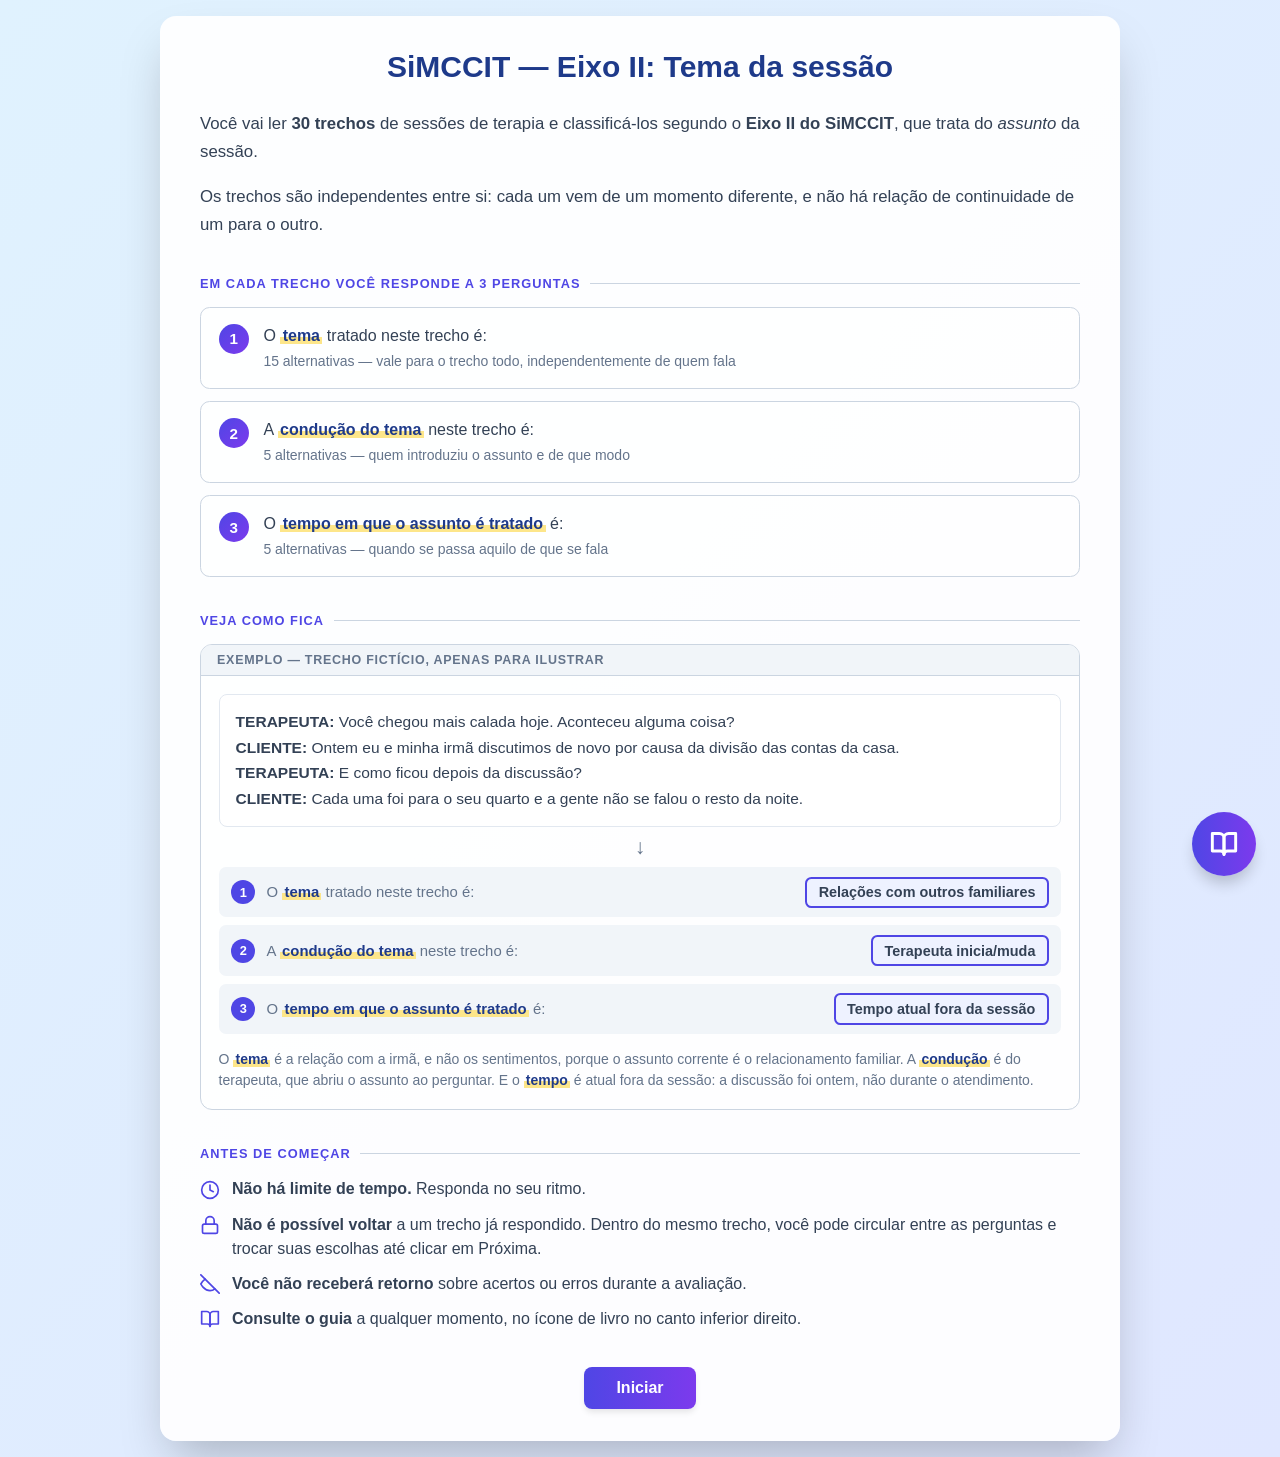
<file: Lara - Temas (Eixo 2)/avaliacao.html>
<!DOCTYPE html>
<html lang="pt-BR">
<head>
<meta charset="UTF-8">
<meta name="viewport" content="width=device-width, initial-scale=1.0">
<meta name="robots" content="noindex, nofollow">
<title>Avaliação — SiMCCIT</title>

<!--
================================================================================

   SiMCCIT — EIXO II  (projeto "Lara")  —  PILOTO

   Gerado a partir de Lara/Ensaios_Lara_Temas.xlsx e Lara/categorias.csv.
   30 ensaios. Guia com 25 verbetes em 3 abas.

   NOMES POR EXTENSO: nenhuma sigla ou abreviação aparece neste arquivo — nem
   nos botões, nem no guia, nem dentro das definições. As siglas existem apenas
   nos arquivos de apoio (categorias.csv, ordem_dos_ensaios.csv, planilha),
   para a análise.

   FONTES DE VERDADE
     Ensaios_Lara_Temas.xlsx  diálogos e os 3 gabaritos
     categorias.csv           definições dos 3 eixos, na ordem do manual
   Para mudar conteúdo, edite esses arquivos e regenere.

   TRÊS PERGUNTAS POR ENSAIO, em abas que dividem o mesmo espaço:
     1. Tema      Eixo II-1, tema da sessão          (15 alternativas)
     2. Condução  Eixo II-3, condução do tema        (5 alternativas)
     3. Tempo     Eixo II-2, tempo em que é tratado  (5 alternativas)
   "Próxima" só libera com as três respondidas.

   ORDEM DOS BOTÕES: FIXA em todos os ensaios e nas três perguntas, seguindo a
   sequência do manual. Como a posição é constante, Posicao_<id> no CSV não
   serve para estimar viés de posição.

   ATENÇÃO — GABARITO PROVISÓRIO DOS QUALIFICADORES
   Condução e Tempo foram atribuídos por julgamento automatizado, para PILOTO.
   Aguardam revisão da Lara.

   ORDEM DOS ENSAIOS: sorteada uma vez (semente 20261295) e FIXADA aqui.
   O campo "id" preserva a linha de origem na planilha.

   Para adaptar: role até "BLOCO EDITÁVEL" logo abaixo. É a única parte a mexer.
   Instruções completas de derivação estão no README.md da pasta principal.

================================================================================
-->

<script>
/* ============================================================================
   ██  BLOCO EDITÁVEL — INÍCIO  ███████████████████████████████████████████████

   Quatro seções, nesta ordem:
     1. CONFIG      — títulos e textos da sessão
     2. CATEGORIAS  — as alternativas principais E o conteúdo do guia
     3. DIMENSOES   — o que o participante responde em cada ensaio
     4. ENSAIOS     — os itens aplicados, na ordem

   MARCAÇÃO DISPONÍVEL NOS TEXTOS
     <br>                               quebra de linha
     <strong>texto</strong>             negrito
     <em>texto</em>                     itálico
     <span class="destaque">x</span>    realce amarelo
     <span class="destaque-a">x</span>  realce azul
     <span class="destaque-b">x</span>  realce verde
   ========================================================================= */


/* ---------------------------------------------------------------------------
   1. CONFIGURAÇÃO
   --------------------------------------------------------------------------- */

const CONFIG = {

  titulo: "SiMCCIT — Eixo II: Tema da sessão",

  // Embaralha a ordem dos botões dentro de cada dimensão, a cada ensaio.
  //   true  = a posição do botão não vira pista; permite medir viés de posição.
  //   false = ordem fixa em todos os ensaios, na sequência declarada em
  //           CATEGORIAS — use para espelhar a ordem do manual.
  embaralharOpcoes: false,

  // Exige que TODAS as dimensões sejam respondidas antes de liberar "Próxima".
  exigirResposta: true,

  mostrarProgresso: true,

  instrucoes: `
    <p>Você vai ler <strong>30 trechos</strong> de sessões de terapia e
    classificá-los segundo o <strong>Eixo II do SiMCCIT</strong>, que trata do
    <em>assunto</em> da sessão.</p>
    <p>Os trechos são independentes entre si: cada um vem de um momento
    diferente, e não há relação de continuidade de um para o outro.</p>
  `,

  // Miniatura mostrada na tela de instruções: um trecho FICTÍCIO com as
  // respostas certas já marcadas, só para o participante ver o formato.
  // As chaves de "respostas" são os id das DIMENSOES.
  exemplo: {
    enunciado: `<strong>T:</strong> E o que você fez depois disso?<br>
                <strong>C:</strong> Fiquei em casa o dia todo, não quis ver ninguém.`,
    respostas: { categoria: "Relato" },
    nota: `Neste exemplo, o cliente descreve o que aconteceu sem explicar por quê —
           por isso <strong>Relato</strong>, e não Relações.`
  },

  exemplo: {
    enunciado: `<strong>TERAPEUTA:</strong> Você chegou mais calada hoje. Aconteceu alguma coisa?<br>
                <strong>CLIENTE:</strong> Ontem eu e minha irmã discutimos de novo por causa da divisão das contas da casa.<br>
                <strong>TERAPEUTA:</strong> E como ficou depois da discussão?<br>
                <strong>CLIENTE:</strong> Cada uma foi para o seu quarto e a gente não se falou o resto da noite.`,
    respostas: {
      tema: "Relações com outros familiares",
      conducao: "Terapeuta inicia/muda",
      tempo: "Tempo atual fora da sessão"
    },
    nota: `O <span class="termo">tema</span> é a relação com a irmã, e não os sentimentos,
           porque o assunto corrente é o relacionamento familiar. A
           <span class="termo">condução</span> é do terapeuta, que abriu o assunto ao
           perguntar. E o <span class="termo">tempo</span> é atual fora da sessão: a
           discussão foi ontem, não durante o atendimento.`
  },

  encerramento: `
    <p>Suas respostas foram registradas. Obrigado por participar!</p>
  `
};


/* ---------------------------------------------------------------------------
   2. CATEGORIAS

   Esta lista tem DUAS funções ao mesmo tempo:
     - é o conjunto de alternativas da dimensão que usar opcoes: "CATEGORIAS";
     - é o conteúdo do guia de consulta.
   Por isso o "rotulo" precisa ser escrito uma vez só e usado tal e qual no
   gabarito dos ensaios.

   CAMPOS
     rotulo     (obrigatório) Texto do botão e título no guia.
     definicao  (obrigatório) Caracterização da categoria, exibida no guia.
     criterio   (opcional)    Critérios de inclusão/exclusão.
     exemplos   (opcional)    Lista de exemplos exibidos no guia.
     grupo      (opcional)    Cria abas no guia (ex.: "Terapeuta"/"Cliente").
                              Com um grupo só, ou nenhum, o guia não usa abas.
   --------------------------------------------------------------------------- */

const CATEGORIAS = [
 {
  "rotulo": "Relação terapêutica",
  "grupo": "Temas da sessão",
  "definicao": "O assunto corrente diz respeito a eventos que ocorreram dentro da sessão, na interação do cliente com o terapeuta, ou diz respeito a sentimentos ou impressões do cliente ou do terapeuta, um com relação ao outro."
 },
 {
  "rotulo": "Relações com cônjuge/parceiro",
  "grupo": "Temas da sessão",
  "definicao": "O assunto corrente diz respeito ao relacionamento do cliente fora da sessão que se refira a envolvimento afetivo amoroso com um parceiro/parceira, ou à busca de um parceiro/parceira, independentemente de haver correspondência por parte da outra pessoa. Pode envolver questões de relacionamento, tais como dificuldades de convivência, queixas, reclamações ou acusações, bem como qualquer tipo de interação – amigável ou não – com pessoas com as quais haja interesse amoroso por parte do cliente, ou com o(a) namorado(a), cônjuge ou companheiro(a).",
  "criterio": "Caso o interesse amoroso se refira ao terapeuta, deve ser categorizado o tema relação terapêutica."
 },
 {
  "rotulo": "Relações com filhos ou enteados",
  "grupo": "Temas da sessão",
  "definicao": "O assunto corrente diz respeito ao relacionamento do cliente, fora da sessão, com um filho ou enteado. Pode envolver questões de relacionamento, tais como dificuldades de convivência, queixas, reclamações ou acusações, orientação de pais, bem como o relato de qualquer tipo de interação – amigável ou não.",
  "criterio": "Caso assunto trate de dificuldades com o cônjuge/companheiro em razão de qualquer tipo de questão relacionada aos filhos ou enteados, dê preferência ao tema Relação com cônjuge/parceiro."
 },
 {
  "rotulo": "Relações com pais ou padrastos",
  "grupo": "Temas da sessão",
  "definicao": "O assunto corrente diz respeito ao relacionamento do cliente, fora da sessão, com pais ou padrastos. Pode envolver questões de relacionamento, tais como dificuldades de convivência, queixas, reclamações ou acusações, bem como qualquer tipo de interação – amigável ou não.",
  "criterio": "Caso assunto trate de dificuldades com o cônjuge/companheiro em razão de qualquer tipo de questão relacionada aos pais/padrastos, dê preferência ao tema Relação com cônjuge/parceiro."
 },
 {
  "rotulo": "Relações com outros familiares",
  "grupo": "Temas da sessão",
  "definicao": "O assunto corrente diz respeito ao relacionamento do cliente com familiares. Pode envolver dificuldades de convivência, queixas, reclamações ou acusações, bem como qualquer tipo de interação – amigável ou não – com familiares, que não o cônjuge/ companheiro.",
  "criterio": "Caso o assunto trate de dificuldades com o cônjuge/companheiro em razão de qualquer tipo de questão relacionada aos familiares, dê preferência ao tema Relação com cônjuge/parceiro."
 },
 {
  "rotulo": "Trabalho, estudo e/ou carreira",
  "grupo": "Temas da sessão",
  "definicao": "O assunto corrente diz respeito a questões do cliente relacionadas a trabalho, estudo ou carreira, tanto no que se refere a projetos, decisões, dúvidas, planejamento, problemas de trabalho ou estudo, dificuldades de relacionamento interpessoal que interferem no trabalho ou estudo ou relacionamentos com colegas de trabalho que têm implicações diretas (implicações sugeridas no relato presente do cliente) no trabalho ou estudo.",
  "criterio": "a. Quando o assunto se refere a envolvimento afetivo amoroso com qualquer pessoa do trabalho, independentemente de haver correspondência por parte desta, deve ser categorizado o tema Relações com cônjuge/parceiro. b. Quando o tema se refere a algum familiar ou cônjuge/companheiro(a) com o qual o cliente vivencia relações de trabalho ou estudo, é categorizado o tema Trabalho, estudo e/ou carreira apenas quando o assunto em questão disser respeito exclusivamente ao desenvolvimento do trabalho ou estudo; caso contrário, é categorizado o tema correspondente – Relações familiares ou Relações com cônjuge/parceiro (Rel cônjuge ). Na dúvida, dê prioridade a essas categorias."
 },
 {
  "rotulo": "Religião",
  "grupo": "Temas da sessão",
  "definicao": "O assunto corrente diz respeito a questões do cliente relacionadas ao seu engajamento em uma determinada crença ou grupo religioso, no que se refere tanto a atividades, cultos, crenças, dúvidas, problemas, quanto a dificuldades de relacionamento interpessoal relacionadas às atividades religiosas (relação sugerida no relato presente do cliente).",
  "criterio": "a. Quando o assunto se refere a envolvimento afetivo amoroso com qualquer pessoa do grupo religioso, independentemente de haver correspondência por parte da outra pessoa, deve ser categorizado o tema Relações com cônjuge/ parceiro. b. Quando o tema se refere a algum familiar ou cônjuge/companheiro(a) com o qual o cliente vivencia atividades religiosas, é categorizado o tema Religião apenas quando o assunto em questão diz respeito exclusivamente ao desenvolvimento da atividade religiosa; caso contrário, é categorizado o tema correspondente – Relações familiares ou Relações com cônjuge/ parceiro (Rel cônjuge ). Na dúvida, dê prioridade a essas categorias."
 },
 {
  "rotulo": "Relações interpessoais",
  "grupo": "Temas da sessão",
  "definicao": "O assunto corrente diz respeito ao relacionamento do cliente com pessoas com as quais ele convive fora da sessão, à exceção da família, relações amorosas e relações profissionais. Pode envolver dificuldades de convivência, queixas, reclamações ou acusações, bem como qualquer tipo de interação – amigável ou não – com outras pessoas, que não o terapeuta, família ou cônjuge/companheiro ou relações de trabalho.",
  "criterio": "a. São categorizadas aqui apenas relações interpessoais que não se encaixam em nenhuma das categorias interpessoais anteriores. b. Quando o assunto se refere a qualquer tipo de envolvimento afetivo que sugira interesse amoroso ou relações sexuais consentidas, mesmo que não haja efetivamente um relacionamento, deve ser categorizado o tema Relações com cônjuge/parceiro. c. Quando o assunto se refere a questões de relacionamento com pessoas de trabalho ou estudo, mas sem relação direta com o trabalho ou estudo, categoriza-se o tema Relações Interpessoais. d. Quando o assunto se refere a questões de relacionamento com pessoas de grupo religioso, mas sem relação direta com a atividade religiosa, categoriza-se o tema Relações Interpessoais."
 },
 {
  "rotulo": "Sentimentos em geral, julgamentos ou tendências a ação",
  "grupo": "Temas da sessão",
  "definicao": "O assunto corrente diz respeito a sentimentos experimentados pelo cliente e eventos a eles relacionados.",
  "criterio": "a. Deve ser classificado esse tema apenas quando o foco principal da interação é o sentimento propriamente dito, e não quando um sentimento é citado ou relatado como parte de uma descrição relacionada ao terapeuta, outras pessoas ou queixas psiquiátricas. b. A simples menção de um sentimento do cliente ou o relato de um sentimento relacionado a algum evento não são suficientes para sua categorização nesse tema, devendo ser utilizada a categoria correspondente ao evento em questão. Na dúvida, dê prioridade a outras categorias. c. O tema Sentimentos em geral, julgamentos ou tendências a ação geralmente apresenta algum termo que se refira direta ou indiretamente a um estado emocional ou motivacional e/ou um julgamento ou avaliação. O Esquema básico de palavras emocionais, adaptado de Shaver et al. (1987) e readaptado por Brandão (2003), apresentado na Tabela 8, sugere alguns termos que podem referir-se a estados emocionais.<br><br><strong>Tabela 8 — Esquema básico de palavras emocionais, adaptado de Shaver et al. (1987) por Brandão (2003)</strong><br><em>Amor:</em> adoração; afeição; amar; apreciação; atração; carinho; compaixão; desejo; estimular; gamado, louco de paixão; gostar; luxúria, desejo ardente; paixão; prazeroso; proteção; sentimentalidade; ser cuidado por; ternura; vontade.<br><em>Raiva:</em> abominação; agitação; amargura; aversão; ciúmes; desdenho; desgostar (não gostar); desprezo; exaltação; exasperação; feroz; frustração; fúria; hostilidade; incomodado; inveja; ira; irritação; ódio; raiva; rancor; repugnação; resmungar; ressentimento; ser rabugento; ser zangado; tormento; ultrajar; vingança.<br><em>Alegria:</em> alegria; alívio; ânsia; bem-estar; contentamento; deleite; distração (prazer); ditoso; diversão; elação; emoção; encanto; enfeitiçada; enlevo; entusiasmo; entusiasmo; esperança; euforia; excitação; êxito; êxtase; exultar; felicidade; gozo; jovialidade; júbilo; orgulho; otimismo; prazer; relaxado; satisfação; sentir-se melhor; sortudo (feliz); ventura; zelo.<br><em>Tristeza:</em> agonia; abatido; alienação; angústia; arrasado; chateado; chocado; compaixão; depressão; derrota; desagrado; desanimado; desapontado; desesperança; desespero; desgostoso; desgraçado; doloroso; estar na escuridão/tristeza profunda; fracassado; infelicidade; isolado; machucado; melancolia; miséria; negligenciado; pena; pesar; rejeição; ruim (estar ruim/estar mal); saudade; sofrimento; solidão; tristeza.<br><em>Medo:</em> alarmado; ansiedade; apreensão; assustado; choque; confuso; desgosto; histeria; horror; intranquilidade; medo; nervosismo; pânico; pavor; pesaroso; preocupado; tensão; terror.<br><em>Culpa/vergonha:</em> embaraçado; arrependimento; culpado; humilhado; inseguro; insultado; remorso; vergonha; constrangido; deslocado."
 },
 {
  "rotulo": "Questões existenciais",
  "grupo": "Temas da sessão",
  "definicao": "O assunto em pauta diz respeito a questões do cliente sobre a existência, sobre o sentido de determinadas experiências ou da própria vida. Assuntos de natureza filosófica ou existencial, em geral, devem ser categorizados nessa temática.",
  "criterio": "Essa categoria deve ser utilizada apenas quando o assunto se refere explicitamente a temas de natureza existencial. Na dúvida, dê prioridade a outras categorias temáticas."
 },
 {
  "rotulo": "Eventos traumáticos",
  "grupo": "Temas da sessão",
  "definicao": "O assunto corrente diz respeito a eventos experimentados pelo cliente como traumáticos, em especial a situações de violência, eventos que implicaram risco sério de morte ou lesão, perda de entes queridos, ameaça séria à sua integridade física ou emocional ou eventos a eles relacionados.",
  "criterio": "Deve ser classificado esse tema apenas quando o foco principal da conversação é o evento propriamente dito ou suas decorrências, e não quando o evento é citado ou relatado como parte de uma descrição de outros eventos. Na dúvida, dê prioridade a outras categorias."
 },
 {
  "rotulo": "Atividade de fantasia ou jogo",
  "grupo": "Temas da sessão",
  "definicao": "O assunto em curso trata de eventos que ocorrem durante uma atividade lúdica, de viagem de fantasia, role-playing, desenho ou qualquer atividade que envolva arte ou fantasia como recursos terapêuticos.",
  "criterio": "Atividades de fantasia ou jogo deve ser categorizado durante a atividade propriamente dita e/ou a qualquer momento em que o assunto tratado na interação terapêutica se refira diretamente a uma atividade ou jogo realizado ou a ser realizado."
 },
 {
  "rotulo": "Desenvolvimento de técnicas/procedimentos ou entrevistas padronizados",
  "grupo": "Temas da sessão",
  "definicao": "O assunto em curso trata de eventos que ocorrem durante a aplicação de uma técnica ou procedimento padronizado (com exceção de viagens de fantasia, role- playing, desenho ou qualquer atividade que envolva arte ou fantasia como recursos terapêuticos) ou ainda durante a aplicação de entrevistas ou de escalas de avaliação padronizadas.",
  "criterio": "A categorização nesse tema deve ser feita apenas durante a aplicação ou desenvolvimento da técnica ou entrevista, ou quando da apresentação do resultado de alguma avaliação por parte do terapeuta decorrente desses procedimentos ou escalas/ entrevistas. Qualquer outro momento em que o terapeuta ou o cliente se refiram a essas técnicas ou procedimentos deve ser categorizado no tema correspondente da conversação. Na dúvida, dê prioridade a outras categorias."
 },
 {
  "rotulo": "Queixas psiquiátricas e sintomas médicos",
  "grupo": "Temas da sessão",
  "definicao": "O assunto corrente diz respeito a (a) desconforto físico, descontentamento, desprazer ou dor relacionados a problemas de saúde – doenças ou sintomas físicos, estímulos interoceptivos ou proprioceptivos – incluindo a descrição de procedimentos médicos relacionados; (b) sintomas relacionados a quadros psiquiátricos, bem como tratamentos e procedimentos médicos e psicológicos, medicação, além de procedimentos tomados pelo paciente, familiares ou outros em situações de crise.",
  "criterio": "A categorização nesse tema deve ser feita apenas quando esse é o foco principal da conversação. Qualquer outro momento em que o terapeuta ou o cliente se refiram a essas queixas, sintomas ou diagnóstico, deve ser categorizado o tema correspondente da conversação. Na dúvida, dê prioridade a outras categorias."
 },
 {
  "rotulo": "Outros temas",
  "grupo": "Temas da sessão",
  "definicao": "Essa categoria é utilizada quando não é possível identificar o tema principal da conversação ou quando o tema em curso não se refere a nenhum dos previstos anteriormente."
 },
 {
  "rotulo": "Terapeuta inicia/muda",
  "grupo": "Condução do tema",
  "definicao": "O terapeuta introduz um assunto novo. Inclui episódios em que o terapeuta inicia assunto após finalização do assunto anterior, com ou sem um período de silêncio intermediário, ou episódios em que ele muda de assunto, quando o tema em discussão anterior ainda não havia sido encerrado, seja por meio de verbalizações explícitas solicitando a mudança de assunto, seja pela introdução de outro tema não derivado do anterior."
 },
 {
  "rotulo": "Cliente inicia/muda",
  "grupo": "Condução do tema",
  "definicao": "O cliente introduz um assunto novo. Inclui episódios em que o cliente inicia assunto após finalização do assunto anterior, com ou sem um período de silêncio intermediário, ou episódios em que ele muda de assunto, quando o tema em discussão anterior ainda não havia sido encerrado, seja por meio de verbalizações explícitas solicitando a mudança de assunto, seja pela introdução de outro tema não derivado do anterior."
 },
 {
  "rotulo": "Terapeuta deriva",
  "grupo": "Condução do tema",
  "definicao": "Terapeuta muda o assunto por derivação do tema que estava em curso anteriormente. O novo tema inserido pelo participante deve ter uma relação explícita com o tema tratado anteriormente.",
  "criterio": "Comumente, a derivação pode se iniciar com expressões como “isso me lembra aquele episódio...”, “falando nisso...”."
 },
 {
  "rotulo": "Cliente deriva",
  "grupo": "Condução do tema",
  "definicao": "O cliente muda o assunto por derivação do tema que estava em curso anteriormente. Inclui episódios em que é explícita a relação entre o tema tratado anteriormente e o tema novo inserido."
 },
 {
  "rotulo": "Continuidade do tema",
  "grupo": "Condução do tema",
  "definicao": "Categorizado em casos em que a inserção de uma nova categoria de tema ocorreu por mudança de enfoque no tempo, mas não há mudança de tema da sessão."
 },
 {
  "rotulo": "Aqui e agora na sessão",
  "grupo": "Tempo",
  "definicao": "O assunto em curso trata de eventos que estão ocorrendo no momento da sessão, na interação terapêutica ou em qualquer evento presente no momento da sessão."
 },
 {
  "rotulo": "Tempo atual fora da sessão",
  "grupo": "Tempo",
  "definicao": "O assunto em curso é tratado em tempo presente e se refere a eventos ocorridos na semana do cliente ou eventos recentes tratados pelo cliente e/ou pelo terapeuta no tempo presente. Assuntos tratados como “semana passada” ou “esses dias” são considerados como Tempo atual fora da sessão."
 },
 {
  "rotulo": "Tempo passado",
  "grupo": "Tempo",
  "definicao": "O assunto em curso se refere a eventos tratados pelo terapeuta e/ou pelo cliente no tempo passado, com exceção de relatos de eventos recentes (ocorridos nas semanas anteriores do relato).",
  "criterio": "Na dúvida entre Presente ou Passado, categorize Presente."
 },
 {
  "rotulo": "Tempo futuro",
  "grupo": "Tempo",
  "definicao": "O assunto em curso refere-se a eventos tratados pelo terapeuta e/ou pelo cliente no tempo futuro. Podem referir-se a projetos, planejamento, fantasias, questões existenciais, desde que sejam eventos que ainda não ocorreram."
 },
 {
  "rotulo": "Outros",
  "grupo": "Tempo",
  "definicao": "O assunto em curso se refere a um tempo não previsto nas categorias anteriores."
 }
];


/* ---------------------------------------------------------------------------
   3. DIMENSÕES

   Cada dimensão é UMA pergunta respondida em TODO ensaio. A maioria dos
   projetos tem uma só (a categoria). Eixos com qualificadores têm mais — por
   exemplo, categoria + quem iniciou o assunto.

   As dimensões viram ABAS que dividem o mesmo espaço abaixo do enunciado, na
   ordem declarada aqui. O enunciado fica visível o tempo todo. Ao responder,
   o app pula sozinho para a próxima pergunta pendente; respondidas todas, ele
   fica parado para o participante poder revisar. "Próxima" só libera com as
   TRÊS respondidas (com CONFIG.exigirResposta).

   Circular entre abas e trocar respostas é permitido até confirmar o ensaio —
   o que não é permitido é voltar a um ensaio já confirmado.

   Cada dimensão tem sua própria latência no CSV (Latencia_<id>): o tempo
   acumulado com aquela aba aberta. Latencia_total_s é o ensaio inteiro.

   CAMPOS
     id             (obrigatório) Identificador curto, sem espaços nem acentos.
                                  Vira nome de coluna no CSV: Escolha_<id>,
                                  Gabarito_<id>, Resultado_<id>, Posicao_<id>.
     pergunta       (obrigatório) Texto da pergunta. Aceita HTML.
     opcoes         (obrigatório) Uma das três formas:
                                    ["A", "B"]           lista literal
                                    "CATEGORIAS"          todos os rótulos da seção 2
                                    { grupo: "Tempo" }    só as categorias desse
                                                          grupo — use quando o
                                                          projeto tiver mais de um
                                                          conjunto de alternativas
     larguraMinima  (opcional)    Largura mínima de cada botão. Menor = mais
                                  colunas. Padrão "15rem".
     altura         (opcional)    Altura fixa dos botões desta dimensão.
                                  Padrão "4.75rem". Todos os botões ficam com
                                  exatamente este tamanho, e a letra encolhe
                                  sozinha até o texto mais longo caber.
     rotuloAba      (opcional)    Nome curto da aba (ex.: "Tema"). Padrão: o id.
     ajuda          (opcional)    Frase curta exibida no cartão das instruções.
     embaralhar     (opcional)    true/false só nesta dimensão. Use false quando
                                  a ordem for significativa (ex.: escalas).
   --------------------------------------------------------------------------- */

const DIMENSOES = [
 {
  "id": "tema",
  "rotuloAba": "Tema",
  "pergunta": "O <span class=\"termo\">tema</span> tratado neste trecho é:",
  "ajuda": "vale para o trecho todo, independentemente de quem fala",
  "opcoes": {
   "grupo": "Temas da sessão"
  },
  "larguraMinima": "17rem",
  "altura": "4.5rem"
 },
 {
  "id": "conducao",
  "rotuloAba": "Condução",
  "pergunta": "A <span class=\"termo\">condução do tema</span> neste trecho é:",
  "ajuda": "quem introduziu o assunto e de que modo",
  "opcoes": {
   "grupo": "Condução do tema"
  },
  "larguraMinima": "14rem",
  "altura": "3.5rem"
 },
 {
  "id": "tempo",
  "rotuloAba": "Tempo",
  "pergunta": "O <span class=\"termo\">tempo em que o assunto é tratado</span> é:",
  "ajuda": "quando se passa aquilo de que se fala",
  "opcoes": {
   "grupo": "Tempo"
  },
  "larguraMinima": "14rem",
  "altura": "3.5rem"
 }
];


/* ---------------------------------------------------------------------------
   4. ENSAIOS

   Aplicados na ordem em que aparecem. Separe cada um com vírgula.

   CAMPOS
     id         (obrigatório) Código único, vai para o relatório.
     enunciado  (obrigatório) O material apresentado. Aceita HTML.
     gabarito   (obrigatório) Com UMA dimensão, basta o texto da resposta certa.
                              Com VÁRIAS, um objeto com uma chave por dimensão:
                                gabarito: { categoria: "Relato", iniciou: "Cliente" }
                              Omita uma chave para não corrigir aquela dimensão.
     opcoes     (opcional)    Sobrepõe as alternativas neste ensaio. Objeto com
                              uma chave por dimensão. Use só em ensaios atípicos.
   --------------------------------------------------------------------------- */

const ENSAIOS = [
 {
  "id": "L12",
  "enunciado": "<strong>TERAPEUTA:</strong> Percebi uma coisa enquanto você contava essa situação com sua chefe agora.<br><strong>CLIENTE:</strong> O quê?<br><strong>TERAPEUTA:</strong> Você conseguiu descrever tudo com calma, sem se culpar excessivamente, mesmo sendo um episódio difícil. Isso é diferente de como você costumava trazer esses relatos aqui.<br><strong>CLIENTE:</strong> Nossa, nem tinha reparado nisso. Eu ainda acho que evito bastante coisa, mas é bom ouvir isso.<br><strong>TERAPEUTA:</strong> É perceptível, sim. Isso tem feito diferença no nosso trabalho aqui.",
  "gabarito": {
   "tema": "Relação terapêutica",
   "conducao": "Terapeuta deriva",
   "tempo": "Aqui e agora na sessão"
  }
 },
 {
  "id": "L29",
  "enunciado": "<strong>CLIENTE:</strong> Sabe, essa semana eu passei bastante tempo escolhendo azulejo pra reforma da cozinha lá de casa.<br><strong>TERAPEUTA:</strong> Como está sendo esse processo pra você?<br><strong>CLIENTE:</strong> Divertido, na verdade. Fico horas vendo catálogo, comparando cor de bancada, esse tipo de coisa. É bom ter algo assim pra pensar que não seja trabalho ou problema.<br><strong>TERAPEUTA:</strong> Parece que essa atividade tem trazido um respiro pra você.<br><strong>CLIENTE:</strong> Exatamente. Nem tem muito o que analisar, é só um gostinho bom de organizar as coisas.",
  "gabarito": {
   "tema": "Outros temas",
   "conducao": "Cliente inicia/muda",
   "tempo": "Tempo atual fora da sessão"
  }
 },
 {
  "id": "L23",
  "enunciado": "<strong>CLIENTE:</strong> Ultimamente eu fico pensando muito sobre o que realmente significa viver, sabe? Tipo, eu acordo, trabalho, durmo, e não sei mais se isso é viver de verdade.<br><strong>TERAPEUTA:</strong> O que te fez começar a pensar nisso com mais intensidade?<br><strong>CLIENTE:</strong> Acho que foi depois da morte do meu avô. Vi que a vida dele foi basicamente trabalho e rotina, e isso me assustou, porque a minha está parecida.<br><strong>TERAPEUTA:</strong> E o que seria, pra você, uma vida que fizesse mais sentido?<br><strong>CLIENTE:</strong> Não sei ao certo. Só sei que não é essa repetição de dias iguais que eu tenho vivido.",
  "gabarito": {
   "tema": "Questões existenciais",
   "conducao": "Cliente inicia/muda",
   "tempo": "Tempo atual fora da sessão"
  }
 },
 {
  "id": "L27",
  "enunciado": "<strong>TERAPEUTA:</strong> Vamos fazer aquele questionário que eu tinha comentado, o BDI, pra vermos como você está nesse período. Pode ser agora?<br><strong>CLIENTE:</strong> Pode. É tipo aquele outro que já respondi antes?<br><strong>TERAPEUTA:</strong> Isso, o formato é parecido. Vou ler cada grupo de frases e você escolhe a que mais representa como você tem se sentido na última semana.<br><strong>CLIENTE:</strong> Pode ler a primeira.<br><strong>TERAPEUTA:</strong> \"Não me sinto triste\", \"Sinto-me triste\", \"Sinto-me triste o tempo todo e não consigo sair disso\", \"Estou tão triste ou infeliz que não consigo suportar\".<br><strong>CLIENTE:</strong> Acho que a segunda descreve melhor como tenho estado.",
  "gabarito": {
   "tema": "Desenvolvimento de técnicas/procedimentos ou entrevistas padronizados",
   "conducao": "Terapeuta inicia/muda",
   "tempo": "Aqui e agora na sessão"
  }
 },
 {
  "id": "L26",
  "enunciado": "<strong>CLIENTE:</strong> Trouxe o desenho que você pediu na sessão passada, sobre como eu vejo minha família.<br><strong>TERAPEUTA:</strong> Vamos olhar juntos. Me conta o que você desenhou aqui.<br><strong>CLIENTE:</strong> Desenhei minha mãe bem grande no centro, e eu bem pequeno num canto, quase saindo da folha.<br><strong>TERAPEUTA:</strong> O que te fez desenhar dessa forma, com esse tamanho e essa posição?<br><strong>CLIENTE:</strong> Acho que é assim que eu me sinto em casa, meio apagado perto dela, que sempre domina tudo.<br><strong>TERAPEUTA:</strong> E o seu pai, onde ele está no desenho?<br><strong>CLIENTE:</strong> Nem coloquei ele. Acho que nem me ocorreu, de tão ausente que ele é no dia a dia.",
  "gabarito": {
   "tema": "Atividade de fantasia ou jogo",
   "conducao": "Cliente inicia/muda",
   "tempo": "Aqui e agora na sessão"
  }
 },
 {
  "id": "L22",
  "enunciado": "<strong>CLIENTE:</strong> Saí da entrevista de emprego com uma frustração enorme, sabia que não tinha ido bem antes mesmo do resultado.<br><strong>TERAPEUTA:</strong> O que você sentiu durante a entrevista?<br><strong>CLIENTE:</strong> Uma trava na hora de responder as perguntas técnicas, mesmo sabendo o conteúdo. Depois fiquei remoendo cada resposta ruim que dei, o dia inteiro.<br><strong>TERAPEUTA:</strong> Essa sensação de frustração ainda está presente agora, enquanto conversamos?<br><strong>CLIENTE:</strong> Um pouco menos, mas ainda incomoda. É como se eu tivesse perdido uma chance que talvez não volte tão cedo.",
  "gabarito": {
   "tema": "Sentimentos em geral, julgamentos ou tendências a ação",
   "conducao": "Cliente inicia/muda",
   "tempo": "Tempo atual fora da sessão"
  }
 },
 {
  "id": "L04",
  "enunciado": "<strong>CLIENTE:</strong> Não sei nem como começar... a Bia conversou comigo no fim de semana e disse que está namorando uma menina da escola.<br><strong>TERAPEUTA:</strong> Como foi pra você receber isso dela?<br><strong>CLIENTE:</strong> Foi surpresa, mas não foi ruim, sabe? O problema é que agora ela me pediu pra eu contar pro pai dela, porque tem medo da reação dele, e eu não sei se esse é meu lugar.<br><strong>TERAPEUTA:</strong> O que te deixa em dúvida sobre assumir esse papel?<br><strong>CLIENTE:</strong> Eu não sou mãe biológica dela, mas fui eu que ela procurou primeiro, não o pai. Isso me deixa numa posição estranha dentro de casa, como se eu tivesse que escolher um lado antes mesmo de ele saber.<br><strong>TERAPEUTA:</strong> Parece que essa confiança que ela depositou em você também trouxe um peso extra.<br><strong>CLIENTE:</strong> Exatamente. Fico feliz que ela confiou em mim, mas ao mesmo tempo com medo de que isso vire uma confusão entre eu e o pai dela.",
  "gabarito": {
   "tema": "Relações com filhos ou enteados",
   "conducao": "Cliente inicia/muda",
   "tempo": "Tempo atual fora da sessão"
  }
 },
 {
  "id": "L09",
  "enunciado": "<strong>TERAPEUTA:</strong> Você tinha comentado que ia começar a tomar o novo antidepressivo essa semana. Como foi?<br><strong>CLIENTE:</strong> Comecei terça-feira, mas desde então ando com uma boca seca horrível e uma sonolência que não passa nem tomando café.<br><strong>TERAPEUTA:</strong> Isso tem atrapalhado seu dia a dia?<br><strong>CLIENTE:</strong> Bastante. Ontem quase dormi numa reunião de trabalho, tive que beliscar minha própria perna pra me manter acordada. E a boca seca me incomoda a noite toda, acordo várias vezes pra beber água.<br><strong>TERAPEUTA:</strong> Você chegou a falar isso com o psiquiatra?<br><strong>CLIENTE:</strong> Ainda não, a consulta de retorno só é daqui a duas semanas. Fico na dúvida se aguento até lá ou se ligo pedindo pra adiantar.",
  "gabarito": {
   "tema": "Queixas psiquiátricas e sintomas médicos",
   "conducao": "Terapeuta inicia/muda",
   "tempo": "Tempo atual fora da sessão"
  }
 },
 {
  "id": "L01",
  "enunciado": "<strong>CLIENTE:</strong> Hoje a coordenadora me chamou de novo por causa das faltas. Disse que se eu faltar mais uma vez na aula de história vou ficar de recuperação.<br><strong>TERAPEUTA:</strong> E como foi ouvir isso dela?<br><strong>CLIENTE:</strong> Não sei... dá uma raiva, porque não é que eu não queira ir, é que eu não aguento mais ficar sentado numa sala com o professor de história me zoando toda aula na frente da turma.<br><strong>TERAPEUTA:</strong> Ele tem feito isso com frequência?<br><strong>CLIENTE:</strong> Toda aula ele arruma um jeito de falar que eu não presto atenção, que eu vou repetir de ano de novo... Aí eu prefiro matar aula do que ouvir isso de novo",
  "gabarito": {
   "tema": "Trabalho, estudo e/ou carreira",
   "conducao": "Cliente inicia/muda",
   "tempo": "Tempo atual fora da sessão"
  }
 },
 {
  "id": "L05",
  "enunciado": "<strong>CLIENTE:</strong> Tive o sonho de novo essa semana. Já é a terceira vez.<br><strong>TERAPEUTA:</strong> Como foi dessa vez?<br><strong>CLIENTE:</strong> Igual sempre... eu vejo os faróis vindo na contramão, tento desviar, mas nunca consigo. Aí eu acordo antes da batida, com o coração disparado.<br><strong>TERAPEUTA:</strong> E depois que você acorda, como fica o resto da noite?<br><strong>CLIENTE:</strong> Não durmo mais. Fico deitada olhando pro teto, com aquela sensação de que o carro ainda vai bater, mesmo sabendo que é só um sonho. Às vezes eu nem lembro direito do acidente de verdade, só desses sonhos.<br><strong>TERAPEUTA:</strong> Você mencionou não lembrar bem do acidente em si. Isso tem te incomodado, essa lacuna na memória?<br><strong>CLIENTE:</strong> Um pouco. Tem partes que eu simplesmente não consigo acessar, e não sei se é melhor assim ou se eu deveria tentar lembrar.",
  "gabarito": {
   "tema": "Eventos traumáticos",
   "conducao": "Cliente inicia/muda",
   "tempo": "Tempo atual fora da sessão"
  }
 },
 {
  "id": "L11",
  "enunciado": "<strong>CLIENTE:</strong> Antes de começar, eu queria falar uma coisa. Semana passada, quando liguei desesperada, você conseguiu me encaixar mesmo sem ser dia de sessão. Isso significou muito pra mim.<br><strong>TERAPEUTA:</strong> Fico feliz que tenha ajudado. Como você está se sentindo hoje, depois daquele momento?<br><strong>CLIENTE:</strong> Bem melhor. Mas queria mesmo dizer isso, porque às vezes eu esqueço de reconhecer as coisas boas, e aquilo foi importante.<br><strong>TERAPEUTA:</strong> Obrigada por compartilhar isso comigo.",
  "gabarito": {
   "tema": "Relação terapêutica",
   "conducao": "Cliente inicia/muda",
   "tempo": "Tempo atual fora da sessão"
  }
 },
 {
  "id": "L15",
  "enunciado": "<strong>TERAPEUTA:</strong> Você está mais quieto que o normal hoje, com os braços cruzados desde que sentou.<br><strong>CLIENTE:</strong> É que descobri que meu padrasto entrou no meu quarto e mexeu nas minhas coisas enquanto eu estava na escola.<br><strong>TERAPEUTA:</strong> Como você percebeu isso?<br><strong>CLIENTE:</strong> Minhas gavetas estavam fora de ordem, e ele comentou algo que só podia saber se tivesse lido meu caderno. Fiquei com muita raiva, mas não falei nada na hora.<br><strong>TERAPEUTA:</strong> Você pretende conversar com ele sobre isso?<br><strong>CLIENTE:</strong> Não sei se vale a pena. Ele sempre acha que tem o direito de fazer isso porque mora com a gente há anos.",
  "gabarito": {
   "tema": "Relações com pais ou padrastos",
   "conducao": "Terapeuta inicia/muda",
   "tempo": "Tempo atual fora da sessão"
  }
 },
 {
  "id": "L14",
  "enunciado": "<strong>TERAPEUTA:</strong> Você chegou hoje com uma cara diferente. Tem algo específico rodando na sua cabeça?<br><strong>CLIENTE:</strong> Tem sim... tenho pensado seriamente em pedir o divórcio. Já não é só uma ideia passageira, tenho pensado nisso quase todo dia.<br><strong>TERAPEUTA:</strong> O que mudou pra essa ideia se tornar mais concreta?<br><strong>CLIENTE:</strong> Acho que cansei de esperar as coisas melhorarem sozinhas. A gente vive como colegas de casa há muito tempo, sem brigar, mas também sem nada de verdade entre a gente.<br><strong>TERAPEUTA:</strong> Você já conversou com ele sobre esse sentimento?<br><strong>CLIENTE:</strong> Ainda não. Tenho medo de falar e não ter volta.",
  "gabarito": {
   "tema": "Relações com cônjuge/parceiro",
   "conducao": "Terapeuta inicia/muda",
   "tempo": "Tempo futuro"
  }
 },
 {
  "id": "L19",
  "enunciado": "<strong>CLIENTE:</strong> No fim de semana fui num centro de umbanda pela primeira vez, minha colega de trabalho me convidou.<br><strong>TERAPEUTA:</strong> Como foi essa experiência pra você?<br><strong>CLIENTE:</strong> Estranha, mas de um jeito bom. Fiquei impressionada com os cânticos e o ambiente, mas também meio perdida, porque não sabia bem o que fazer ou como me comportar.<br><strong>TERAPEUTA:</strong> O que ficou mais forte dessa vivência?<br><strong>CLIENTE:</strong> Uma sensação de acolhimento que eu não esperava. Não sei se vou voltar, mas fiquei pensando bastante nisso essa semana.",
  "gabarito": {
   "tema": "Religião",
   "conducao": "Cliente inicia/muda",
   "tempo": "Tempo atual fora da sessão"
  }
 },
 {
  "id": "L18",
  "enunciado": "<strong>CLIENTE:</strong> Minha prima Juliana me mandou uma mensagem enorme me acusando de ter comentado coisas sobre ela pra família toda.<br><strong>TERAPEUTA:</strong> E isso é verdade?<br><strong>CLIENTE:</strong> Não do jeito que ela colocou. Eu só comentei com minha mãe uma preocupação, mas ela distorceu tudo e agora todo mundo da família está tomando partido dela.<br><strong>TERAPEUTA:</strong> Como você está lidando com essa situação?<br><strong>CLIENTE:</strong> Estou exausta. Já é a terceira vez em dois anos que isso acontece entre a gente, sempre a mesma dinâmica de mal-entendido virando briga de família inteira.",
  "gabarito": {
   "tema": "Relações com outros familiares",
   "conducao": "Cliente inicia/muda",
   "tempo": "Tempo atual fora da sessão"
  }
 },
 {
  "id": "L25",
  "enunciado": "<strong>TERAPEUTA:</strong> Vamos fazer aquele exercício que combinamos. Imagine que eu sou seu chefe pedindo pra você ficar até mais tarde de novo. Como você responderia?<br><strong>CLIENTE:</strong> Tá bom... [pausa] Eu ia falar \"hoje não posso, já tenho compromisso marcado.\"<br><strong>TERAPEUTA:</strong> Agora insista comigo, como se eu fosse pressionar você a ficar mesmo assim.<br><strong>CLIENTE:</strong> Entendo que seja importante, mas realmente não posso hoje. Podemos resolver isso amanhã cedo?<br><strong>TERAPEUTA:</strong> Como foi pra você falar isso, mesmo em uma simulação?<br><strong>CLIENTE:</strong> Estranho, mas menos difícil do que eu imaginava. Na vida real acho que eu gaguejaria bem mais.",
  "gabarito": {
   "tema": "Atividade de fantasia ou jogo",
   "conducao": "Terapeuta inicia/muda",
   "tempo": "Aqui e agora na sessão"
  }
 },
 {
  "id": "L07",
  "enunciado": "<strong>CLIENTE:</strong> Sábado eu fui numa festa de aniversário, reencontrei um grupo de amigas do colégio que eu não via fazia uns dez anos.<br><strong>TERAPEUTA:</strong> Como foi esse reencontro?<br><strong>CLIENTE:</strong> Estranho no começo, mas depois foi ficando bom. Só que teve uma hora que a Renata comentou \"nossa, você sumiu, achei que tinha nos esquecido\", e isso me incomodou o resto da noite.<br><strong>TERAPEUTA:</strong> O que exatamente incomodou nesse comentário dela?<br><strong>CLIENTE:</strong> Não sei se foi cobrança ou brincadeira. Fiquei tentando decifrar o tom o tempo todo, ao invés de aproveitar a festa, e no fim voltei pra casa mais cansada do que se tivesse ficado no sofá.",
  "gabarito": {
   "tema": "Relações interpessoais",
   "conducao": "Cliente inicia/muda",
   "tempo": "Tempo atual fora da sessão"
  }
 },
 {
  "id": "L03",
  "enunciado": "<strong>TERAPEUTA:</strong> Você chegou hoje parecendo mais cansada que o normal. Aconteceu alguma coisa?<br><strong>CLIENTE:</strong> Tive mais uma briga feia com o Lucas ontem à noite. Ele chegou passado da hora que combinamos e quando fui falar alguma coisa ele simplesmente subiu e bateu a porta do quarto.<br><strong>TERAPEUTA:</strong> E o que aconteceu depois que ele bateu a porta?<br><strong>CLIENTE:</strong> Fiquei ali parada no corredor, sem saber se batia na porta de novo ou se deixava quieto. Acabei deixando, mas fiquei remoendo a noite toda, pensando que ele nem me respeita mais.<br><strong>TERAPEUTA:</strong> Essa sensação de não ser respeitada por ele, ela é recorrente nessas situações?<br><strong>CLIENTE:</strong> É, ultimamente parece que qualquer combinado que eu faço com ele não vale nada. Antes ele pelo menos me avisava quando ia atrasar.",
  "gabarito": {
   "tema": "Relações com filhos ou enteados",
   "conducao": "Terapeuta inicia/muda",
   "tempo": "Tempo atual fora da sessão"
  }
 },
 {
  "id": "L06",
  "enunciado": "<strong>TERAPEUTA:</strong> Na última sessão você disse que preferia não entrar em detalhes sobre o assalto ainda. Sente que hoje é um dia possível pra isso, ou prefere continuar esperando?<br><strong>CLIENTE:</strong> Acho que consigo falar um pouco. Foi na saída do mercado, dois caras encostaram uma arma nas minhas costas e pediram a bolsa e o celular.<br><strong>TERAPEUTA:</strong> O que você lembra de ter sentido naquele momento?<br><strong>CLIENTE:</strong> Um branco total. Eu nem gritei, nem corri, só congelei. Entreguei tudo tremendo e fiquei parada até eles sumirem.<br><strong>TERAPEUTA:</strong> E depois disso, no dia a dia, esse momento tem voltado de alguma forma?<br><strong>CLIENTE:</strong> Toda vez que alguém chega perto de mim por trás, mesmo sem querer, tipo numa fila, eu tenho um sobressalto e o coração dispara na hora. Já várias vezes as pessoas nem perceberam nada e eu já estava suando frio.",
  "gabarito": {
   "tema": "Eventos traumáticos",
   "conducao": "Terapeuta inicia/muda",
   "tempo": "Tempo passado"
  }
 },
 {
  "id": "L28",
  "enunciado": "<strong>CLIENTE:</strong> Você comentou que hoje ia aplicar aquela escala sobre relacionamentos, é isso mesmo?<br><strong>TERAPEUTA:</strong> Isso, a escala de vínculo. Vou fazer algumas perguntas sobre como você costuma se relacionar nas suas relações mais próximas, pode ser?<br><strong>CLIENTE:</strong> Pode.<br><strong>TERAPEUTA:</strong> Em geral, você sente facilidade em confiar nas pessoas com quem se envolve afetivamente?<br><strong>CLIENTE:</strong> Não muito. Sempre espero que algo dê errado, mesmo quando está tudo bem.<br><strong>TERAPEUTA:</strong> E você costuma buscar proximidade ou prefere manter distância quando percebe que está se apegando a alguém?<br><strong>CLIENTE:</strong> Acho que fico no meio termo, quero chegar perto mas ao mesmo tempo já penso em formas de me proteger caso a pessoa vá embora.",
  "gabarito": {
   "tema": "Desenvolvimento de técnicas/procedimentos ou entrevistas padronizados",
   "conducao": "Cliente inicia/muda",
   "tempo": "Aqui e agora na sessão"
  }
 },
 {
  "id": "L13",
  "enunciado": "<strong>CLIENTE:</strong> Ontem eu e o Rafael brigamos feio por causa de uma viagem que ele marcou sem me consultar.<br><strong>TERAPEUTA:</strong> Como foi essa briga?<br><strong>CLIENTE:</strong> Ele disse que eu sempre arrumo motivo pra reclamar, e eu disse que ele nunca me inclui nas decisões. Terminou com ele saindo de casa e dormindo na casa do irmão.<br><strong>TERAPEUTA:</strong> E hoje, vocês já conversaram sobre isso?<br><strong>CLIENTE:</strong> Trocamos só mensagens secas. Nenhum dos dois quis ceder ainda.",
  "gabarito": {
   "tema": "Relações com cônjuge/parceiro",
   "conducao": "Cliente inicia/muda",
   "tempo": "Tempo atual fora da sessão"
  }
 },
 {
  "id": "L24",
  "enunciado": "<strong>TERAPEUTA:</strong> Fiquei pensando numa frase que você disse ainda agora, sobre \"só ir levando\".<br><strong>CLIENTE:</strong> É... fico pensando se faz sentido continuar nessa rotina de trabalhar tanto por coisas que no fundo não me realizam.<br><strong>TERAPEUTA:</strong> O que te faz duvidar que valha a pena?<br><strong>CLIENTE:</strong> Sinto que estou trocando tempo de vida por coisas materiais que nem me fazem tão feliz assim. Às vezes penso que deveria mudar tudo, mas depois acho que é só uma crise passageira.<br><strong>TERAPEUTA:</strong> Essa dúvida entre mudar tudo ou seguir como está tem te acompanhado com que frequência?<br><strong>CLIENTE:</strong> Quase todo dia, principalmente à noite, antes de dormir.",
  "gabarito": {
   "tema": "Questões existenciais",
   "conducao": "Terapeuta deriva",
   "tempo": "Tempo atual fora da sessão"
  }
 },
 {
  "id": "L08",
  "enunciado": "<strong>TERAPEUTA:</strong> Você comentou rapidamente na semana passada sobre um almoço com uma colega. Quer falar mais sobre isso?<br><strong>CLIENTE:</strong> Ah, sim. Fui almoçar com a Camila, a gente trabalha junto mas quase não conversa fora do expediente. Foi bom, rimos bastante, mas ela acabou comentando umas coisas da vida pessoal dela que eu não esperava.<br><strong>TERAPEUTA:</strong> Que tipo de coisas?<br><strong>CLIENTE:</strong> Ela falou meio por cima que está se separando, e eu não sabia nem o que responder. Fiquei com aquela sensação de que agora criamos um vínculo maior do que eu realmente queria ter com ela.<br><strong>TERAPEUTA:</strong> Essa proximidade que surgiu te deixou desconfortável de alguma forma?<br><strong>CLIENTE:</strong> Um pouco. Não é que eu não goste dela, é que eu prefiro manter as coisas mais separadas, trabalho é trabalho, e agora não sei bem como vou agir com ela na segunda-feira.",
  "gabarito": {
   "tema": "Relações interpessoais",
   "conducao": "Terapeuta inicia/muda",
   "tempo": "Tempo atual fora da sessão"
  }
 },
 {
  "id": "L17",
  "enunciado": "<strong>TERAPEUTA:</strong> Fico pensando naquela expressão que você fez quando entrou hoje. Aconteceu alguma coisa diferente essa semana?<br><strong>CLIENTE:</strong> É, a tia Marisa me chamou pra tomar um café depois de uns cinco anos sem falar comigo.<br><strong>TERAPEUTA:</strong> O que você sentiu ao receber esse convite?<br><strong>CLIENTE:</strong> Uma mistura de curiosidade e desconfiança. A gente brigou feio há anos, por causa de uma herança da minha avó, e agora do nada ela quer se aproximar de novo.<br><strong>TERAPEUTA:</strong> Você pretende aceitar o convite?<br><strong>CLIENTE:</strong> Acho que sim, mas vou com o pé atrás, sem esperar muito dessa reaproximação.",
  "gabarito": {
   "tema": "Relações com outros familiares",
   "conducao": "Terapeuta inicia/muda",
   "tempo": "Tempo atual fora da sessão"
  }
 },
 {
  "id": "L30",
  "enunciado": "<strong>TERAPEUTA:</strong> Notei aquele livro sobre astronomia saindo da sua bolsa agora há pouco. Está lendo sobre isso?<br><strong>CLIENTE:</strong> Ah, é, assisti um documentário sobre o espaço essa semana, sobre buracos negros e essas coisas. Achei fascinante, aí fui atrás de mais material.<br><strong>TERAPEUTA:</strong> O que mais chamou sua atenção nele?<br><strong>CLIENTE:</strong> A parte que explicava como o tempo passa diferente perto de um buraco negro. Fiquei impressionada, nunca tinha parado pra pensar nisso.<br><strong>TERAPEUTA:</strong> Você costuma se interessar por esse tipo de conteúdo?<br><strong>CLIENTE:</strong> De vez em quando. É bom porque tira minha cabeça de tudo o resto por um tempo, é um assunto que não tem nada a ver com minha vida.",
  "gabarito": {
   "tema": "Outros temas",
   "conducao": "Terapeuta inicia/muda",
   "tempo": "Tempo atual fora da sessão"
  }
 },
 {
  "id": "L02",
  "enunciado": "<strong>TERAPEUTA:</strong> Na semana passada você comentou rapidamente sobre uma reunião difícil com os professores. Quer retomar isso?<br><strong>CLIENTE:</strong> Ah, é... foi tenso. Um grupo de professores quer entrar com uma reivindicação formal por causa do corte no material didático, e eu fiquei no meio, porque a decisão não foi minha, veio da mantenedora.<br><strong>TERAPEUTA:</strong> E como foi pra você estar nesse meio de campo?<br><strong>CLIENTE:</strong> Péssimo. Eu concordo com eles, sinceramente, mas não posso dizer isso abertamente porque sou eu quem representa a direção. Acabei escutando calada um bocado de coisa.<br><strong>TERAPEUTA:</strong> Você mencionou concordar com os professores, mas precisar se calar. Isso tem se repetido?<br><strong>CLIENTE:</strong> Vira e mexe. Às vezes eu me pergunto se ainda dá pra ser diretora e continuar do lado de quem eu realmente sou dentro da escola.",
  "gabarito": {
   "tema": "Trabalho, estudo e/ou carreira",
   "conducao": "Terapeuta inicia/muda",
   "tempo": "Tempo atual fora da sessão"
  }
 },
 {
  "id": "L20",
  "enunciado": "<strong>TERAPEUTA:</strong> Reparei que você desviou o assunto duas vezes agora que chegamos perto de falar da igreja. Quer tentar de novo?<br><strong>CLIENTE:</strong> Pode ser... tenho ido cada vez menos aos cultos e não sei se é só uma fase ou se estou mesmo me afastando de tudo aquilo.<br><strong>TERAPEUTA:</strong> O que mudou pra você começar a questionar isso?<br><strong>CLIENTE:</strong> Acho que percebi que ia mais por hábito e pressão da família do que por realmente acreditar em tudo que se prega lá. Isso me deixa com um certo peso na consciência.<br><strong>TERAPEUTA:</strong> Esse peso vem mais de dentro de você ou da reação que imagina que sua família teria?<br><strong>CLIENTE:</strong> Confesso que é mais medo da reação deles. Sozinha, acho que eu conseguiria lidar com essa distância.",
  "gabarito": {
   "tema": "Religião",
   "conducao": "Terapeuta inicia/muda",
   "tempo": "Tempo atual fora da sessão"
  }
 },
 {
  "id": "L16",
  "enunciado": "<strong>CLIENTE:</strong> Meus pais viajaram de novo semana passada e nem me disseram direito quando voltam.<br><strong>TERAPEUTA:</strong> Como tem sido ficar sozinho em casa esse tempo?<br><strong>CLIENTE:</strong> No começo é até bom, mas depois de uns dias bate uma sensação estranha, tipo eu não sei se eles vão voltar quando disseram ou se vão estender de novo, como sempre fazem.<br><strong>TERAPEUTA:</strong> Você já falou com eles sobre como isso te afeta?<br><strong>CLIENTE:</strong> Uma vez tentei, mas minha mãe disse que eu já tenho idade pra me virar sozinho. Aí eu desisti de comentar.",
  "gabarito": {
   "tema": "Relações com pais ou padrastos",
   "conducao": "Cliente inicia/muda",
   "tempo": "Tempo atual fora da sessão"
  }
 },
 {
  "id": "L21",
  "enunciado": "<strong>TERAPEUTA:</strong> Você mexeu no celular três vezes desde que sentou aqui. Está esperando alguma resposta?<br><strong>CLIENTE:</strong> É, do meu namorado. Ele demorou pra responder minha mensagem e uma parte de mim já imagina um monte de coisa ruim.<br><strong>TERAPEUTA:</strong> O que passa pela sua cabeça nesses momentos?<br><strong>CLIENTE:</strong> Que ele está com outra pessoa, que não sou suficiente, essas coisas. Sei que na maioria das vezes não faz sentido, mas o sentimento vem forte mesmo assim.<br><strong>TERAPEUTA:</strong> E o que você costuma fazer quando esse sentimento aparece?<br><strong>CLIENTE:</strong> Às vezes eu mando várias mensagens seguidas, e depois fico com vergonha de ter feito isso.",
  "gabarito": {
   "tema": "Sentimentos em geral, julgamentos ou tendências a ação",
   "conducao": "Terapeuta inicia/muda",
   "tempo": "Aqui e agora na sessão"
  }
 },
 {
  "id": "L10",
  "enunciado": "<strong>CLIENTE:</strong> Essa semana tive três crises de enxaqueca, uma atrás da outra. Teve dia que eu nem consegui sair da cama.<br><strong>TERAPEUTA:</strong> Como foram essas crises, o que você sentia?<br><strong>CLIENTE:</strong> Uma dor latejante do lado direito da cabeça, enjoo, e uma sensibilidade à luz que eu tinha que ficar de olho fechado no quarto escuro. Nem celular eu conseguia olhar.<br><strong>TERAPEUTA:</strong> Você percebeu se teve algo que desencadeou essas crises com mais frequência dessa vez?<br><strong>CLIENTE:</strong> Acho que foi a semana de provas na faculdade, dormi mal todos os dias. Mas não sei se é só isso, porque às vezes vem enxaqueca sem eu ter feito nada de diferente.",
  "gabarito": {
   "tema": "Queixas psiquiátricas e sintomas médicos",
   "conducao": "Cliente inicia/muda",
   "tempo": "Tempo atual fora da sessão"
  }
 }
];

/* ██  BLOCO EDITÁVEL — FIM  ██████████████████████████████████████████████████
   Daqui para baixo é o funcionamento do aplicativo. Não altere.
   ========================================================================= */
</script>

<style>
:root {
  --primaria: #4f46e5;
  --secundaria: #7c3aed;
  --texto-escuro: #334155;
  --texto-claro: #64748b;
  --fundo-claro: #f1f5f9;
  --borda: #cbd5e1;
  --selecao: #4f46e5;
  --selecao-fundo: #eef2ff;
  --concluido: #10b981;
  --marca-termo: #fde68a;
}

*, *::before, *::after { box-sizing: border-box; }

body {
  font-family: -apple-system, BlinkMacSystemFont, "Segoe UI", Roboto, Helvetica, Arial, sans-serif;
  margin: 0; min-height: 100vh;
  display: flex; align-items: center; justify-content: center;
  background: linear-gradient(to bottom right, #e0f2fe, #e0e7ff);
  color: #1e293b; padding: 1rem;
}

#app { width: 100%; max-width: 60rem; margin: 0 auto; }
.oculto, .hidden { display: none !important; }

.cartao {
  background-color: rgba(255, 255, 255, 0.92);
  border-radius: 1rem; padding: 2rem 2.5rem;
  box-shadow: 0 25px 50px -12px rgba(0, 0, 0, 0.25);
}

h1.titulo {
  font-size: 1.875rem; line-height: 1.25; color: #1e3a8a;
  margin: 0 0 1.5rem; text-align: center;
}

.botao-primario {
  background: linear-gradient(to right, var(--primaria), var(--secundaria));
  color: white; font-weight: bold; font-size: 1rem;
  padding: 0.75rem 2rem; border-radius: 0.5rem; border: none; cursor: pointer;
  font-family: inherit;
  transition: transform 0.2s ease; box-shadow: 0 4px 6px -1px rgba(0,0,0,0.1);
}
.botao-primario:hover:not(:disabled) { transform: scale(1.04); }
.botao-primario:disabled { background: var(--borda); cursor: not-allowed; box-shadow: none; }

.barra-topo {
  display: flex; justify-content: space-between; align-items: center;
  margin-bottom: 1.25rem; color: var(--texto-claro);
  font-size: 0.95rem; font-weight: 500;
}
.barra-progresso {
  height: 6px; background: var(--fundo-claro);
  border-radius: 999px; overflow: hidden; margin-bottom: 1.5rem;
}
.barra-progresso > div {
  height: 100%;
  background: linear-gradient(to right, var(--primaria), var(--secundaria));
  transition: width 0.3s ease;
}

#enunciado {
  background-color: rgba(255,255,255,0.7); border: 1px solid #e2e8f0;
  padding: 1.5rem; border-radius: 0.5rem;
  font-size: 1.125rem; line-height: 1.75; text-align: left;
  box-shadow: inset 0 2px 4px 0 rgba(0,0,0,0.04);
}

/* --- Abas das perguntas ---
   As perguntas dividem o MESMO espaço da tela: cada aba mostra a sua, e o
   participante circula livremente entre elas antes de confirmar o ensaio. --- */
.abas-dimensao {
  display: flex; gap: 0.5rem; flex-wrap: wrap;
  margin-top: 1.75rem; border-bottom: 2px solid var(--borda);
}
.aba-btn {
  display: flex; align-items: center; gap: 0.5rem;
  padding: 0.7rem 1.1rem; border: none; background: none; cursor: pointer;
  font-family: inherit; font-size: 1rem; font-weight: 600;
  color: var(--texto-claro);
  border-bottom: 3px solid transparent; margin-bottom: -2px;
  transition: color 0.15s, border-color 0.15s;
}
.aba-btn:hover { color: var(--texto-escuro); }
.aba-btn.ativa { color: var(--primaria); border-bottom-color: var(--primaria); }
.aba-marca {
  width: 1.35rem; height: 1.35rem; border-radius: 50%; flex-shrink: 0;
  display: inline-flex; align-items: center; justify-content: center;
  font-size: 0.78rem; font-weight: 700;
  background: var(--borda); color: white; transition: background 0.15s;
}
.aba-btn.ativa .aba-marca { background: var(--primaria); }
.aba-btn.respondida .aba-marca { background: var(--concluido); }

.dimensao { margin-top: 1.5rem; animation: entrada 0.16s ease-out; }
@keyframes entrada { from { opacity: 0; } to { opacity: 1; } }
@media (prefers-reduced-motion: reduce) { .dimensao { animation: none; } }

.pergunta {
  margin: 0 0 1rem; font-weight: 600; font-size: 1.05rem;
  text-align: center; color: var(--texto-escuro);
}
/* Termo técnico destacado dentro da pergunta. */
.termo {
  background: linear-gradient(transparent 58%, var(--marca-termo) 58%);
  padding: 0 0.15em; font-weight: 700; color: #1e3a8a;
}

/* auto-fit acomoda de 2 a 16+ alternativas sem configuração manual */
.opcoes {
  display: grid; gap: 0.9rem;
  grid-template-columns: repeat(auto-fit, minmax(var(--largura-opcao, 15rem), 1fr));
  justify-content: center;
}

/* Todos os botões de uma dimensão têm EXATAMENTE o mesmo tamanho.
   A letra encolhe sozinha (ajustarFonte) até o texto mais longo caber. */
.opcao {
  background-color: white;
  border: 2px solid #e2e8f0;
  border-radius: 0.6rem;
  padding: 0.5rem 0.9rem;
  height: var(--altura-opcao, 4.75rem);
  display: flex; align-items: center; gap: 0.7rem;
  overflow: hidden;
  font-size: var(--fonte-opcao, 1rem);
  line-height: 1.3;
  font-family: inherit; color: var(--texto-escuro);
  text-align: left; cursor: pointer;
  box-shadow: 0 1px 2px rgba(15, 23, 42, 0.06);
  transition: border-color 0.15s, background-color 0.15s, box-shadow 0.15s, transform 0.15s;
}
/* Marcador redondo: deixa claro que é uma escolha, não um bloco cinza. */
.opcao::before {
  content: ""; flex-shrink: 0;
  width: 1.1rem; height: 1.1rem; border-radius: 50%;
  border: 2px solid var(--borda); background: white;
  transition: border-color 0.15s, background-color 0.15s;
}
.opcao:hover {
  border-color: #a5b4fc;
  box-shadow: 0 4px 10px -2px rgba(79, 70, 229, 0.18);
  transform: translateY(-1px);
}
.opcao:hover::before { border-color: var(--primaria); }

/* Seleção deliberadamente NEUTRA: indica escolha, não acerto. */
.opcao.selecionada {
  border-color: var(--selecao); background-color: var(--selecao-fundo);
  font-weight: 600;
  box-shadow: 0 4px 10px -2px rgba(79, 70, 229, 0.22);
}
.opcao.selecionada::before {
  border-color: var(--selecao); background: var(--selecao);
  box-shadow: inset 0 0 0 3px white;
}
.opcao:focus-visible { outline: 3px solid var(--secundaria); outline-offset: 2px; }

.rodape-ensaio { margin-top: 1.25rem; text-align: center; }

.destaque   { background-color: #fef08a; padding: 0.1em 0.2em; border-radius: 0.2em; }
.destaque-a { background-color: #bfdbfe; padding: 0.1em 0.2em; border-radius: 0.2em; }
.destaque-b { background-color: #bbf7d0; padding: 0.1em 0.2em; border-radius: 0.2em; }

#tela-final { text-align: center; }
#campo-codigo {
  width: 100%; max-width: 20rem; padding: 0.75rem 1rem;
  font-size: 1rem; font-family: inherit;
  border: 2px solid var(--borda); border-radius: 0.5rem; text-align: center;
}
#campo-codigo:focus { outline: none; border-color: var(--primaria); }
.caixa-pesquisador {
  margin-top: 2rem; padding: 1.5rem; background-color: var(--fundo-claro);
  border: 1px dashed var(--borda); border-radius: 0.75rem;
}
.rotulo-pesquisador {
  font-size: 0.8rem; text-transform: uppercase; letter-spacing: 0.06em;
  color: var(--texto-claro); font-weight: 700; margin: 0 0 0.75rem;
}
.aviso { margin-top: 1rem; font-size: 0.9rem; color: var(--texto-claro); min-height: 1.25rem; }

.guide-fab {
  position: fixed; bottom: 1.5rem; right: 1.5rem;
  width: 4rem; height: 4rem; border-radius: 50%;
  background: linear-gradient(to right, var(--primaria), var(--secundaria));
  color: white; border: none; cursor: pointer;
  box-shadow: 0 10px 15px -3px rgba(0,0,0,0.2);
  display: flex; align-items: center; justify-content: center;
  z-index: 1000; transition: transform 0.2s ease;
}
.guide-fab:hover { transform: scale(1.1); }
.guide-modal-overlay {
  position: fixed; inset: 0; background-color: rgba(0,0,0,0.6);
  display: flex; align-items: center; justify-content: center;
  z-index: 1001; padding: 1rem;
}
.guide-container {
  background-color: white; border-radius: 1rem; padding: 2rem;
  width: 100%; max-width: 50rem; max-height: 90vh;
  overflow-y: auto; position: relative; text-align: left;
}
.guide-close-btn {
  position: sticky; top: -1rem; float: right;
  background: white; border-radius: 50%; width: 40px; height: 40px;
  display: flex; align-items: center; justify-content: center;
  margin-right: -1rem; border: none; font-size: 2rem; cursor: pointer;
  color: var(--texto-claro); line-height: 1; z-index: 2;
}
.guide-tabs { display: flex; gap: 0.5rem; flex-wrap: wrap;
  border-bottom: 1px solid var(--borda); margin-bottom: 1.5rem; }
.guide-tab-btn {
  padding: 0.75rem 1.25rem; border: none; background: none; cursor: pointer;
  font-size: 1.125rem; font-weight: 600; font-family: inherit;
  color: var(--texto-claro); border-bottom: 3px solid transparent; transition: all 0.2s;
}
.guide-tab-btn.active { color: var(--primaria); border-bottom-color: var(--primaria); }
.guide-category {
  margin-bottom: 1.5rem; padding-bottom: 1.5rem;
  border-bottom: 1px solid var(--fundo-claro);
}
.guide-category:last-child { border-bottom: none; margin-bottom: 0; }
.guide-category h3 {
  font-size: 1.25rem; color: var(--texto-escuro); margin: 0 0 0.5rem;
}
.guide-category p { font-size: 1rem; line-height: 1.6; color: var(--texto-claro); margin: 0; }
.guide-criterio {
  margin-top: 0.75rem; padding: 0.75rem; border-radius: 0.375rem;
  background-color: #fffbeb; border-left: 3px solid #fbbf24;
  font-size: 0.95rem !important; color: var(--texto-escuro) !important;
}
.guide-criterio strong { display: block; margin-bottom: 0.25rem; font-size: 0.85rem;
  text-transform: uppercase; letter-spacing: 0.04em; color: #92400e; }
.guide-examples { margin-top: 1rem; padding-left: 1rem; border-left: 3px solid #e2e8f0; }
.guide-examples-title {
  font-weight: 600; color: var(--texto-escuro);
  font-size: 0.9rem; margin: 0 0 0.5rem;
}
.guide-example {
  background-color: var(--fundo-claro); padding: 0.75rem; border-radius: 0.375rem;
  margin-bottom: 0.5rem !important; font-style: italic;
  color: var(--texto-escuro) !important;
}
.guide-example:last-child { margin-bottom: 0 !important; }

/* --- Tela de instruções --- */
.instr-intro { color: var(--texto-escuro); font-size: 1.05rem; line-height: 1.7; }
.instr-intro p { margin: 0 0 1rem; }

.instr-secao { margin-top: 2.25rem; }
.instr-secao-titulo {
  font-size: 0.8rem; font-weight: 700; letter-spacing: 0.08em;
  text-transform: uppercase; color: var(--primaria);
  margin: 0 0 1rem; display: flex; align-items: center; gap: 0.6rem;
}
.instr-secao-titulo::after {
  content: ""; flex: 1; height: 1px; background: var(--borda);
}

.cartoes-pergunta { display: grid; gap: 0.75rem; }
.cartao-pergunta {
  display: flex; gap: 0.9rem; align-items: flex-start;
  padding: 1rem 1.1rem; border: 1px solid var(--borda);
  border-radius: 0.6rem; background: rgba(255,255,255,0.75);
}
.cartao-num {
  flex-shrink: 0; width: 1.9rem; height: 1.9rem; border-radius: 50%;
  background: linear-gradient(to bottom right, var(--primaria), var(--secundaria));
  color: white; font-weight: 700; font-size: 0.95rem;
  display: flex; align-items: center; justify-content: center;
}
.cartao-texto { color: var(--texto-escuro); line-height: 1.5; }
.cartao-texto .cartao-quantas {
  display: block; margin-top: 0.2rem;
  font-size: 0.875rem; color: var(--texto-claro);
}

/* Miniatura estática de um ensaio, só ilustrativa. */
.exemplo {
  border: 1px solid var(--borda); border-radius: 0.75rem;
  overflow: hidden; background: rgba(255,255,255,0.75);
}
.exemplo-etiqueta {
  background: var(--fundo-claro); padding: 0.5rem 1rem;
  font-size: 0.78rem; font-weight: 700; letter-spacing: 0.06em;
  text-transform: uppercase; color: var(--texto-claro);
  border-bottom: 1px solid var(--borda);
}
.exemplo-corpo { padding: 1.1rem; }
.exemplo-dialogo {
  background: white; border: 1px solid #e2e8f0; border-radius: 0.5rem;
  padding: 0.9rem 1rem; line-height: 1.65; color: var(--texto-escuro);
  font-size: 0.97rem;
}
.exemplo-seta {
  text-align: center; color: var(--texto-claro);
  font-size: 1.3rem; line-height: 1; margin: 0.6rem 0;
}
.exemplo-linhas { display: grid; gap: 0.5rem; }
.exemplo-linha {
  display: flex; align-items: center; gap: 0.7rem; flex-wrap: wrap;
  padding: 0.6rem 0.8rem; border-radius: 0.45rem; background: var(--fundo-claro);
}
.exemplo-num {
  flex-shrink: 0; width: 1.5rem; height: 1.5rem; border-radius: 50%;
  background: var(--primaria); color: white;
  font-size: 0.8rem; font-weight: 700;
  display: flex; align-items: center; justify-content: center;
}
.exemplo-pergunta { color: var(--texto-claro); font-size: 0.93rem; flex: 1; min-width: 11rem; }
.exemplo-resposta {
  border: 2px solid var(--selecao); background: var(--selecao-fundo);
  color: var(--texto-escuro); font-weight: 600; font-size: 0.9rem;
  padding: 0.35rem 0.7rem; border-radius: 0.4rem;
}
.exemplo-nota {
  margin: 0.9rem 0 0; font-size: 0.875rem; color: var(--texto-claro);
  line-height: 1.55;
}

.instr-regras { display: grid; gap: 0.7rem; }
.instr-regra {
  display: flex; gap: 0.75rem; align-items: flex-start;
  color: var(--texto-escuro); line-height: 1.5;
}
.instr-regra svg { flex-shrink: 0; margin-top: 0.15rem; color: var(--primaria); }

/* Tela do ensaio sem rolagem: em telas de computador a tela inteira é ocupada
   e as alternativas encolhem para caber (a letra acompanha, via ajustarFonte).
   O trecho, se for longo, rola dentro da própria caixa. Em telas muito baixas
   ou estreitas (celular) a página volta a rolar normalmente. */
@media (min-width: 641px) and (min-height: 540px) {
  #tela-ensaio {
    display: flex; flex-direction: column;
    height: calc(100vh - 2rem); height: calc(100dvh - 2rem);
    padding-block: 0.9rem;
  }
  #tela-ensaio > * { flex: none; }
  #tela-ensaio .barra-topo { margin-bottom: 0.35rem; }
  #tela-ensaio .barra-progresso { margin-bottom: 0.8rem; }
  #tela-ensaio #enunciado {
    flex: 0 1 auto; min-height: 5.5rem; overflow-y: auto;
    padding: 0.8rem 1.25rem; font-size: 1rem; line-height: 1.55;
  }
  #tela-ensaio .abas-dimensao { margin-top: 0.8rem; }
  #tela-ensaio .aba-btn { padding-block: 0.45rem; }
  #tela-ensaio #dimensoes {
    flex: 1 1 auto; min-height: 0; display: flex; flex-direction: column;
  }
  #tela-ensaio .dimensao {
    flex: 1 1 auto; min-height: 0; margin-top: 0.8rem;
    display: flex; flex-direction: column;
  }
  #tela-ensaio .pergunta { flex: none; margin-bottom: 0.6rem; }
  /* As linhas ocupam até a altura configurada; se faltar espaço, dividem-no. */
  #tela-ensaio .opcoes {
    flex: 0 1 auto; min-height: 0; align-content: start; gap: 0.5rem 0.9rem;
    grid-auto-rows: minmax(0, var(--altura-opcao, 4.75rem));
  }
  #tela-ensaio .opcao { height: auto; min-height: 0; padding-block: 0.25rem; }
  #tela-ensaio .rodape-ensaio { margin-top: 0.7rem; }
  #tela-ensaio .aviso { margin-top: 0.3rem; min-height: 1rem; }
}

@media (max-width: 640px) {
  body { padding: 0.5rem; }
  .cartao { padding: 1.25rem 1rem; }
  h1.titulo { font-size: 1.375rem; }
  .opcoes { grid-template-columns: 1fr; }
  .aba-btn { padding: 0.6rem 0.7rem; font-size: 0.9rem; }
  .exemplo-linha { flex-direction: column; align-items: flex-start; }
  #enunciado { padding: 1rem; font-size: 1rem; }
  .guide-container { padding: 1.25rem; }
  .guide-fab { width: 3.25rem; height: 3.25rem; bottom: 1rem; right: 1rem; }
}
</style>
</head>
<body>

<div id="app">

  <section id="tela-instrucoes" class="cartao">
    <h1 class="titulo" id="titulo-instrucoes"></h1>
    <div id="texto-instrucoes" class="instr-intro"></div>
    <div id="instr-perguntas" class="instr-secao"></div>
    <div id="instr-exemplo" class="instr-secao"></div>
    <div id="instr-regras" class="instr-secao"></div>
    <div style="text-align: center; margin-top: 2.25rem;">
      <button id="btn-iniciar" class="botao-primario">Iniciar</button>
    </div>
  </section>

  <section id="tela-ensaio" class="cartao oculto">
    <div class="barra-topo"><span id="indicador-progresso"></span></div>
    <div class="barra-progresso"><div id="preenchimento-progresso" style="width: 0%"></div></div>
    <div id="enunciado"></div>
    <div id="abas-dimensao" class="abas-dimensao" role="tablist"></div>
    <div id="dimensoes"></div>
    <div class="rodape-ensaio">
      <button id="btn-proxima" class="botao-primario">Próxima</button>
      <p class="aviso" id="aviso-ensaio"></p>
    </div>
  </section>

  <section id="tela-final" class="cartao oculto">
    <h1 class="titulo" style="color: var(--primaria);">Avaliação concluída</h1>
    <div id="texto-encerramento" style="color: var(--texto-escuro); font-size: 1.1rem;"></div>
    <div class="caixa-pesquisador">
      <p class="rotulo-pesquisador">Para o pesquisador responsável</p>
      <label for="campo-codigo" style="display:block; margin-bottom:0.5rem; color:var(--texto-claro);">
        Código de identificação do participante
      </label>
      <input type="text" id="campo-codigo" placeholder="ex.: P07" autocomplete="off">
      <div style="margin-top: 1.25rem;">
        <button id="btn-baixar" class="botao-primario">Salvar respostas (.csv)</button>
      </div>
      <p class="aviso" id="aviso-final"></p>
    </div>
  </section>

</div>

<button id="btn-guia" class="guide-fab" aria-label="Abrir guia de categorias" title="Guia de categorias">
  <svg xmlns="http://www.w3.org/2000/svg" width="28" height="28" viewBox="0 0 24 24" fill="none" stroke="currentColor" stroke-width="2.5" stroke-linecap="round" stroke-linejoin="round"><path d="M2 3h6a4 4 0 0 1 4 4v14a3 3 0 0 0-3-3H2z"></path><path d="M22 3h-6a4 4 0 0 0-4 4v14a3 3 0 0 1 3-3h7z"></path></svg>
</button>

<div id="modal-guia" class="guide-modal-overlay oculto">
  <div class="guide-container">
    <button id="fechar-guia" class="guide-close-btn" aria-label="Fechar guia">&times;</button>
    <div class="guide-tabs" id="guia-abas"></div>
    <div id="guia-conteudo"></div>
  </div>
</div>

<script>
(function () {
  "use strict";

  const CHAVE_ARMAZENAMENTO = "simccit_avaliacao_v1";

  let indice = 0;
  let aba = 0;              // qual DIMENSÃO está visível agora
  let escolhas = {};        // { idDaDimensao: textoEscolhido }
  let ordemExibida = {};    // { idDaDimensao: [opções na ordem em que apareceram] }
  let latencias = {};       // { idDaDimensao: segundos acumulados com a aba aberta }
  let inicioEnsaio = 0;
  let inicioAba = 0;
  let respostas = [];
  let emAndamento = false;

  const el = (id) => document.getElementById(id);
  const telaInstrucoes = el("tela-instrucoes");
  const telaEnsaio     = el("tela-ensaio");
  const telaFinal      = el("tela-final");
  const caixaDimensoes = el("dimensoes");
  const caixaAbas      = el("abas-dimensao");
  const btnProxima     = el("btn-proxima");
  const avisoEnsaio    = el("aviso-ensaio");

  /* --------------------------------------------------------------------
     ACESSO ÀS DIMENSÕES
     -------------------------------------------------------------------- */

  /* Alternativas de uma dimensão num dado ensaio: as do próprio ensaio, se
     declaradas; senão as da dimensão; e "CATEGORIAS" resolve para os rótulos
     da seção 2 — é o que dispensa repetir as opções em cada ensaio. */
  function opcoesDe(dim, ensaio) {
    if (ensaio && ensaio.opcoes && ensaio.opcoes[dim.id]) return ensaio.opcoes[dim.id];
    if (dim.opcoes === "CATEGORIAS") return CATEGORIAS.map((c) => c.rotulo);
    // { grupo: "Tempo" } → só as categorias daquele grupo. É o que permite a
    // um projeto ter várias dimensões, cada uma com seu conjunto próprio,
    // todas documentadas no mesmo guia.
    if (dim.opcoes && typeof dim.opcoes === "object" && !Array.isArray(dim.opcoes) && dim.opcoes.grupo) {
      return CATEGORIAS.filter((c) => (c.grupo || "") === dim.opcoes.grupo).map((c) => c.rotulo);
    }
    return dim.opcoes;
  }

  /* Com uma única dimensão, gabarito pode ser só o texto da resposta certa.
     Com várias, é um objeto com uma chave por dimensão. */
  function gabaritoDe(ensaio, idDim) {
    const g = ensaio.gabarito;
    if (g === undefined || g === null) return undefined;
    if (typeof g === "string") return DIMENSOES[0].id === idDim ? g : undefined;
    return g[idDim];
  }

  function embaralhar(lista) {
    const copia = lista.slice();
    for (let i = copia.length - 1; i > 0; i--) {
      const j = Math.floor(Math.random() * (i + 1));
      [copia[i], copia[j]] = [copia[j], copia[i]];
    }
    return copia;
  }

  function mostrarTela(tela) {
    [telaInstrucoes, telaEnsaio, telaFinal].forEach((t) => {
      t.classList.toggle("oculto", t !== tela);
    });
    window.scrollTo(0, 0);
  }

  function agoraISO() {
    const d = new Date();
    const p = (n) => String(n).padStart(2, "0");
    return `${d.getFullYear()}-${p(d.getMonth() + 1)}-${p(d.getDate())} ` +
           `${p(d.getHours())}:${p(d.getMinutes())}:${p(d.getSeconds())}`;
  }

  /* --------------------------------------------------------------------
     VALIDAÇÃO
     Roda antes de qualquer coisa. Erros de digitação no bloco editável
     aparecem aqui, e não no meio de uma coleta.
     -------------------------------------------------------------------- */
  function validar() {
    const problemas = [];

    if (!Array.isArray(CATEGORIAS) || CATEGORIAS.length < 2) {
      problemas.push("CATEGORIAS precisa ter pelo menos 2 categorias.");
    } else {
      const rotulos = new Set();
      CATEGORIAS.forEach((c, i) => {
        const onde = `Categoria ${i + 1} (${c && c.rotulo ? c.rotulo : "sem rotulo"})`;
        if (!c.rotulo) problemas.push(`${onde}: falta o campo "rotulo".`);
        else if (rotulos.has(c.rotulo)) problemas.push(`${onde}: rótulo repetido.`);
        else rotulos.add(c.rotulo);
        if (!c.definicao) problemas.push(`${onde}: falta o campo "definicao" (usado no guia).`);
      });
    }

    if (!Array.isArray(DIMENSOES) || DIMENSOES.length === 0) {
      problemas.push("DIMENSOES precisa ter pelo menos uma dimensão.");
      return problemas;
    }
    const idsDim = new Set();
    DIMENSOES.forEach((dim, i) => {
      const onde = `Dimensão ${i + 1} (${dim && dim.id ? dim.id : "sem id"})`;
      if (!dim.id) problemas.push(`${onde}: falta o campo "id".`);
      else if (!/^[A-Za-z][A-Za-z0-9_]*$/.test(dim.id)) {
        problemas.push(`${onde}: o id "${dim.id}" precisa começar com letra e ` +
          `conter apenas letras, números e _ (vira nome de coluna no CSV).`);
      } else if (idsDim.has(dim.id)) problemas.push(`${onde}: id repetido.`);
      else idsDim.add(dim.id);
      if (!dim.pergunta) problemas.push(`${onde}: falta o campo "pergunta".`);
      const ops = opcoesDe(dim, null);
      const grupoPedido = dim.opcoes && dim.opcoes.grupo;
      if (grupoPedido && (!Array.isArray(ops) || ops.length === 0)) {
        const existentes = [...new Set(CATEGORIAS.map((c) => c.grupo || "(sem grupo)"))];
        problemas.push(`${onde}: nenhuma categoria tem grupo "${grupoPedido}". ` +
          `Grupos existentes: ${existentes.join(", ")}.`);
      } else if (!Array.isArray(ops) || ops.length < 2) {
        problemas.push(`${onde}: precisa de pelo menos 2 alternativas em "opcoes".`);
      } else if (new Set(ops).size !== ops.length) {
        problemas.push(`${onde}: há alternativas repetidas em "opcoes".`);
      }
    });

    if (!Array.isArray(ENSAIOS) || ENSAIOS.length === 0) {
      problemas.push("A lista ENSAIOS está vazia.");
      return problemas;
    }

    const ids = new Set();
    ENSAIOS.forEach((e, i) => {
      const onde = `Ensaio ${i + 1} (id: ${e && e.id ? e.id : "sem id"})`;
      if (!e.id) problemas.push(`${onde}: falta o campo "id".`);
      else if (ids.has(e.id)) problemas.push(`${onde}: o id "${e.id}" está repetido.`);
      else ids.add(e.id);

      if (!e.enunciado) problemas.push(`${onde}: falta o campo "enunciado".`);

      if (e.gabarito && typeof e.gabarito === "object") {
        Object.keys(e.gabarito).forEach((k) => {
          if (!idsDim.has(k)) {
            problemas.push(`${onde}: o gabarito tem a chave "${k}", que não é ` +
              `id de nenhuma dimensão (${[...idsDim].join(", ")}).`);
          }
        });
      } else if (typeof e.gabarito === "string" && DIMENSOES.length > 1) {
        problemas.push(`${onde}: há ${DIMENSOES.length} dimensões, então o ` +
          `gabarito precisa ser um objeto com uma chave por dimensão, não um texto.`);
      }

      DIMENSOES.forEach((dim) => {
        const g = gabaritoDe(e, dim.id);
        if (g === undefined) return;
        const ops = opcoesDe(dim, e);
        if (!Array.isArray(ops) || !ops.includes(g)) {
          problemas.push(`${onde}, dimensão "${dim.id}": o gabarito "${g}" não ` +
            `corresponde exatamente a nenhuma alternativa. Confira acentos e espaços.`);
        }
      });
    });

    return problemas;
  }

  function exibirErros(problemas) {
    telaInstrucoes.innerHTML =
      `<h1 class="titulo" style="color:#b91c1c;">Erro na configuração</h1>
       <p style="color:var(--texto-escuro);">Corrija os pontos abaixo no bloco
       editável do arquivo e recarregue a página. A avaliação não foi iniciada.</p>
       <ul style="color:#b91c1c; line-height:1.8; text-align:left;">
         ${problemas.map((p) => `<li>${p}</li>`).join("")}
       </ul>`;
    mostrarTela(telaInstrucoes);
  }

  /* --------------------------------------------------------------------
     PERSISTÊNCIA
     -------------------------------------------------------------------- */
  function salvar() {
    try {
      localStorage.setItem(CHAVE_ARMAZENAMENTO, JSON.stringify({
        indice: indice, respostas: respostas, atualizadoEm: agoraISO()
      }));
    } catch (erro) { /* modo privativo: segue sem retomada automática */ }
  }
  function limparSalvo() {
    try { localStorage.removeItem(CHAVE_ARMAZENAMENTO); } catch (erro) {}
  }
  function lerSalvo() {
    try {
      const bruto = localStorage.getItem(CHAVE_ARMAZENAMENTO);
      if (!bruto) return null;
      const d = JSON.parse(bruto);
      if (!d || !Array.isArray(d.respostas) || d.respostas.length === 0) return null;
      return d;
    } catch (erro) { return null; }
  }

  /* --------------------------------------------------------------------
     TAMANHO UNIFORME DOS BOTÕES

     Todos os botões de uma dimensão têm altura fixa e idêntica. A letra
     encolhe até o rótulo mais longo caber — assim nenhum texto é cortado e
     nenhum botão fica maior que os outros.
     Depende de medição real; em ambientes sem layout (jsdom) mantém o padrão.
     -------------------------------------------------------------------- */
  function ajustarFonte(grade) {
    const botoes = [...grade.querySelectorAll(".opcao")];
    if (!botoes.length) return;

    const MAX = 1.0, MIN = 0.62, PASSO = 0.02;
    let tamanho = MAX;
    grade.style.setProperty("--fonte-opcao", MAX + "rem");

    const naoCabe = () => botoes.some((b) => b.scrollHeight > b.clientHeight + 1);
    let guarda = 0;
    while (tamanho > MIN && guarda++ < 40 && naoCabe()) {
      tamanho -= PASSO;
      grade.style.setProperty("--fonte-opcao", tamanho.toFixed(2) + "rem");
    }
    grade.dataset.fonte = tamanho.toFixed(2);
  }

  /* --------------------------------------------------------------------
     ENSAIO
     -------------------------------------------------------------------- */
  function renderizarEnsaio() {
    const ensaio = ENSAIOS[indice];
    aba = 0;
    escolhas = {};
    ordemExibida = {};
    latencias = {};
    DIMENSOES.forEach((d) => { latencias[d.id] = 0; });

    el("enunciado").innerHTML = ensaio.enunciado;
    el("indicador-progresso").textContent = CONFIG.mostrarProgresso
      ? `Ensaio ${indice + 1} de ${ENSAIOS.length}` : "";
    el("preenchimento-progresso").style.width = `${(indice / ENSAIOS.length) * 100}%`;

    montarAbas();
    inicioEnsaio = Date.now();
    mostrarAba(0);
  }

  function rotuloAba(dim, i) {
    return dim.rotuloAba || dim.id.charAt(0).toUpperCase() + dim.id.slice(1);
  }

  function montarAbas() {
    caixaAbas.innerHTML = "";
    caixaAbas.classList.toggle("oculto", DIMENSOES.length < 2);
    DIMENSOES.forEach((dim, i) => {
      const b = document.createElement("button");
      b.type = "button";
      b.className = "aba-btn";
      b.setAttribute("role", "tab");
      b.innerHTML = `<span class="aba-marca">${i + 1}</span><span>${rotuloAba(dim, i)}</span>`;
      b.addEventListener("click", () => mostrarAba(i));
      caixaAbas.appendChild(b);
    });
  }

  /* Marca visualmente quais perguntas já foram respondidas. */
  function atualizarAbas() {
    [...caixaAbas.children].forEach((b, i) => {
      const dim = DIMENSOES[i];
      const respondida = escolhas[dim.id] !== undefined;
      b.classList.toggle("ativa", i === aba);
      b.classList.toggle("respondida", respondida && i !== aba);
      b.setAttribute("aria-selected", i === aba ? "true" : "false");
      const marca = b.querySelector(".aba-marca");
      marca.textContent = respondida ? "\u2713" : String(i + 1);
    });
  }

  /* Troca a pergunta visível. O tempo de cada uma é acumulado enquanto a
     respectiva aba está aberta — com abas, o participante vai e volta. */
  function mostrarAba(i) {
    if (inicioAba && DIMENSOES[aba]) {
      latencias[DIMENSOES[aba].id] += (Date.now() - inicioAba) / 1000;
    }
    aba = i;
    inicioAba = Date.now();
    renderizarDimensao();
    atualizarAbas();
  }

  function renderizarDimensao() {
    const ensaio = ENSAIOS[indice];
    const dim = DIMENSOES[aba];
    avisoEnsaio.textContent = "";

    const bloco = document.createElement("div");
    bloco.className = "dimensao";
    bloco.dataset.dim = dim.id;

    const p = document.createElement("p");
    p.className = "pergunta";
    p.innerHTML = dim.pergunta;
    bloco.appendChild(p);

    const grade = document.createElement("div");
    grade.className = "opcoes";
    grade.setAttribute("role", "radiogroup");
    grade.setAttribute("aria-label", dim.pergunta.replace(/<[^>]*>/g, ""));
    grade.style.setProperty("--largura-opcao", dim.larguraMinima || "15rem");
    grade.style.setProperty("--altura-opcao", dim.altura || "4.75rem");

    // A ordem sorteada é mantida enquanto o ensaio durar: trocar de aba e
    // voltar não pode reembaralhar os botões sob o participante.
    if (!ordemExibida[dim.id]) {
      const deveEmbaralhar = dim.embaralhar !== undefined ? dim.embaralhar : CONFIG.embaralharOpcoes;
      const base = opcoesDe(dim, ensaio);
      ordemExibida[dim.id] = deveEmbaralhar ? embaralhar(base) : base.slice();
    }

    ordemExibida[dim.id].forEach((texto) => {
      const botao = document.createElement("button");
      botao.type = "button";
      botao.className = "opcao";
      botao.innerHTML = `<span>${texto}</span>`;
      botao.setAttribute("role", "radio");
      const marcado = escolhas[dim.id] === texto;
      botao.classList.toggle("selecionada", marcado);
      botao.setAttribute("aria-checked", marcado ? "true" : "false");
      botao.addEventListener("click", () => selecionar(dim.id, texto, botao, grade));
      grade.appendChild(botao);
    });

    bloco.appendChild(grade);
    caixaDimensoes.innerHTML = "";
    caixaDimensoes.appendChild(bloco);
    ajustarFonte(grade);
    atualizarBotaoProxima();
  }

  /* Seleção SEM feedback: marca a escolha daquela dimensão e permite trocar. */
  function selecionar(idDim, texto, botao, grade) {
    escolhas[idDim] = texto;
    grade.querySelectorAll(".opcao").forEach((b) => {
      const ativo = b === botao;
      b.classList.toggle("selecionada", ativo);
      b.setAttribute("aria-checked", ativo ? "true" : "false");
    });
    avisoEnsaio.textContent = "";
    atualizarAbas();
    atualizarBotaoProxima();

    // Vai sozinho para a próxima pergunta ainda sem resposta. Se todas já
    // foram respondidas, fica onde está, para o participante poder revisar.
    const pendente = DIMENSOES.findIndex((d) => escolhas[d.id] === undefined);
    if (pendente !== -1) setTimeout(() => mostrarAba(pendente), 140);
  }

  function faltando() {
    return DIMENSOES.filter((d) => escolhas[d.id] === undefined);
  }

  function atualizarBotaoProxima() {
    btnProxima.disabled = CONFIG.exigirResposta && faltando().length > 0;
    btnProxima.textContent = (indice === ENSAIOS.length - 1) ? "Finalizar" : "Próxima";
  }

  function avancar() {
    const pendentes = faltando();
    if (CONFIG.exigirResposta && pendentes.length > 0) {
      avisoEnsaio.textContent = pendentes.length === 1
        ? `Falta responder a pergunta "${rotuloAba(pendentes[0])}".`
        : `Faltam responder: ${pendentes.map((d) => rotuloAba(d)).join(", ")}.`;
      mostrarAba(DIMENSOES.indexOf(pendentes[0]));
      return;
    }
    // fecha a contagem de tempo da aba aberta
    if (inicioAba && DIMENSOES[aba]) {
      latencias[DIMENSOES[aba].id] += (Date.now() - inicioAba) / 1000;
      inicioAba = 0;
    }
    registrarEnsaio();
  }

  function registrarEnsaio() {
    const ensaio = ENSAIOS[indice];
    const registro = { Ordem: indice + 1, EnsaioID: ensaio.id };

    DIMENSOES.forEach((dim) => {
      const escolha = escolhas[dim.id];
      const gab = gabaritoDe(ensaio, dim.id);
      let resultado;
      if (gab === undefined)          resultado = "sem gabarito";
      else if (escolha === undefined) resultado = "sem resposta";
      else if (escolha === gab)       resultado = "Certo";
      else                            resultado = "Errado";

      registro["Escolha_" + dim.id]   = escolha === undefined ? "" : escolha;
      registro["Gabarito_" + dim.id]  = gab === undefined ? "" : gab;
      registro["Resultado_" + dim.id] = resultado;
      registro["Posicao_" + dim.id]   = escolha === undefined
        ? "" : (ordemExibida[dim.id].indexOf(escolha) + 1);
      // Tempo acumulado com a aba daquela pergunta aberta.
      registro["Latencia_" + dim.id]  = (latencias[dim.id] || 0).toFixed(2);
    });

    registro.Latencia_total_s = ((Date.now() - inicioEnsaio) / 1000).toFixed(2);
    registro.DataHora = agoraISO();
    respostas.push(registro);

    indice++;
    salvar();   // grava já apontando para o PRÓXIMO ensaio

    if (indice >= ENSAIOS.length) finalizar();
    else renderizarEnsaio();
  }

  function finalizar() {
    emAndamento = false;
    el("preenchimento-progresso").style.width = "100%";
    /* Nenhum escore é exibido: mostrar desempenho aqui seria feedback. */
    mostrarTela(telaFinal);
    el("campo-codigo").focus();
  }

  /* --------------------------------------------------------------------
     EXPORTAÇÃO
     -------------------------------------------------------------------- */
  function campoCsv(valor) {
    const t = String(valor === undefined || valor === null ? "" : valor);
    return /[",;\n\r]/.test(t) ? '"' + t.replace(/"/g, '""') + '"' : t;
  }

  function sanitizarNome(t) {
    return t.normalize("NFD").replace(/[\u0300-\u036f]/g, "")
            .replace(/[^a-zA-Z0-9_-]+/g, "_")
            .replace(/^_+|_+$/g, "").slice(0, 40);
  }

  function colunasCsv() {
    const cols = ["Participante", "Ordem", "EnsaioID"];
    DIMENSOES.forEach((d) => {
      cols.push("Escolha_" + d.id, "Gabarito_" + d.id, "Resultado_" + d.id,
                "Posicao_" + d.id, "Latencia_" + d.id);
    });
    cols.push("Latencia_total_s", "DataHora");
    return cols;
  }

  function baixarCsv() {
    const bruto = el("campo-codigo").value.trim();
    if (!bruto) {
      el("aviso-final").textContent = "Informe o código do participante antes de salvar.";
      el("campo-codigo").focus();
      return;
    }
    const codigo = sanitizarNome(bruto) || "participante";
    const colunas = colunasCsv();

    const linhas = [colunas.join(",")];
    respostas.forEach((r) => {
      linhas.push(colunas.map((c) =>
        campoCsv(c === "Participante" ? bruto : r[c])).join(","));
    });

    const blob = new Blob(["\uFEFF" + linhas.join("\r\n")],
                          { type: "text/csv;charset=utf-8;" });
    const url = URL.createObjectURL(blob);
    const data = new Date().toISOString().slice(0, 10);
    const link = document.createElement("a");
    link.href = url;
    link.download = `${codigo}_${data}.csv`;
    document.body.appendChild(link);
    link.click();
    document.body.removeChild(link);
    setTimeout(() => URL.revokeObjectURL(url), 1000);

    el("aviso-final").textContent = `Arquivo salvo como ${codigo}_${data}.csv`;
    limparSalvo();
  }

  /* --------------------------------------------------------------------
     TELA DE INSTRUÇÕES

     O texto de CONFIG.instrucoes é a abertura. O resto — cartões das
     perguntas, exemplo ilustrado e regras — é gerado a partir de DIMENSOES,
     para que a explicação nunca fique fora de sincronia com a tarefa real.
     -------------------------------------------------------------------- */
  function montarInstrucoes() {
    el("texto-instrucoes").innerHTML = CONFIG.instrucoes || "";

    // --- cartões: uma linha por pergunta ---
    const secP = el("instr-perguntas");
    secP.innerHTML = "";
    if (DIMENSOES.length) {
      const t = document.createElement("p");
      t.className = "instr-secao-titulo";
      t.textContent = DIMENSOES.length > 1
        ? `Em cada trecho você responde a ${DIMENSOES.length} perguntas`
        : "O que você responde";
      secP.appendChild(t);

      const grade = document.createElement("div");
      grade.className = "cartoes-pergunta";
      DIMENSOES.forEach((dim, i) => {
        const c = document.createElement("div");
        c.className = "cartao-pergunta";
        const n = document.createElement("div");
        n.className = "cartao-num";
        n.textContent = String(i + 1);
        const tx = document.createElement("div");
        tx.className = "cartao-texto";
        const quantas = (opcoesDe(dim, null) || []).length;
        tx.innerHTML = dim.pergunta +
          `<span class="cartao-quantas">${quantas} alternativas${dim.ajuda ? " — " + dim.ajuda : ""}</span>`;
        c.appendChild(n); c.appendChild(tx);
        grade.appendChild(c);
      });
      secP.appendChild(grade);
    }

    // --- exemplo ilustrado ---
    const secE = el("instr-exemplo");
    secE.innerHTML = "";
    const ex = CONFIG.exemplo;
    if (ex && ex.enunciado) {
      const t = document.createElement("p");
      t.className = "instr-secao-titulo";
      t.textContent = "Veja como fica";
      secE.appendChild(t);

      const cx = document.createElement("div");
      cx.className = "exemplo";
      const etq = document.createElement("div");
      etq.className = "exemplo-etiqueta";
      etq.textContent = "Exemplo — trecho fictício, apenas para ilustrar";
      cx.appendChild(etq);

      const corpo = document.createElement("div");
      corpo.className = "exemplo-corpo";

      const dlg = document.createElement("div");
      dlg.className = "exemplo-dialogo";
      dlg.innerHTML = ex.enunciado;
      corpo.appendChild(dlg);

      const seta = document.createElement("div");
      seta.className = "exemplo-seta";
      seta.textContent = "\u2193";
      corpo.appendChild(seta);

      const linhas = document.createElement("div");
      linhas.className = "exemplo-linhas";
      DIMENSOES.forEach((dim, i) => {
        const resp = ex.respostas ? ex.respostas[dim.id] : undefined;
        if (resp === undefined) return;
        const l = document.createElement("div");
        l.className = "exemplo-linha";
        l.innerHTML =
          `<span class="exemplo-num">${i + 1}</span>` +
          `<span class="exemplo-pergunta">${dim.pergunta}</span>` +
          `<span class="exemplo-resposta">${resp}</span>`;
        linhas.appendChild(l);
      });
      corpo.appendChild(linhas);

      if (ex.nota) {
        const n = document.createElement("p");
        n.className = "exemplo-nota";
        n.innerHTML = ex.nota;
        corpo.appendChild(n);
      }
      cx.appendChild(corpo);
      secE.appendChild(cx);
    }

    // --- regras: invariantes do desenho, iguais em todo projeto ---
    const secR = el("instr-regras");
    secR.innerHTML = "";
    const t = document.createElement("p");
    t.className = "instr-secao-titulo";
    t.textContent = "Antes de começar";
    secR.appendChild(t);

    const ic = {
      relogio: '<circle cx="12" cy="12" r="10"></circle><polyline points="12 6 12 12 16 14"></polyline>',
      bloqueio: '<rect x="3" y="11" width="18" height="11" rx="2"></rect><path d="M7 11V7a5 5 0 0 1 10 0v4"></path>',
      olho: '<path d="M17.94 17.94A10.07 10.07 0 0 1 12 20c-7 0-11-8-11-8a18.45 18.45 0 0 1 5.06-5.94"></path><line x1="1" y1="1" x2="23" y2="23"></line>',
      livro: '<path d="M2 3h6a4 4 0 0 1 4 4v14a3 3 0 0 0-3-3H2z"></path><path d="M22 3h-6a4 4 0 0 0-4 4v14a3 3 0 0 1 3-3h7z"></path>'
    };
    const regras = [
      [ic.relogio,  "<strong>Não há limite de tempo.</strong> Responda no seu ritmo."],
      [ic.bloqueio, "<strong>Não é possível voltar</strong> a um trecho já respondido. Dentro do mesmo trecho, você pode circular entre as perguntas e trocar suas escolhas até clicar em Próxima."],
      [ic.olho,     "<strong>Você não receberá retorno</strong> sobre acertos ou erros durante a avaliação."],
      [ic.livro,    "<strong>Consulte o guia</strong> a qualquer momento, no ícone de livro no canto inferior direito."]
    ];
    const lista = document.createElement("div");
    lista.className = "instr-regras";
    regras.forEach(([caminho, txt]) => {
      const d = document.createElement("div");
      d.className = "instr-regra";
      d.innerHTML =
        `<svg xmlns="http://www.w3.org/2000/svg" width="20" height="20" viewBox="0 0 24 24" ` +
        `fill="none" stroke="currentColor" stroke-width="2" stroke-linecap="round" ` +
        `stroke-linejoin="round">${caminho}</svg><span>${txt}</span>`;
      lista.appendChild(d);
    });
    secR.appendChild(lista);
  }

  /* --------------------------------------------------------------------
     GUIA — gerado a partir de CATEGORIAS, não escrito à mão.
     É o que permite ao mesmo template servir a qualquer eixo.
     -------------------------------------------------------------------- */
  function montarGuia() {
    const abas = el("guia-abas");
    const conteudo = el("guia-conteudo");
    const grupos = [];
    CATEGORIAS.forEach((c) => {
      const g = c.grupo || "";
      if (!grupos.includes(g)) grupos.push(g);
    });

    function secaoDe(grupo) {
      const div = document.createElement("div");
      div.className = "guide-section";
      CATEGORIAS.filter((c) => (c.grupo || "") === grupo).forEach((c) => {
        const bloco = document.createElement("div");
        bloco.className = "guide-category";

        const h = document.createElement("h3");
        h.textContent = c.rotulo;
        bloco.appendChild(h);

        const p = document.createElement("p");
        p.innerHTML = c.definicao;
        bloco.appendChild(p);

        if (c.criterio) {
          const cr = document.createElement("p");
          cr.className = "guide-criterio";
          cr.innerHTML = "<strong>Critérios de inclusão ou exclusão</strong>" + c.criterio;
          bloco.appendChild(cr);
        }
        if (Array.isArray(c.exemplos) && c.exemplos.length) {
          const cx = document.createElement("div");
          cx.className = "guide-examples";
          const t = document.createElement("h4");
          t.className = "guide-examples-title";
          t.textContent = "Exemplos:";
          cx.appendChild(t);
          c.exemplos.forEach((ex) => {
            const pe = document.createElement("p");
            pe.className = "guide-example";
            pe.innerHTML = ex;
            cx.appendChild(pe);
          });
          bloco.appendChild(cx);
        }
        div.appendChild(bloco);
      });
      return div;
    }

    const secoes = grupos.map(secaoDe);
    secoes.forEach((s, i) => {
      if (i > 0) s.classList.add("oculto");
      conteudo.appendChild(s);
    });

    // Abas só fazem sentido quando o eixo tem mais de um grupo.
    if (grupos.length > 1) {
      grupos.forEach((g, i) => {
        const b = document.createElement("button");
        b.className = "guide-tab-btn" + (i === 0 ? " active" : "");
        b.textContent = g || "Geral";
        b.addEventListener("click", () => {
          abas.querySelectorAll(".guide-tab-btn").forEach((x, j) =>
            x.classList.toggle("active", j === i));
          secoes.forEach((s, j) => s.classList.toggle("oculto", j !== i));
        });
        abas.appendChild(b);
      });
    } else {
      abas.classList.add("oculto");
    }
  }

  function configurarGuia() {
    const modal = el("modal-guia");
    montarGuia();
    el("btn-guia").addEventListener("click", () => modal.classList.remove("oculto"));
    el("fechar-guia").addEventListener("click", () => modal.classList.add("oculto"));
    modal.addEventListener("click", (e) => {
      if (e.target === modal) modal.classList.add("oculto");
    });
    document.addEventListener("keydown", (e) => {
      if (e.key === "Escape") modal.classList.add("oculto");
    });
  }

  /* Sem isto, o botão "voltar" do navegador burlaria a irreversibilidade. */
  function travarRetorno() {
    history.pushState(null, "", location.href);
    window.addEventListener("popstate", () => history.pushState(null, "", location.href));
    window.addEventListener("beforeunload", (e) => {
      if (!emAndamento) return;
      e.preventDefault();
      e.returnValue = "";
    });
  }

  function iniciarAvaliacao() {
    emAndamento = true;
    mostrarTela(telaEnsaio);
    renderizarEnsaio();
  }

  function inicializar() {
    const problemas = validar();
    if (problemas.length > 0) { exibirErros(problemas); return; }

    el("titulo-instrucoes").textContent = CONFIG.titulo;
    el("texto-encerramento").innerHTML = CONFIG.encerramento;
    montarInstrucoes();
    document.title = CONFIG.titulo;

    configurarGuia();
    travarRetorno();

    el("btn-iniciar").addEventListener("click", iniciarAvaliacao);
    btnProxima.addEventListener("click", avancar);
    el("btn-baixar").addEventListener("click", baixarCsv);
    el("campo-codigo").addEventListener("keydown", (e) => {
      if (e.key === "Enter") baixarCsv();
    });
    // Botões de tamanho fixo: recalcula a letra quando a janela muda.
    window.addEventListener("resize", () => {
      document.querySelectorAll("#dimensoes .opcoes").forEach(ajustarFonte);
    });

    const salvo = lerSalvo();
    if (salvo) {
      const feitos = salvo.respostas.length;
      const texto = `Foi encontrada uma sessão interrompida, com ${feitos} ` +
        `${feitos === 1 ? "ensaio respondido" : "ensaios respondidos"} ` +
        `(${salvo.atualizadoEm}).\n\n` +
        `OK = retomar do ensaio ${Math.min(feitos + 1, ENSAIOS.length)}.\n` +
        `Cancelar = descartar e começar do zero.`;
      if (window.confirm(texto)) {
        respostas = salvo.respostas;
        // A contagem de respostas é a fonte de verdade: sobrevive a um
        // rascunho antigo ou corrompido, ao contrário do índice gravado.
        indice = Math.min(salvo.respostas.length, ENSAIOS.length);
        if (indice >= ENSAIOS.length) finalizar();
        else iniciarAvaliacao();
        return;
      }
      limparSalvo();
    }

    mostrarTela(telaInstrucoes);
  }

  document.addEventListener("DOMContentLoaded", inicializar);
})();
</script>

</body>
</html>
</file>
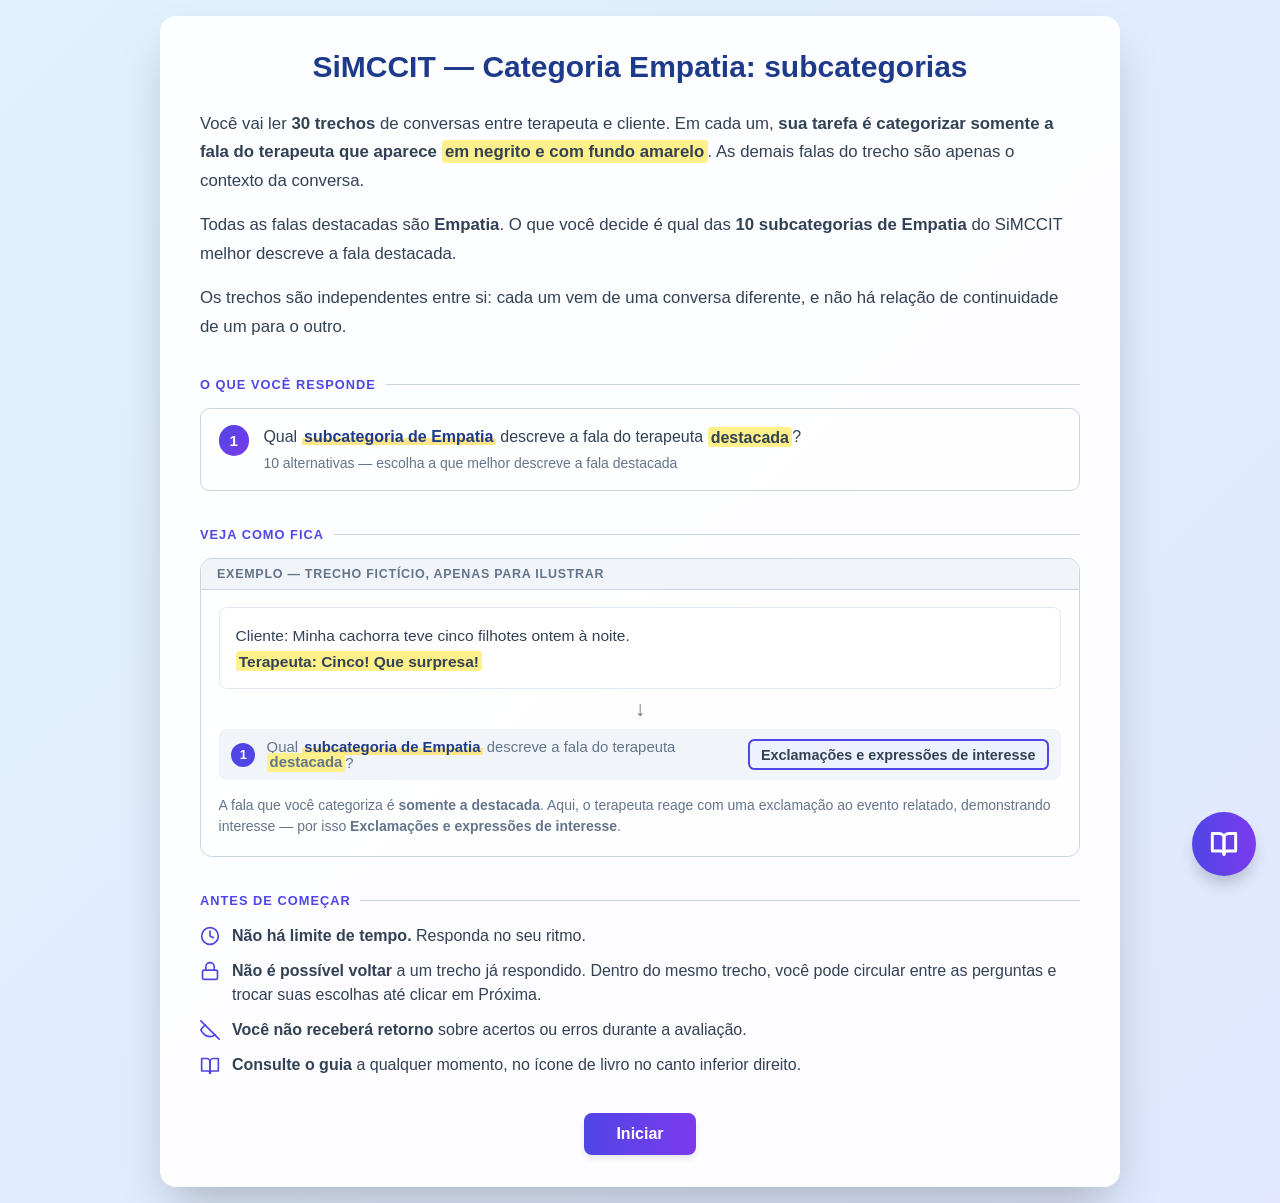
<file: Luciana Santanna - Empatia/avaliacao.html>
<!DOCTYPE html>
<html lang="pt-BR">
<head>
<meta charset="UTF-8">
<meta name="viewport" content="width=device-width, initial-scale=1.0">
<meta name="robots" content="noindex, nofollow">
<title>Avaliação — SiMCCIT: Empatia</title>

<!--
================================================================================

   SiMCCIT — TEMPLATE GERAL DE AVALIAÇÃO POR ENSAIOS

   Arquivo único, sem internet e sem instalação: abre com duplo clique.
   Cada projeto derivado (um eixo, um recorte de categorias) é uma CÓPIA deste
   arquivo com o bloco editável trocado.

   Para adaptar: role até "BLOCO EDITÁVEL" logo abaixo. É a única parte a mexer.
   Instruções completas de derivação estão no README.md da pasta principal.

================================================================================
-->

<script>
/* ============================================================================
   ██  BLOCO EDITÁVEL — INÍCIO  ███████████████████████████████████████████████

   Quatro seções, nesta ordem:
     1. CONFIG      — títulos e textos da sessão
     2. CATEGORIAS  — as alternativas principais E o conteúdo do guia
     3. DIMENSOES   — o que o participante responde em cada ensaio
     4. ENSAIOS     — os itens aplicados, na ordem

   MARCAÇÃO DISPONÍVEL NOS TEXTOS
     <br>                               quebra de linha
     <strong>texto</strong>             negrito
     <em>texto</em>                     itálico
     <span class="destaque">x</span>    realce amarelo
     <span class="destaque-a">x</span>  realce azul
     <span class="destaque-b">x</span>  realce verde
   ========================================================================= */


/* ---------------------------------------------------------------------------
   1. CONFIGURAÇÃO
   --------------------------------------------------------------------------- */

const CONFIG = {

  titulo: "SiMCCIT — Categoria Empatia: subcategorias",

  // Ordem dos botões fixa, na sequência do manual.
  embaralharOpcoes: false,

  // Exige que TODAS as dimensões sejam respondidas antes de liberar "Próxima".
  exigirResposta: true,

  mostrarProgresso: true,

  instrucoes: `
    <p>Você vai ler <strong>30 trechos</strong> de conversas entre terapeuta e
    cliente. Em cada um, <strong>sua tarefa é categorizar somente a fala do
    terapeuta que aparece <span class="destaque"><strong>em negrito e com fundo
    amarelo</strong></span></strong>. As demais falas do trecho são apenas o
    contexto da conversa.</p>
    <p>Todas as falas destacadas são <strong>Empatia</strong>. O que você
    decide é qual das <strong>10 subcategorias de Empatia</strong> do SiMCCIT
    melhor descreve a fala destacada.</p>
    <p>Os trechos são independentes entre si: cada um vem de uma conversa
    diferente, e não há relação de continuidade de um para o outro.</p>
  `,

  // Miniatura mostrada na tela de instruções: um trecho FICTÍCIO com a
  // resposta certa já marcada, só para o participante ver o formato.
  exemplo: {
    enunciado: `Cliente: Minha cachorra teve cinco filhotes ontem à noite.<br>
                <span class="destaque"><strong>Terapeuta: Cinco! Que surpresa!</strong></span>`,
    respostas: { subcategoria: "Exclamações e expressões de interesse" },
    nota: `A fala que você categoriza é <strong>somente a destacada</strong>. Aqui,
           o terapeuta reage com uma exclamação ao evento relatado, demonstrando
           interesse — por isso <strong>Exclamações e expressões de interesse</strong>.`
  },

  encerramento: `
    <p>Suas respostas foram registradas. Obrigado por participar!</p>
  `
};


/* ---------------------------------------------------------------------------
   2. CATEGORIAS — as 10 subcategorias de Empatia (Manual do SiMCCIT).
   Servem de alternativas E de conteúdo do guia de consulta.
   --------------------------------------------------------------------------- */

const CATEGORIAS = [
  {
    rotulo: "Nomeação e inferência de sentimentos",
    definicao: "O terapeuta nomeia ou infere sentimentos, valores e/ou a importância de eventos experimentados pelo cliente."
  },
  {
    rotulo: "Normalizações e validação de sentimentos",
    definicao: "O terapeuta afirma que as ações ou sentimentos do cliente são esperados ou apropriados à situação por ele vivida (apenas quando sugerirem validação, compreensão ou cuidado)."
  },
  {
    rotulo: "Exclamações e expressões de interesse",
    definicao: "Comentários em forma de exclamação, ou interrogação, apresentados após a descrição de eventos, que não ações do cliente, consistentes com o assunto relatado, que indicam interesse nele."
  },
  {
    rotulo: "Verbalizações de cuidado",
    definicao: "O terapeuta demonstra preocupação pessoal com o cliente, quando tal preocupação não acompanha crítica ou explicação."
  },
  {
    rotulo: "Autorrevelações sobre experiências similares",
    definicao: "O terapeuta relata sua experiência em situações semelhantes àquela relatada pelo cliente, quando tal relato sugere validação ou compreensão da condição do cliente."
  },
  {
    rotulo: "Validação de discordâncias ou críticas do cliente",
    definicao: "O terapeuta revê as próprias ações durante o processo terapêutico, corrigindo suas intervenções, admitindo seus erros ou pedindo desculpas."
  },
  {
    rotulo: "Humor",
    definicao: "Verbalizações acompanhadas por risadas que tenham sido humorísticas, mesmo que remotamente (desde que não representem deboche ou ironia com relação ao cliente ou a qualquer comportamento dele)."
  },
  {
    rotulo: "Apoio",
    definicao: "O terapeuta afirma sua disponibilidade para ajudar o cliente a superar determinada situação."
  },
  {
    rotulo: "Paráfrases",
    definicao: "O terapeuta apresenta de forma resumida o que foi dito em algum ponto anterior pelo cliente na mesma sessão, por meio de repetição literal ou reorganização das verbalizações do cliente (desde que essa reorganização não mude o sentido do relato do cliente ou não acrescente informações ou opiniões do terapeuta que não estavam na fala do cliente)."
  },
  {
    rotulo: "Comentários de entendimento",
    definicao: "Comentários breves apresentados após um relato do cliente, constituídos de pequenos fragmentos do próprio relato ou de palavras que complementam o relato."
  }
];


/* ---------------------------------------------------------------------------
   3. DIMENSÕES — uma única pergunta por trecho.
   --------------------------------------------------------------------------- */

const DIMENSOES = [
  {
    id: "subcategoria",
    pergunta: 'Qual <span class="termo">subcategoria de Empatia</span> descreve a fala do terapeuta <span class="destaque"><strong>destacada</strong></span>?',
    rotuloAba: "Subcategoria",
    ajuda: "escolha a que melhor descreve a fala destacada",
    opcoes: "CATEGORIAS",
    larguraMinima: "15rem"
  }
];


/* ---------------------------------------------------------------------------
   4. ENSAIOS — 30 trechos, na ordem de aplicação (sorteio único, semente 20261007).
   A planilha Ensaios_Luciana_Empatia.xlsx é a fonte de verdade.
   --------------------------------------------------------------------------- */

const ENSAIOS = [

  {
    id: "E07",
    enunciado: `Cliente: Ontem saiu o resultado do exame e o médico disse que o tratamento funcionou.<br>
                <span class="destaque"><strong>Terapeuta: Que notícia boa!</strong></span>`,
    gabarito: "Exclamações e expressões de interesse"
  },

  {
    id: "E22",
    enunciado: `Cliente: Tenho medo de conversar com meu pai e acabar cedendo novamente, como aconteceu das outras vezes.<br>
                <span class="destaque"><strong>Terapeuta: Conte comigo para ajudá-lo a enfrentar essa conversa, qualquer que seja o resultado.</strong></span>`,
    gabarito: "Apoio"
  },

  {
    id: "E28",
    enunciado: `Cliente: Minha irmã levou as bebidas, meu cunhado organizou as mesas e meus sobrinhos fizeram toda a decoração da festa.<br>
                <span class="destaque"><strong>Terapeuta: A família inteira envolvida.</strong></span>`,
    gabarito: "Comentários de entendimento"
  },

  {
    id: "E06",
    enunciado: `Cliente: Cancelei a visita à minha mãe porque estava com febre, mas fiquei me sentindo culpada por não ter ido.<br>
                <span class="destaque"><strong>Terapeuta: Você estava doente e precisava cuidar da sua saúde. Entendo que tenha se sentido culpada, mas sua decisão foi adequada à situação.</strong></span>`,
    gabarito: "Normalizações e validação de sentimentos"
  },

  {
    id: "E13",
    enunciado: `Cliente: Depois do fim do relacionamento, parece que todo lugar me faz lembrar dele. Está sendo muito difícil seguir em frente.<br>
                <span class="destaque"><strong>Terapeuta: Eu também já passei por um término assim e me lembro de como era difícil encontrar algum descanso dessas lembranças. Por isso, consigo imaginar como esse momento está sendo doloroso para você.</strong></span>`,
    gabarito: "Autorrevelações sobre experiências similares"
  },

  {
    id: "E25",
    enunciado: `Cliente: Fui demitido, enviei vários currículos, ainda não recebi resposta e agora estou preocupado porque o aluguel vence na próxima semana.<br>
                <span class="destaque"><strong>Terapeuta: Então, você está tentando encontrar outro emprego e, enquanto não recebe retorno, está preocupado com o pagamento do aluguel.</strong></span>`,
    gabarito: "Paráfrases"
  },

  {
    id: "E02",
    enunciado: `Cliente: A partir do momento em que meu filho foi estudar em outra cidade, a casa ficou muito silenciosa.<br>
                Terapeuta: O que você percebe quando chega em casa?<br>
                Cliente: Sinto um aperto no peito e fico olhando para o quarto dele, mas não sei explicar direito.<br>
                <span class="destaque"><strong>Terapeuta: Vejo que essa mudança despertou em você uma mistura de tristeza e saudade.</strong></span>`,
    gabarito: "Nomeação e inferência de sentimentos"
  },

  {
    id: "E23",
    enunciado: `Cliente: Amanhã vou buscar o resultado da biópsia e estou com muito medo de ir sozinha.<br>
                Terapeuta: Você havia combinado de ir com alguém?<br>
                Cliente: Minha irmã iria comigo, mas surgiu um problema no trabalho e ela não poderá mais ir.<br>
                <span class="destaque"><strong>Terapeuta: Podemos pensar juntas em outra pessoa que possa acompanhá-la. Também estarei disponível para ajudá-la a lidar com esse período de espera.</strong></span>`,
    gabarito: "Apoio"
  },

  {
    id: "E16",
    enunciado: `Cliente: Na última sessão, senti que você insistiu em uma pergunta mesmo depois de eu dizer que não queria falar sobre aquilo.<br>
                <span class="destaque"><strong>Terapeuta: Você está certo. Eu insisti além do necessário e peço desculpas por não ter respeitado seu limite naquele momento.</strong></span>`,
    gabarito: "Validação de discordâncias ou críticas do cliente"
  },

  {
    id: "E11",
    enunciado: `Cliente: Depois da nossa última sessão, minha enxaqueca piorou e precisei procurar atendimento médico.<br>
                Terapeuta: Você chegou a ser medicada?<br>
                Cliente: Sim. O médico passou uma medicação e pediu que eu retornasse se a dor continuasse.<br>
                <span class="destaque"><strong>Terapeuta: Fiquei preocupada quando soube que você precisou procurar atendimento. Como você está se sentindo agora?</strong></span>`,
    gabarito: "Verbalizações de cuidado"
  },

  {
    id: "E15",
    enunciado: `Cliente: Desde que me mudei para esta cidade, sinto que não pertenço a lugar nenhum.<br>
                <span class="destaque"><strong>Terapeuta: Quando me mudei para uma cidade onde não conhecia ninguém, também me senti deslocada por algum tempo. Lembro como essa experiência pode ser solitária.</strong></span>`,
    gabarito: "Autorrevelações sobre experiências similares"
  },

  {
    id: "E26",
    enunciado: `Cliente: Meu gerente criticou meu relatório na frente da equipe.<br>
                Terapeuta: O que mais incomodou você nessa situação?<br>
                Cliente: Eu havia trabalhado durante vários dias, mas ele ignorou todo o meu esforço e falou apenas de um erro que cometi.<br>
                <span class="destaque"><strong>Terapeuta: O que mais lhe incomodou não foi somente a crítica, mas perceber que todo o seu esforço foi desconsiderado por causa de um único erro.</strong></span>`,
    gabarito: "Paráfrases"
  },

  {
    id: "E01",
    enunciado: `Cliente: Desde que marcaram a entrevista de emprego, acordo várias vezes durante a noite e meu coração dispara quando penso nela.<br>
                <span class="destaque"><strong>Terapeuta: Parece que essa entrevista tem deixado você bastante ansioso.</strong></span>`,
    gabarito: "Nomeação e inferência de sentimentos"
  },

  {
    id: "E30",
    enunciado: `Terapeuta: Como seus colegas reagiram quando souberam que você estava sobrecarregada?<br>
                Cliente: Uma colega assumiu meus relatórios, outra reorganizou os horários e meu supervisor adiou o prazo da entrega.<br>
                <span class="destaque"><strong>Terapeuta: Uma verdadeira força-tarefa.</strong></span>`,
    gabarito: "Comentários de entendimento"
  },

  {
    id: "E18",
    enunciado: `Cliente: No último atendimento, quando falei sobre a separação, senti que você me interrompeu e não ouviu tudo o que eu precisava dizer.<br>
                <span class="destaque"><strong>Terapeuta: Eu realmente interrompi seu relato antes que você terminasse. Reconheço que deveria ter lhe dado mais espaço e peço desculpas por isso.</strong></span>`,
    gabarito: "Validação de discordâncias ou críticas do cliente"
  },

  {
    id: "E21",
    enunciado: `Cliente: Saí correndo para não perder o ônibus, mas meu guarda-chuva virou do avesso e eu fiquei parada no meio da rua tentando consertá-lo.<br>
                <span class="destaque"><strong>Terapeuta: O guarda-chuva decidiu que você precisava de um desafio extra naquele dia!</strong></span>`,
    gabarito: "Humor"
  },

  {
    id: "E14",
    enunciado: `Cliente: No meu primeiro dia no emprego novo, voltei para casa pensando que não seria capaz de continuar.<br>
                Terapeuta: O que fez você pensar dessa maneira?<br>
                Cliente: Todos pareciam dominar o trabalho, enquanto eu precisava perguntar até as coisas mais simples.<br>
                <span class="destaque"><strong>Terapeuta: Eu também me senti muito insegura no início do meu primeiro emprego e me lembro de como foi difícil acreditar que conseguiria aprender. Por isso, consigo compreender o desconforto que você sentiu.</strong></span>`,
    gabarito: "Autorrevelações sobre experiências similares"
  },

  {
    id: "E05",
    enunciado: `Cliente: Antes da apresentação, fui ao banheiro e comecei a chorar. Fiquei com vergonha.<br>
                Terapeuta: Essa apresentação era importante para você?<br>
                Cliente: Muito. Eu estava trabalhando naquele projeto havia meses e tinha medo de colocar tudo a perder.<br>
                <span class="destaque"><strong>Terapeuta: Considerando a importância desse momento e toda a pressão que você estava sentindo, é compreensível que tenha ficado ansioso e precisado se afastar por alguns minutos.</strong></span>`,
    gabarito: "Normalizações e validação de sentimentos"
  },

  {
    id: "E09",
    enunciado: `Terapeuta: Você recebeu alguma resposta sobre a renovação do contrato da sua casa?<br>
                Cliente: Sim! O proprietário disse que renovará o contrato e manterá o mesmo valor do aluguel.<br>
                <span class="destaque"><strong>Terapeuta: Que alívio!</strong></span>`,
    gabarito: "Exclamações e expressões de interesse"
  },

  {
    id: "E24",
    enunciado: `Cliente: Na próxima semana, terei uma conversa difícil com toda a minha família e estou com medo de não conseguir me posicionar.<br>
                <span class="destaque"><strong>Terapeuta: Estou aqui para ajudá-la. Podemos preparar essa conversa juntas e pensar em como você gostaria de se posicionar.</strong></span>`,
    gabarito: "Apoio"
  },

  {
    id: "E17",
    enunciado: `Cliente: No nosso último encontro, quando comecei a falar sobre meu pai, você mudou de assunto muito rapidamente.<br>
                Terapeuta: Como você se sentiu quando isso aconteceu?<br>
                Cliente: Senti que você não queria me ouvir e que aquele assunto não era importante.<br>
                <span class="destaque"><strong>Terapeuta: Você tem razão em me sinalizar isso. Eu conduzi a conversa para outro assunto antes de compreender o que você queria dizer e peço desculpas por não ter lhe dado espaço naquele momento.</strong></span>`,
    gabarito: "Validação de discordâncias ou críticas do cliente"
  },

  {
    id: "E19",
    enunciado: `Cliente: Preparei tudo para a reunião e, quando cheguei, percebi que estava usando duas meias completamente diferentes. Comecei a rir de nervoso.<br>
                <span class="destaque"><strong>Terapeuta: Seu visual decidiu inovar antes mesmo da apresentação!</strong></span>`,
    gabarito: "Humor"
  },

  {
    id: "E10",
    enunciado: `Cliente: Na semana passada, eu estava há vários dias sem conseguir dormir direito.<br>
                <span class="destaque"><strong>Terapeuta: Imagino como você estava depois de tantos dias sem dormir.</strong></span> Como você passou esta semana?`,
    gabarito: "Verbalizações de cuidado"
  },

  {
    id: "E04",
    enunciado: `Cliente: Quando recebi a notícia da demissão, chorei na frente de todo mundo. Depois fiquei com vergonha de ter reagido assim.<br>
                <span class="destaque"><strong>Terapeuta: Diante de uma notícia tão inesperada e importante, é aceitável que você tenha reagido dessa maneira.</strong></span>`,
    gabarito: "Normalizações e validação de sentimentos"
  },

  {
    id: "E03",
    enunciado: `Terapeuta: Como foi reencontrar seu pai depois de tanto tempo?<br>
                Cliente: Quando ele apareceu, minhas mãos começaram a tremer e eu não consegui dizer nada.<br>
                <span class="destaque"><strong>Terapeuta: Noto que esse reencontro despertou em você muita ansiedade e apreensão.</strong></span>`,
    gabarito: "Nomeação e inferência de sentimentos"
  },

  {
    id: "E29",
    enunciado: `Cliente: Passei várias semanas planejando minha festa de aniversário.<br>
                Terapeuta: E sua família participou da organização?<br>
                Cliente: Meu irmão preparou a comida, minhas primas fizeram a decoração e minha mãe organizou a lista de convidados.<br>
                <span class="destaque"><strong>Terapeuta: Foi um esforço coletivo.</strong></span>`,
    gabarito: "Comentários de entendimento"
  },

  {
    id: "E27",
    enunciado: `Terapeuta: O que aconteceu depois que você recebeu a proposta de emprego?<br>
                Cliente: Fiquei feliz com a oportunidade, mas o salário é menor, o local é distante e ainda não sei se devo deixar meu trabalho atual.<br>
                <span class="destaque"><strong>Terapeuta: Você gostou da oportunidade, mas está dividida porque a mudança também envolve um salário menor, maior distância e a saída do emprego atual.</strong></span>`,
    gabarito: "Paráfrases"
  },

  {
    id: "E20",
    enunciado: `Cliente: Tentei fazer o exercício de respiração durante a reunião, mas comecei a espirrar no meio dele.<br>
                Terapeuta: E o que você fez quando todos olharam?<br>
                Cliente: Fingi que o espirro fazia parte da técnica. Depois, eu mesma comecei a rir.<br>
                <span class="destaque"><strong>Terapeuta: Foi uma técnica de respiração com efeitos especiais!</strong></span>`,
    gabarito: "Humor"
  },

  {
    id: "E12",
    enunciado: `Cliente: Ainda estou sentindo aquelas dores e aguardando o resultado dos exames.<br>
                <span class="destaque"><strong>Terapeuta: Me preocupei com você durante esta semana e espero que esteja conseguindo se cuidar enquanto aguarda os resultados.</strong></span>`,
    gabarito: "Verbalizações de cuidado"
  },

  {
    id: "E08",
    enunciado: `Cliente: Eu achava que não tinha nenhuma chance de conseguir aquela bolsa de estudos.<br>
                Terapeuta: E quando saiu o resultado?<br>
                Cliente: Recebi um e-mail dizendo que fui selecionada e que a bolsa será integral.<br>
                <span class="destaque"><strong>Terapeuta: Nossa, que notícia incrível!</strong></span>`,
    gabarito: "Exclamações e expressões de interesse"
  }

];

/* ██  BLOCO EDITÁVEL — FIM  ██████████████████████████████████████████████████
   Daqui para baixo é o funcionamento do aplicativo. Não altere.
   ========================================================================= */
</script>

<style>
:root {
  --primaria: #4f46e5;
  --secundaria: #7c3aed;
  --texto-escuro: #334155;
  --texto-claro: #64748b;
  --fundo-claro: #f1f5f9;
  --borda: #cbd5e1;
  --selecao: #4f46e5;
  --selecao-fundo: #eef2ff;
  --concluido: #10b981;
  --marca-termo: #fde68a;
}

*, *::before, *::after { box-sizing: border-box; }

body {
  font-family: -apple-system, BlinkMacSystemFont, "Segoe UI", Roboto, Helvetica, Arial, sans-serif;
  margin: 0; min-height: 100vh;
  display: flex; align-items: center; justify-content: center;
  background: linear-gradient(to bottom right, #e0f2fe, #e0e7ff);
  color: #1e293b; padding: 1rem;
}

#app { width: 100%; max-width: 60rem; margin: 0 auto; }
.oculto, .hidden { display: none !important; }

.cartao {
  background-color: rgba(255, 255, 255, 0.92);
  border-radius: 1rem; padding: 2rem 2.5rem;
  box-shadow: 0 25px 50px -12px rgba(0, 0, 0, 0.25);
}

h1.titulo {
  font-size: 1.875rem; line-height: 1.25; color: #1e3a8a;
  margin: 0 0 1.5rem; text-align: center;
}

.botao-primario {
  background: linear-gradient(to right, var(--primaria), var(--secundaria));
  color: white; font-weight: bold; font-size: 1rem;
  padding: 0.75rem 2rem; border-radius: 0.5rem; border: none; cursor: pointer;
  font-family: inherit;
  transition: transform 0.2s ease; box-shadow: 0 4px 6px -1px rgba(0,0,0,0.1);
}
.botao-primario:hover:not(:disabled) { transform: scale(1.04); }
.botao-primario:disabled { background: var(--borda); cursor: not-allowed; box-shadow: none; }

.barra-topo {
  display: flex; justify-content: space-between; align-items: center;
  margin-bottom: 1.25rem; color: var(--texto-claro);
  font-size: 0.95rem; font-weight: 500;
}
.barra-progresso {
  height: 6px; background: var(--fundo-claro);
  border-radius: 999px; overflow: hidden; margin-bottom: 1.5rem;
}
.barra-progresso > div {
  height: 100%;
  background: linear-gradient(to right, var(--primaria), var(--secundaria));
  transition: width 0.3s ease;
}

#enunciado {
  background-color: rgba(255,255,255,0.7); border: 1px solid #e2e8f0;
  padding: 1.5rem; border-radius: 0.5rem;
  font-size: 1.125rem; line-height: 1.75; text-align: left;
  box-shadow: inset 0 2px 4px 0 rgba(0,0,0,0.04);
}

/* --- Abas das perguntas ---
   As perguntas dividem o MESMO espaço da tela: cada aba mostra a sua, e o
   participante circula livremente entre elas antes de confirmar o ensaio. --- */
.abas-dimensao {
  display: flex; gap: 0.5rem; flex-wrap: wrap;
  margin-top: 1.75rem; border-bottom: 2px solid var(--borda);
}
.aba-btn {
  display: flex; align-items: center; gap: 0.5rem;
  padding: 0.7rem 1.1rem; border: none; background: none; cursor: pointer;
  font-family: inherit; font-size: 1rem; font-weight: 600;
  color: var(--texto-claro);
  border-bottom: 3px solid transparent; margin-bottom: -2px;
  transition: color 0.15s, border-color 0.15s;
}
.aba-btn:hover { color: var(--texto-escuro); }
.aba-btn.ativa { color: var(--primaria); border-bottom-color: var(--primaria); }
.aba-marca {
  width: 1.35rem; height: 1.35rem; border-radius: 50%; flex-shrink: 0;
  display: inline-flex; align-items: center; justify-content: center;
  font-size: 0.78rem; font-weight: 700;
  background: var(--borda); color: white; transition: background 0.15s;
}
.aba-btn.ativa .aba-marca { background: var(--primaria); }
.aba-btn.respondida .aba-marca { background: var(--concluido); }

.dimensao { margin-top: 1.5rem; animation: entrada 0.16s ease-out; }
@keyframes entrada { from { opacity: 0; } to { opacity: 1; } }
@media (prefers-reduced-motion: reduce) { .dimensao { animation: none; } }

.pergunta {
  margin: 0 0 1rem; font-weight: 600; font-size: 1.05rem;
  text-align: center; color: var(--texto-escuro);
}
/* Termo técnico destacado dentro da pergunta. */
.termo {
  background: linear-gradient(transparent 58%, var(--marca-termo) 58%);
  padding: 0 0.15em; font-weight: 700; color: #1e3a8a;
}

/* auto-fit acomoda de 2 a 16+ alternativas sem configuração manual */
.opcoes {
  display: grid; gap: 0.9rem;
  grid-template-columns: repeat(auto-fit, minmax(var(--largura-opcao, 15rem), 1fr));
  justify-content: center;
}

/* Todos os botões de uma dimensão têm EXATAMENTE o mesmo tamanho.
   A letra encolhe sozinha (ajustarFonte) até o texto mais longo caber. */
.opcao {
  background-color: white;
  border: 2px solid #e2e8f0;
  border-radius: 0.6rem;
  padding: 0.5rem 0.9rem;
  height: var(--altura-opcao, 4.75rem);
  display: flex; align-items: center; gap: 0.7rem;
  overflow: hidden;
  font-size: var(--fonte-opcao, 1rem);
  line-height: 1.3;
  font-family: inherit; color: var(--texto-escuro);
  text-align: left; cursor: pointer;
  box-shadow: 0 1px 2px rgba(15, 23, 42, 0.06);
  transition: border-color 0.15s, background-color 0.15s, box-shadow 0.15s, transform 0.15s;
}
/* Marcador redondo: deixa claro que é uma escolha, não um bloco cinza. */
.opcao::before {
  content: ""; flex-shrink: 0;
  width: 1.1rem; height: 1.1rem; border-radius: 50%;
  border: 2px solid var(--borda); background: white;
  transition: border-color 0.15s, background-color 0.15s;
}
.opcao:hover {
  border-color: #a5b4fc;
  box-shadow: 0 4px 10px -2px rgba(79, 70, 229, 0.18);
  transform: translateY(-1px);
}
.opcao:hover::before { border-color: var(--primaria); }

/* Seleção deliberadamente NEUTRA: indica escolha, não acerto. */
.opcao.selecionada {
  border-color: var(--selecao); background-color: var(--selecao-fundo);
  font-weight: 600;
  box-shadow: 0 4px 10px -2px rgba(79, 70, 229, 0.22);
}
.opcao.selecionada::before {
  border-color: var(--selecao); background: var(--selecao);
  box-shadow: inset 0 0 0 3px white;
}
.opcao:focus-visible { outline: 3px solid var(--secundaria); outline-offset: 2px; }

.rodape-ensaio { margin-top: 1.25rem; text-align: center; }

.destaque   { background-color: #fef08a; padding: 0.1em 0.2em; border-radius: 0.2em; }
.destaque-a { background-color: #bfdbfe; padding: 0.1em 0.2em; border-radius: 0.2em; }
.destaque-b { background-color: #bbf7d0; padding: 0.1em 0.2em; border-radius: 0.2em; }

#tela-final { text-align: center; }
#campo-codigo {
  width: 100%; max-width: 20rem; padding: 0.75rem 1rem;
  font-size: 1rem; font-family: inherit;
  border: 2px solid var(--borda); border-radius: 0.5rem; text-align: center;
}
#campo-codigo:focus { outline: none; border-color: var(--primaria); }
.caixa-pesquisador {
  margin-top: 2rem; padding: 1.5rem; background-color: var(--fundo-claro);
  border: 1px dashed var(--borda); border-radius: 0.75rem;
}
.rotulo-pesquisador {
  font-size: 0.8rem; text-transform: uppercase; letter-spacing: 0.06em;
  color: var(--texto-claro); font-weight: 700; margin: 0 0 0.75rem;
}
.aviso { margin-top: 1rem; font-size: 0.9rem; color: var(--texto-claro); min-height: 1.25rem; }

.guide-fab {
  position: fixed; bottom: 1.5rem; right: 1.5rem;
  width: 4rem; height: 4rem; border-radius: 50%;
  background: linear-gradient(to right, var(--primaria), var(--secundaria));
  color: white; border: none; cursor: pointer;
  box-shadow: 0 10px 15px -3px rgba(0,0,0,0.2);
  display: flex; align-items: center; justify-content: center;
  z-index: 1000; transition: transform 0.2s ease;
}
.guide-fab:hover { transform: scale(1.1); }
.guide-modal-overlay {
  position: fixed; inset: 0; background-color: rgba(0,0,0,0.6);
  display: flex; align-items: center; justify-content: center;
  z-index: 1001; padding: 1rem;
}
.guide-container {
  background-color: white; border-radius: 1rem; padding: 2rem;
  width: 100%; max-width: 50rem; max-height: 90vh;
  overflow-y: auto; position: relative; text-align: left;
}
.guide-close-btn {
  position: sticky; top: -1rem; float: right;
  background: white; border-radius: 50%; width: 40px; height: 40px;
  display: flex; align-items: center; justify-content: center;
  margin-right: -1rem; border: none; font-size: 2rem; cursor: pointer;
  color: var(--texto-claro); line-height: 1; z-index: 2;
}
.guide-tabs { display: flex; gap: 0.5rem; flex-wrap: wrap;
  border-bottom: 1px solid var(--borda); margin-bottom: 1.5rem; }
.guide-tab-btn {
  padding: 0.75rem 1.25rem; border: none; background: none; cursor: pointer;
  font-size: 1.125rem; font-weight: 600; font-family: inherit;
  color: var(--texto-claro); border-bottom: 3px solid transparent; transition: all 0.2s;
}
.guide-tab-btn.active { color: var(--primaria); border-bottom-color: var(--primaria); }
.guide-category {
  margin-bottom: 1.5rem; padding-bottom: 1.5rem;
  border-bottom: 1px solid var(--fundo-claro);
}
.guide-category:last-child { border-bottom: none; margin-bottom: 0; }
.guide-category h3 {
  font-size: 1.25rem; color: var(--texto-escuro); margin: 0 0 0.5rem;
}
.guide-category p { font-size: 1rem; line-height: 1.6; color: var(--texto-claro); margin: 0; }
.guide-criterio {
  margin-top: 0.75rem; padding: 0.75rem; border-radius: 0.375rem;
  background-color: #fffbeb; border-left: 3px solid #fbbf24;
  font-size: 0.95rem !important; color: var(--texto-escuro) !important;
}
.guide-criterio strong { display: block; margin-bottom: 0.25rem; font-size: 0.85rem;
  text-transform: uppercase; letter-spacing: 0.04em; color: #92400e; }
.guide-examples { margin-top: 1rem; padding-left: 1rem; border-left: 3px solid #e2e8f0; }
.guide-examples-title {
  font-weight: 600; color: var(--texto-escuro);
  font-size: 0.9rem; margin: 0 0 0.5rem;
}
.guide-example {
  background-color: var(--fundo-claro); padding: 0.75rem; border-radius: 0.375rem;
  margin-bottom: 0.5rem !important; font-style: italic;
  color: var(--texto-escuro) !important;
}
.guide-example:last-child { margin-bottom: 0 !important; }

/* --- Tela de instruções --- */
.instr-intro { color: var(--texto-escuro); font-size: 1.05rem; line-height: 1.7; }
.instr-intro p { margin: 0 0 1rem; }

.instr-secao { margin-top: 2.25rem; }
.instr-secao-titulo {
  font-size: 0.8rem; font-weight: 700; letter-spacing: 0.08em;
  text-transform: uppercase; color: var(--primaria);
  margin: 0 0 1rem; display: flex; align-items: center; gap: 0.6rem;
}
.instr-secao-titulo::after {
  content: ""; flex: 1; height: 1px; background: var(--borda);
}

.cartoes-pergunta { display: grid; gap: 0.75rem; }
.cartao-pergunta {
  display: flex; gap: 0.9rem; align-items: flex-start;
  padding: 1rem 1.1rem; border: 1px solid var(--borda);
  border-radius: 0.6rem; background: rgba(255,255,255,0.75);
}
.cartao-num {
  flex-shrink: 0; width: 1.9rem; height: 1.9rem; border-radius: 50%;
  background: linear-gradient(to bottom right, var(--primaria), var(--secundaria));
  color: white; font-weight: 700; font-size: 0.95rem;
  display: flex; align-items: center; justify-content: center;
}
.cartao-texto { color: var(--texto-escuro); line-height: 1.5; }
.cartao-texto .cartao-quantas {
  display: block; margin-top: 0.2rem;
  font-size: 0.875rem; color: var(--texto-claro);
}

/* Miniatura estática de um ensaio, só ilustrativa. */
.exemplo {
  border: 1px solid var(--borda); border-radius: 0.75rem;
  overflow: hidden; background: rgba(255,255,255,0.75);
}
.exemplo-etiqueta {
  background: var(--fundo-claro); padding: 0.5rem 1rem;
  font-size: 0.78rem; font-weight: 700; letter-spacing: 0.06em;
  text-transform: uppercase; color: var(--texto-claro);
  border-bottom: 1px solid var(--borda);
}
.exemplo-corpo { padding: 1.1rem; }
.exemplo-dialogo {
  background: white; border: 1px solid #e2e8f0; border-radius: 0.5rem;
  padding: 0.9rem 1rem; line-height: 1.65; color: var(--texto-escuro);
  font-size: 0.97rem;
}
.exemplo-seta {
  text-align: center; color: var(--texto-claro);
  font-size: 1.3rem; line-height: 1; margin: 0.6rem 0;
}
.exemplo-linhas { display: grid; gap: 0.5rem; }
.exemplo-linha {
  display: flex; align-items: center; gap: 0.7rem; flex-wrap: wrap;
  padding: 0.6rem 0.8rem; border-radius: 0.45rem; background: var(--fundo-claro);
}
.exemplo-num {
  flex-shrink: 0; width: 1.5rem; height: 1.5rem; border-radius: 50%;
  background: var(--primaria); color: white;
  font-size: 0.8rem; font-weight: 700;
  display: flex; align-items: center; justify-content: center;
}
.exemplo-pergunta { color: var(--texto-claro); font-size: 0.93rem; flex: 1; min-width: 11rem; }
.exemplo-resposta {
  border: 2px solid var(--selecao); background: var(--selecao-fundo);
  color: var(--texto-escuro); font-weight: 600; font-size: 0.9rem;
  padding: 0.35rem 0.7rem; border-radius: 0.4rem;
}
.exemplo-nota {
  margin: 0.9rem 0 0; font-size: 0.875rem; color: var(--texto-claro);
  line-height: 1.55;
}

.instr-regras { display: grid; gap: 0.7rem; }
.instr-regra {
  display: flex; gap: 0.75rem; align-items: flex-start;
  color: var(--texto-escuro); line-height: 1.5;
}
.instr-regra svg { flex-shrink: 0; margin-top: 0.15rem; color: var(--primaria); }

@media (max-width: 640px) {
  body { padding: 0.5rem; }
  .cartao { padding: 1.25rem 1rem; }
  h1.titulo { font-size: 1.375rem; }
  .opcoes { grid-template-columns: 1fr; }
  .aba-btn { padding: 0.6rem 0.7rem; font-size: 0.9rem; }
  .exemplo-linha { flex-direction: column; align-items: flex-start; }
  #enunciado { padding: 1rem; font-size: 1rem; }
  .guide-container { padding: 1.25rem; }
  .guide-fab { width: 3.25rem; height: 3.25rem; bottom: 1rem; right: 1rem; }
}
</style>
</head>
<body>

<div id="app">

  <section id="tela-instrucoes" class="cartao">
    <h1 class="titulo" id="titulo-instrucoes"></h1>
    <div id="texto-instrucoes" class="instr-intro"></div>
    <div id="instr-perguntas" class="instr-secao"></div>
    <div id="instr-exemplo" class="instr-secao"></div>
    <div id="instr-regras" class="instr-secao"></div>
    <div style="text-align: center; margin-top: 2.25rem;">
      <button id="btn-iniciar" class="botao-primario">Iniciar</button>
    </div>
  </section>

  <section id="tela-ensaio" class="cartao oculto">
    <div class="barra-topo"><span id="indicador-progresso"></span></div>
    <div class="barra-progresso"><div id="preenchimento-progresso" style="width: 0%"></div></div>
    <div id="enunciado"></div>
    <div id="abas-dimensao" class="abas-dimensao" role="tablist"></div>
    <div id="dimensoes"></div>
    <div class="rodape-ensaio">
      <button id="btn-proxima" class="botao-primario">Próxima</button>
      <p class="aviso" id="aviso-ensaio"></p>
    </div>
  </section>

  <section id="tela-final" class="cartao oculto">
    <h1 class="titulo" style="color: var(--primaria);">Avaliação concluída</h1>
    <div id="texto-encerramento" style="color: var(--texto-escuro); font-size: 1.1rem;"></div>
    <div class="caixa-pesquisador">
      <p class="rotulo-pesquisador">Para o pesquisador responsável</p>
      <label for="campo-codigo" style="display:block; margin-bottom:0.5rem; color:var(--texto-claro);">
        Código de identificação do participante
      </label>
      <input type="text" id="campo-codigo" placeholder="ex.: P07" autocomplete="off">
      <div style="margin-top: 1.25rem;">
        <button id="btn-baixar" class="botao-primario">Salvar respostas (.csv)</button>
      </div>
      <p class="aviso" id="aviso-final"></p>
    </div>
  </section>

</div>

<button id="btn-guia" class="guide-fab" aria-label="Abrir guia de categorias" title="Guia de categorias">
  <svg xmlns="http://www.w3.org/2000/svg" width="28" height="28" viewBox="0 0 24 24" fill="none" stroke="currentColor" stroke-width="2.5" stroke-linecap="round" stroke-linejoin="round"><path d="M2 3h6a4 4 0 0 1 4 4v14a3 3 0 0 0-3-3H2z"></path><path d="M22 3h-6a4 4 0 0 0-4 4v14a3 3 0 0 1 3-3h7z"></path></svg>
</button>

<div id="modal-guia" class="guide-modal-overlay oculto">
  <div class="guide-container">
    <button id="fechar-guia" class="guide-close-btn" aria-label="Fechar guia">&times;</button>
    <div class="guide-tabs" id="guia-abas"></div>
    <div id="guia-conteudo"></div>
  </div>
</div>

<script>
(function () {
  "use strict";

  const CHAVE_ARMAZENAMENTO = "simccit_avaliacao_v1";

  let indice = 0;
  let aba = 0;              // qual DIMENSÃO está visível agora
  let escolhas = {};        // { idDaDimensao: textoEscolhido }
  let ordemExibida = {};    // { idDaDimensao: [opções na ordem em que apareceram] }
  let latencias = {};       // { idDaDimensao: segundos acumulados com a aba aberta }
  let inicioEnsaio = 0;
  let inicioAba = 0;
  let respostas = [];
  let emAndamento = false;

  const el = (id) => document.getElementById(id);
  const telaInstrucoes = el("tela-instrucoes");
  const telaEnsaio     = el("tela-ensaio");
  const telaFinal      = el("tela-final");
  const caixaDimensoes = el("dimensoes");
  const caixaAbas      = el("abas-dimensao");
  const btnProxima     = el("btn-proxima");
  const avisoEnsaio    = el("aviso-ensaio");

  /* --------------------------------------------------------------------
     ACESSO ÀS DIMENSÕES
     -------------------------------------------------------------------- */

  /* Alternativas de uma dimensão num dado ensaio: as do próprio ensaio, se
     declaradas; senão as da dimensão; e "CATEGORIAS" resolve para os rótulos
     da seção 2 — é o que dispensa repetir as opções em cada ensaio. */
  function opcoesDe(dim, ensaio) {
    if (ensaio && ensaio.opcoes && ensaio.opcoes[dim.id]) return ensaio.opcoes[dim.id];
    if (dim.opcoes === "CATEGORIAS") return CATEGORIAS.map((c) => c.rotulo);
    // { grupo: "Tempo" } → só as categorias daquele grupo. É o que permite a
    // um projeto ter várias dimensões, cada uma com seu conjunto próprio,
    // todas documentadas no mesmo guia.
    if (dim.opcoes && typeof dim.opcoes === "object" && !Array.isArray(dim.opcoes) && dim.opcoes.grupo) {
      return CATEGORIAS.filter((c) => (c.grupo || "") === dim.opcoes.grupo).map((c) => c.rotulo);
    }
    return dim.opcoes;
  }

  /* Com uma única dimensão, gabarito pode ser só o texto da resposta certa.
     Com várias, é um objeto com uma chave por dimensão. */
  function gabaritoDe(ensaio, idDim) {
    const g = ensaio.gabarito;
    if (g === undefined || g === null) return undefined;
    if (typeof g === "string") return DIMENSOES[0].id === idDim ? g : undefined;
    return g[idDim];
  }

  function embaralhar(lista) {
    const copia = lista.slice();
    for (let i = copia.length - 1; i > 0; i--) {
      const j = Math.floor(Math.random() * (i + 1));
      [copia[i], copia[j]] = [copia[j], copia[i]];
    }
    return copia;
  }

  function mostrarTela(tela) {
    [telaInstrucoes, telaEnsaio, telaFinal].forEach((t) => {
      t.classList.toggle("oculto", t !== tela);
    });
    window.scrollTo(0, 0);
  }

  function agoraISO() {
    const d = new Date();
    const p = (n) => String(n).padStart(2, "0");
    return `${d.getFullYear()}-${p(d.getMonth() + 1)}-${p(d.getDate())} ` +
           `${p(d.getHours())}:${p(d.getMinutes())}:${p(d.getSeconds())}`;
  }

  /* --------------------------------------------------------------------
     VALIDAÇÃO
     Roda antes de qualquer coisa. Erros de digitação no bloco editável
     aparecem aqui, e não no meio de uma coleta.
     -------------------------------------------------------------------- */
  function validar() {
    const problemas = [];

    if (!Array.isArray(CATEGORIAS) || CATEGORIAS.length < 2) {
      problemas.push("CATEGORIAS precisa ter pelo menos 2 categorias.");
    } else {
      const rotulos = new Set();
      CATEGORIAS.forEach((c, i) => {
        const onde = `Categoria ${i + 1} (${c && c.rotulo ? c.rotulo : "sem rotulo"})`;
        if (!c.rotulo) problemas.push(`${onde}: falta o campo "rotulo".`);
        else if (rotulos.has(c.rotulo)) problemas.push(`${onde}: rótulo repetido.`);
        else rotulos.add(c.rotulo);
        if (!c.definicao) problemas.push(`${onde}: falta o campo "definicao" (usado no guia).`);
      });
    }

    if (!Array.isArray(DIMENSOES) || DIMENSOES.length === 0) {
      problemas.push("DIMENSOES precisa ter pelo menos uma dimensão.");
      return problemas;
    }
    const idsDim = new Set();
    DIMENSOES.forEach((dim, i) => {
      const onde = `Dimensão ${i + 1} (${dim && dim.id ? dim.id : "sem id"})`;
      if (!dim.id) problemas.push(`${onde}: falta o campo "id".`);
      else if (!/^[A-Za-z][A-Za-z0-9_]*$/.test(dim.id)) {
        problemas.push(`${onde}: o id "${dim.id}" precisa começar com letra e ` +
          `conter apenas letras, números e _ (vira nome de coluna no CSV).`);
      } else if (idsDim.has(dim.id)) problemas.push(`${onde}: id repetido.`);
      else idsDim.add(dim.id);
      if (!dim.pergunta) problemas.push(`${onde}: falta o campo "pergunta".`);
      const ops = opcoesDe(dim, null);
      const grupoPedido = dim.opcoes && dim.opcoes.grupo;
      if (grupoPedido && (!Array.isArray(ops) || ops.length === 0)) {
        const existentes = [...new Set(CATEGORIAS.map((c) => c.grupo || "(sem grupo)"))];
        problemas.push(`${onde}: nenhuma categoria tem grupo "${grupoPedido}". ` +
          `Grupos existentes: ${existentes.join(", ")}.`);
      } else if (!Array.isArray(ops) || ops.length < 2) {
        problemas.push(`${onde}: precisa de pelo menos 2 alternativas em "opcoes".`);
      } else if (new Set(ops).size !== ops.length) {
        problemas.push(`${onde}: há alternativas repetidas em "opcoes".`);
      }
    });

    if (!Array.isArray(ENSAIOS) || ENSAIOS.length === 0) {
      problemas.push("A lista ENSAIOS está vazia.");
      return problemas;
    }

    const ids = new Set();
    ENSAIOS.forEach((e, i) => {
      const onde = `Ensaio ${i + 1} (id: ${e && e.id ? e.id : "sem id"})`;
      if (!e.id) problemas.push(`${onde}: falta o campo "id".`);
      else if (ids.has(e.id)) problemas.push(`${onde}: o id "${e.id}" está repetido.`);
      else ids.add(e.id);

      if (!e.enunciado) problemas.push(`${onde}: falta o campo "enunciado".`);

      if (e.gabarito && typeof e.gabarito === "object") {
        Object.keys(e.gabarito).forEach((k) => {
          if (!idsDim.has(k)) {
            problemas.push(`${onde}: o gabarito tem a chave "${k}", que não é ` +
              `id de nenhuma dimensão (${[...idsDim].join(", ")}).`);
          }
        });
      } else if (typeof e.gabarito === "string" && DIMENSOES.length > 1) {
        problemas.push(`${onde}: há ${DIMENSOES.length} dimensões, então o ` +
          `gabarito precisa ser um objeto com uma chave por dimensão, não um texto.`);
      }

      DIMENSOES.forEach((dim) => {
        const g = gabaritoDe(e, dim.id);
        if (g === undefined) return;
        const ops = opcoesDe(dim, e);
        if (!Array.isArray(ops) || !ops.includes(g)) {
          problemas.push(`${onde}, dimensão "${dim.id}": o gabarito "${g}" não ` +
            `corresponde exatamente a nenhuma alternativa. Confira acentos e espaços.`);
        }
      });
    });

    return problemas;
  }

  function exibirErros(problemas) {
    telaInstrucoes.innerHTML =
      `<h1 class="titulo" style="color:#b91c1c;">Erro na configuração</h1>
       <p style="color:var(--texto-escuro);">Corrija os pontos abaixo no bloco
       editável do arquivo e recarregue a página. A avaliação não foi iniciada.</p>
       <ul style="color:#b91c1c; line-height:1.8; text-align:left;">
         ${problemas.map((p) => `<li>${p}</li>`).join("")}
       </ul>`;
    mostrarTela(telaInstrucoes);
  }

  /* --------------------------------------------------------------------
     PERSISTÊNCIA
     -------------------------------------------------------------------- */
  function salvar() {
    try {
      localStorage.setItem(CHAVE_ARMAZENAMENTO, JSON.stringify({
        indice: indice, respostas: respostas, atualizadoEm: agoraISO()
      }));
    } catch (erro) { /* modo privativo: segue sem retomada automática */ }
  }
  function limparSalvo() {
    try { localStorage.removeItem(CHAVE_ARMAZENAMENTO); } catch (erro) {}
  }
  function lerSalvo() {
    try {
      const bruto = localStorage.getItem(CHAVE_ARMAZENAMENTO);
      if (!bruto) return null;
      const d = JSON.parse(bruto);
      if (!d || !Array.isArray(d.respostas) || d.respostas.length === 0) return null;
      return d;
    } catch (erro) { return null; }
  }

  /* --------------------------------------------------------------------
     TAMANHO UNIFORME DOS BOTÕES

     Todos os botões de uma dimensão têm altura fixa e idêntica. A letra
     encolhe até o rótulo mais longo caber — assim nenhum texto é cortado e
     nenhum botão fica maior que os outros.
     Depende de medição real; em ambientes sem layout (jsdom) mantém o padrão.
     -------------------------------------------------------------------- */
  function ajustarFonte(grade) {
    const botoes = [...grade.querySelectorAll(".opcao")];
    if (!botoes.length) return;

    const MAX = 1.0, MIN = 0.62, PASSO = 0.02;
    let tamanho = MAX;
    grade.style.setProperty("--fonte-opcao", MAX + "rem");

    const naoCabe = () => botoes.some((b) => b.scrollHeight > b.clientHeight + 1);
    let guarda = 0;
    while (tamanho > MIN && guarda++ < 40 && naoCabe()) {
      tamanho -= PASSO;
      grade.style.setProperty("--fonte-opcao", tamanho.toFixed(2) + "rem");
    }
    grade.dataset.fonte = tamanho.toFixed(2);
  }

  /* --------------------------------------------------------------------
     ENSAIO
     -------------------------------------------------------------------- */
  function renderizarEnsaio() {
    const ensaio = ENSAIOS[indice];
    aba = 0;
    escolhas = {};
    ordemExibida = {};
    latencias = {};
    DIMENSOES.forEach((d) => { latencias[d.id] = 0; });

    el("enunciado").innerHTML = ensaio.enunciado;
    el("indicador-progresso").textContent = CONFIG.mostrarProgresso
      ? `Ensaio ${indice + 1} de ${ENSAIOS.length}` : "";
    el("preenchimento-progresso").style.width = `${(indice / ENSAIOS.length) * 100}%`;

    montarAbas();
    inicioEnsaio = Date.now();
    mostrarAba(0);
  }

  function rotuloAba(dim, i) {
    return dim.rotuloAba || dim.id.charAt(0).toUpperCase() + dim.id.slice(1);
  }

  function montarAbas() {
    caixaAbas.innerHTML = "";
    caixaAbas.classList.toggle("oculto", DIMENSOES.length < 2);
    DIMENSOES.forEach((dim, i) => {
      const b = document.createElement("button");
      b.type = "button";
      b.className = "aba-btn";
      b.setAttribute("role", "tab");
      b.innerHTML = `<span class="aba-marca">${i + 1}</span><span>${rotuloAba(dim, i)}</span>`;
      b.addEventListener("click", () => mostrarAba(i));
      caixaAbas.appendChild(b);
    });
  }

  /* Marca visualmente quais perguntas já foram respondidas. */
  function atualizarAbas() {
    [...caixaAbas.children].forEach((b, i) => {
      const dim = DIMENSOES[i];
      const respondida = escolhas[dim.id] !== undefined;
      b.classList.toggle("ativa", i === aba);
      b.classList.toggle("respondida", respondida && i !== aba);
      b.setAttribute("aria-selected", i === aba ? "true" : "false");
      const marca = b.querySelector(".aba-marca");
      marca.textContent = respondida ? "\u2713" : String(i + 1);
    });
  }

  /* Troca a pergunta visível. O tempo de cada uma é acumulado enquanto a
     respectiva aba está aberta — com abas, o participante vai e volta. */
  function mostrarAba(i) {
    if (inicioAba && DIMENSOES[aba]) {
      latencias[DIMENSOES[aba].id] += (Date.now() - inicioAba) / 1000;
    }
    aba = i;
    inicioAba = Date.now();
    renderizarDimensao();
    atualizarAbas();
  }

  function renderizarDimensao() {
    const ensaio = ENSAIOS[indice];
    const dim = DIMENSOES[aba];
    avisoEnsaio.textContent = "";

    const bloco = document.createElement("div");
    bloco.className = "dimensao";
    bloco.dataset.dim = dim.id;

    const p = document.createElement("p");
    p.className = "pergunta";
    p.innerHTML = dim.pergunta;
    bloco.appendChild(p);

    const grade = document.createElement("div");
    grade.className = "opcoes";
    grade.setAttribute("role", "radiogroup");
    grade.setAttribute("aria-label", dim.pergunta.replace(/<[^>]*>/g, ""));
    grade.style.setProperty("--largura-opcao", dim.larguraMinima || "15rem");
    grade.style.setProperty("--altura-opcao", dim.altura || "4.75rem");

    // A ordem sorteada é mantida enquanto o ensaio durar: trocar de aba e
    // voltar não pode reembaralhar os botões sob o participante.
    if (!ordemExibida[dim.id]) {
      const deveEmbaralhar = dim.embaralhar !== undefined ? dim.embaralhar : CONFIG.embaralharOpcoes;
      const base = opcoesDe(dim, ensaio);
      ordemExibida[dim.id] = deveEmbaralhar ? embaralhar(base) : base.slice();
    }

    ordemExibida[dim.id].forEach((texto) => {
      const botao = document.createElement("button");
      botao.type = "button";
      botao.className = "opcao";
      botao.innerHTML = `<span>${texto}</span>`;
      botao.setAttribute("role", "radio");
      const marcado = escolhas[dim.id] === texto;
      botao.classList.toggle("selecionada", marcado);
      botao.setAttribute("aria-checked", marcado ? "true" : "false");
      botao.addEventListener("click", () => selecionar(dim.id, texto, botao, grade));
      grade.appendChild(botao);
    });

    bloco.appendChild(grade);
    caixaDimensoes.innerHTML = "";
    caixaDimensoes.appendChild(bloco);
    ajustarFonte(grade);
    atualizarBotaoProxima();
  }

  /* Seleção SEM feedback: marca a escolha daquela dimensão e permite trocar. */
  function selecionar(idDim, texto, botao, grade) {
    escolhas[idDim] = texto;
    grade.querySelectorAll(".opcao").forEach((b) => {
      const ativo = b === botao;
      b.classList.toggle("selecionada", ativo);
      b.setAttribute("aria-checked", ativo ? "true" : "false");
    });
    avisoEnsaio.textContent = "";
    atualizarAbas();
    atualizarBotaoProxima();

    // Vai sozinho para a próxima pergunta ainda sem resposta. Se todas já
    // foram respondidas, fica onde está, para o participante poder revisar.
    const pendente = DIMENSOES.findIndex((d) => escolhas[d.id] === undefined);
    if (pendente !== -1) setTimeout(() => mostrarAba(pendente), 140);
  }

  function faltando() {
    return DIMENSOES.filter((d) => escolhas[d.id] === undefined);
  }

  function atualizarBotaoProxima() {
    btnProxima.disabled = CONFIG.exigirResposta && faltando().length > 0;
    btnProxima.textContent = (indice === ENSAIOS.length - 1) ? "Finalizar" : "Próxima";
  }

  function avancar() {
    const pendentes = faltando();
    if (CONFIG.exigirResposta && pendentes.length > 0) {
      avisoEnsaio.textContent = pendentes.length === 1
        ? `Falta responder a pergunta "${rotuloAba(pendentes[0])}".`
        : `Faltam responder: ${pendentes.map((d) => rotuloAba(d)).join(", ")}.`;
      mostrarAba(DIMENSOES.indexOf(pendentes[0]));
      return;
    }
    // fecha a contagem de tempo da aba aberta
    if (inicioAba && DIMENSOES[aba]) {
      latencias[DIMENSOES[aba].id] += (Date.now() - inicioAba) / 1000;
      inicioAba = 0;
    }
    registrarEnsaio();
  }

  function registrarEnsaio() {
    const ensaio = ENSAIOS[indice];
    const registro = { Ordem: indice + 1, EnsaioID: ensaio.id };

    DIMENSOES.forEach((dim) => {
      const escolha = escolhas[dim.id];
      const gab = gabaritoDe(ensaio, dim.id);
      let resultado;
      if (gab === undefined)          resultado = "sem gabarito";
      else if (escolha === undefined) resultado = "sem resposta";
      else if (escolha === gab)       resultado = "Certo";
      else                            resultado = "Errado";

      registro["Escolha_" + dim.id]   = escolha === undefined ? "" : escolha;
      registro["Gabarito_" + dim.id]  = gab === undefined ? "" : gab;
      registro["Resultado_" + dim.id] = resultado;
      registro["Posicao_" + dim.id]   = escolha === undefined
        ? "" : (ordemExibida[dim.id].indexOf(escolha) + 1);
      // Tempo acumulado com a aba daquela pergunta aberta.
      registro["Latencia_" + dim.id]  = (latencias[dim.id] || 0).toFixed(2);
    });

    registro.Latencia_total_s = ((Date.now() - inicioEnsaio) / 1000).toFixed(2);
    registro.DataHora = agoraISO();
    respostas.push(registro);

    indice++;
    salvar();   // grava já apontando para o PRÓXIMO ensaio

    if (indice >= ENSAIOS.length) finalizar();
    else renderizarEnsaio();
  }

  function finalizar() {
    emAndamento = false;
    el("preenchimento-progresso").style.width = "100%";
    /* Nenhum escore é exibido: mostrar desempenho aqui seria feedback. */
    mostrarTela(telaFinal);
    el("campo-codigo").focus();
  }

  /* --------------------------------------------------------------------
     EXPORTAÇÃO
     -------------------------------------------------------------------- */
  function campoCsv(valor) {
    const t = String(valor === undefined || valor === null ? "" : valor);
    return /[",;\n\r]/.test(t) ? '"' + t.replace(/"/g, '""') + '"' : t;
  }

  function sanitizarNome(t) {
    return t.normalize("NFD").replace(/[\u0300-\u036f]/g, "")
            .replace(/[^a-zA-Z0-9_-]+/g, "_")
            .replace(/^_+|_+$/g, "").slice(0, 40);
  }

  function colunasCsv() {
    const cols = ["Participante", "Ordem", "EnsaioID"];
    DIMENSOES.forEach((d) => {
      cols.push("Escolha_" + d.id, "Gabarito_" + d.id, "Resultado_" + d.id,
                "Posicao_" + d.id, "Latencia_" + d.id);
    });
    cols.push("Latencia_total_s", "DataHora");
    return cols;
  }

  function baixarCsv() {
    const bruto = el("campo-codigo").value.trim();
    if (!bruto) {
      el("aviso-final").textContent = "Informe o código do participante antes de salvar.";
      el("campo-codigo").focus();
      return;
    }
    const codigo = sanitizarNome(bruto) || "participante";
    const colunas = colunasCsv();

    const linhas = [colunas.join(",")];
    respostas.forEach((r) => {
      linhas.push(colunas.map((c) =>
        campoCsv(c === "Participante" ? bruto : r[c])).join(","));
    });

    const blob = new Blob(["\uFEFF" + linhas.join("\r\n")],
                          { type: "text/csv;charset=utf-8;" });
    const url = URL.createObjectURL(blob);
    const data = new Date().toISOString().slice(0, 10);
    const link = document.createElement("a");
    link.href = url;
    link.download = `${codigo}_${data}.csv`;
    document.body.appendChild(link);
    link.click();
    document.body.removeChild(link);
    setTimeout(() => URL.revokeObjectURL(url), 1000);

    el("aviso-final").textContent = `Arquivo salvo como ${codigo}_${data}.csv`;
    limparSalvo();
  }

  /* --------------------------------------------------------------------
     TELA DE INSTRUÇÕES

     O texto de CONFIG.instrucoes é a abertura. O resto — cartões das
     perguntas, exemplo ilustrado e regras — é gerado a partir de DIMENSOES,
     para que a explicação nunca fique fora de sincronia com a tarefa real.
     -------------------------------------------------------------------- */
  function montarInstrucoes() {
    el("texto-instrucoes").innerHTML = CONFIG.instrucoes || "";

    // --- cartões: uma linha por pergunta ---
    const secP = el("instr-perguntas");
    secP.innerHTML = "";
    if (DIMENSOES.length) {
      const t = document.createElement("p");
      t.className = "instr-secao-titulo";
      t.textContent = DIMENSOES.length > 1
        ? `Em cada trecho você responde a ${DIMENSOES.length} perguntas`
        : "O que você responde";
      secP.appendChild(t);

      const grade = document.createElement("div");
      grade.className = "cartoes-pergunta";
      DIMENSOES.forEach((dim, i) => {
        const c = document.createElement("div");
        c.className = "cartao-pergunta";
        const n = document.createElement("div");
        n.className = "cartao-num";
        n.textContent = String(i + 1);
        const tx = document.createElement("div");
        tx.className = "cartao-texto";
        const quantas = (opcoesDe(dim, null) || []).length;
        tx.innerHTML = dim.pergunta +
          `<span class="cartao-quantas">${quantas} alternativas${dim.ajuda ? " — " + dim.ajuda : ""}</span>`;
        c.appendChild(n); c.appendChild(tx);
        grade.appendChild(c);
      });
      secP.appendChild(grade);
    }

    // --- exemplo ilustrado ---
    const secE = el("instr-exemplo");
    secE.innerHTML = "";
    const ex = CONFIG.exemplo;
    if (ex && ex.enunciado) {
      const t = document.createElement("p");
      t.className = "instr-secao-titulo";
      t.textContent = "Veja como fica";
      secE.appendChild(t);

      const cx = document.createElement("div");
      cx.className = "exemplo";
      const etq = document.createElement("div");
      etq.className = "exemplo-etiqueta";
      etq.textContent = "Exemplo — trecho fictício, apenas para ilustrar";
      cx.appendChild(etq);

      const corpo = document.createElement("div");
      corpo.className = "exemplo-corpo";

      const dlg = document.createElement("div");
      dlg.className = "exemplo-dialogo";
      dlg.innerHTML = ex.enunciado;
      corpo.appendChild(dlg);

      const seta = document.createElement("div");
      seta.className = "exemplo-seta";
      seta.textContent = "\u2193";
      corpo.appendChild(seta);

      const linhas = document.createElement("div");
      linhas.className = "exemplo-linhas";
      DIMENSOES.forEach((dim, i) => {
        const resp = ex.respostas ? ex.respostas[dim.id] : undefined;
        if (resp === undefined) return;
        const l = document.createElement("div");
        l.className = "exemplo-linha";
        l.innerHTML =
          `<span class="exemplo-num">${i + 1}</span>` +
          `<span class="exemplo-pergunta">${dim.pergunta}</span>` +
          `<span class="exemplo-resposta">${resp}</span>`;
        linhas.appendChild(l);
      });
      corpo.appendChild(linhas);

      if (ex.nota) {
        const n = document.createElement("p");
        n.className = "exemplo-nota";
        n.innerHTML = ex.nota;
        corpo.appendChild(n);
      }
      cx.appendChild(corpo);
      secE.appendChild(cx);
    }

    // --- regras: invariantes do desenho, iguais em todo projeto ---
    const secR = el("instr-regras");
    secR.innerHTML = "";
    const t = document.createElement("p");
    t.className = "instr-secao-titulo";
    t.textContent = "Antes de começar";
    secR.appendChild(t);

    const ic = {
      relogio: '<circle cx="12" cy="12" r="10"></circle><polyline points="12 6 12 12 16 14"></polyline>',
      bloqueio: '<rect x="3" y="11" width="18" height="11" rx="2"></rect><path d="M7 11V7a5 5 0 0 1 10 0v4"></path>',
      olho: '<path d="M17.94 17.94A10.07 10.07 0 0 1 12 20c-7 0-11-8-11-8a18.45 18.45 0 0 1 5.06-5.94"></path><line x1="1" y1="1" x2="23" y2="23"></line>',
      livro: '<path d="M2 3h6a4 4 0 0 1 4 4v14a3 3 0 0 0-3-3H2z"></path><path d="M22 3h-6a4 4 0 0 0-4 4v14a3 3 0 0 1 3-3h7z"></path>'
    };
    const regras = [
      [ic.relogio,  "<strong>Não há limite de tempo.</strong> Responda no seu ritmo."],
      [ic.bloqueio, "<strong>Não é possível voltar</strong> a um trecho já respondido. Dentro do mesmo trecho, você pode circular entre as perguntas e trocar suas escolhas até clicar em Próxima."],
      [ic.olho,     "<strong>Você não receberá retorno</strong> sobre acertos ou erros durante a avaliação."],
      [ic.livro,    "<strong>Consulte o guia</strong> a qualquer momento, no ícone de livro no canto inferior direito."]
    ];
    const lista = document.createElement("div");
    lista.className = "instr-regras";
    regras.forEach(([caminho, txt]) => {
      const d = document.createElement("div");
      d.className = "instr-regra";
      d.innerHTML =
        `<svg xmlns="http://www.w3.org/2000/svg" width="20" height="20" viewBox="0 0 24 24" ` +
        `fill="none" stroke="currentColor" stroke-width="2" stroke-linecap="round" ` +
        `stroke-linejoin="round">${caminho}</svg><span>${txt}</span>`;
      lista.appendChild(d);
    });
    secR.appendChild(lista);
  }

  /* --------------------------------------------------------------------
     GUIA — gerado a partir de CATEGORIAS, não escrito à mão.
     É o que permite ao mesmo template servir a qualquer eixo.
     -------------------------------------------------------------------- */
  function montarGuia() {
    const abas = el("guia-abas");
    const conteudo = el("guia-conteudo");
    const grupos = [];
    CATEGORIAS.forEach((c) => {
      const g = c.grupo || "";
      if (!grupos.includes(g)) grupos.push(g);
    });

    function secaoDe(grupo) {
      const div = document.createElement("div");
      div.className = "guide-section";
      CATEGORIAS.filter((c) => (c.grupo || "") === grupo).forEach((c) => {
        const bloco = document.createElement("div");
        bloco.className = "guide-category";

        const h = document.createElement("h3");
        h.textContent = c.rotulo;
        bloco.appendChild(h);

        const p = document.createElement("p");
        p.innerHTML = c.definicao;
        bloco.appendChild(p);

        if (c.criterio) {
          const cr = document.createElement("p");
          cr.className = "guide-criterio";
          cr.innerHTML = "<strong>Critérios de inclusão ou exclusão</strong>" + c.criterio;
          bloco.appendChild(cr);
        }
        if (Array.isArray(c.exemplos) && c.exemplos.length) {
          const cx = document.createElement("div");
          cx.className = "guide-examples";
          const t = document.createElement("h4");
          t.className = "guide-examples-title";
          t.textContent = "Exemplos:";
          cx.appendChild(t);
          c.exemplos.forEach((ex) => {
            const pe = document.createElement("p");
            pe.className = "guide-example";
            pe.innerHTML = ex;
            cx.appendChild(pe);
          });
          bloco.appendChild(cx);
        }
        div.appendChild(bloco);
      });
      return div;
    }

    const secoes = grupos.map(secaoDe);
    secoes.forEach((s, i) => {
      if (i > 0) s.classList.add("oculto");
      conteudo.appendChild(s);
    });

    // Abas só fazem sentido quando o eixo tem mais de um grupo.
    if (grupos.length > 1) {
      grupos.forEach((g, i) => {
        const b = document.createElement("button");
        b.className = "guide-tab-btn" + (i === 0 ? " active" : "");
        b.textContent = g || "Geral";
        b.addEventListener("click", () => {
          abas.querySelectorAll(".guide-tab-btn").forEach((x, j) =>
            x.classList.toggle("active", j === i));
          secoes.forEach((s, j) => s.classList.toggle("oculto", j !== i));
        });
        abas.appendChild(b);
      });
    } else {
      abas.classList.add("oculto");
    }
  }

  function configurarGuia() {
    const modal = el("modal-guia");
    montarGuia();
    el("btn-guia").addEventListener("click", () => modal.classList.remove("oculto"));
    el("fechar-guia").addEventListener("click", () => modal.classList.add("oculto"));
    modal.addEventListener("click", (e) => {
      if (e.target === modal) modal.classList.add("oculto");
    });
    document.addEventListener("keydown", (e) => {
      if (e.key === "Escape") modal.classList.add("oculto");
    });
  }

  /* Sem isto, o botão "voltar" do navegador burlaria a irreversibilidade. */
  function travarRetorno() {
    history.pushState(null, "", location.href);
    window.addEventListener("popstate", () => history.pushState(null, "", location.href));
    window.addEventListener("beforeunload", (e) => {
      if (!emAndamento) return;
      e.preventDefault();
      e.returnValue = "";
    });
  }

  function iniciarAvaliacao() {
    emAndamento = true;
    mostrarTela(telaEnsaio);
    renderizarEnsaio();
  }

  function inicializar() {
    const problemas = validar();
    if (problemas.length > 0) { exibirErros(problemas); return; }

    el("titulo-instrucoes").textContent = CONFIG.titulo;
    el("texto-encerramento").innerHTML = CONFIG.encerramento;
    montarInstrucoes();
    document.title = CONFIG.titulo;

    configurarGuia();
    travarRetorno();

    el("btn-iniciar").addEventListener("click", iniciarAvaliacao);
    btnProxima.addEventListener("click", avancar);
    el("btn-baixar").addEventListener("click", baixarCsv);
    el("campo-codigo").addEventListener("keydown", (e) => {
      if (e.key === "Enter") baixarCsv();
    });
    // Botões de tamanho fixo: recalcula a letra quando a janela muda.
    window.addEventListener("resize", () => {
      document.querySelectorAll("#dimensoes .opcoes").forEach(ajustarFonte);
    });

    const salvo = lerSalvo();
    if (salvo) {
      const feitos = salvo.respostas.length;
      const texto = `Foi encontrada uma sessão interrompida, com ${feitos} ` +
        `${feitos === 1 ? "ensaio respondido" : "ensaios respondidos"} ` +
        `(${salvo.atualizadoEm}).\n\n` +
        `OK = retomar do ensaio ${Math.min(feitos + 1, ENSAIOS.length)}.\n` +
        `Cancelar = descartar e começar do zero.`;
      if (window.confirm(texto)) {
        respostas = salvo.respostas;
        // A contagem de respostas é a fonte de verdade: sobrevive a um
        // rascunho antigo ou corrompido, ao contrário do índice gravado.
        indice = Math.min(salvo.respostas.length, ENSAIOS.length);
        if (indice >= ENSAIOS.length) finalizar();
        else iniciarAvaliacao();
        return;
      }
      limparSalvo();
    }

    mostrarTela(telaInstrucoes);
  }

  document.addEventListener("DOMContentLoaded", inicializar);
})();
</script>

</body>
</html>
</file>
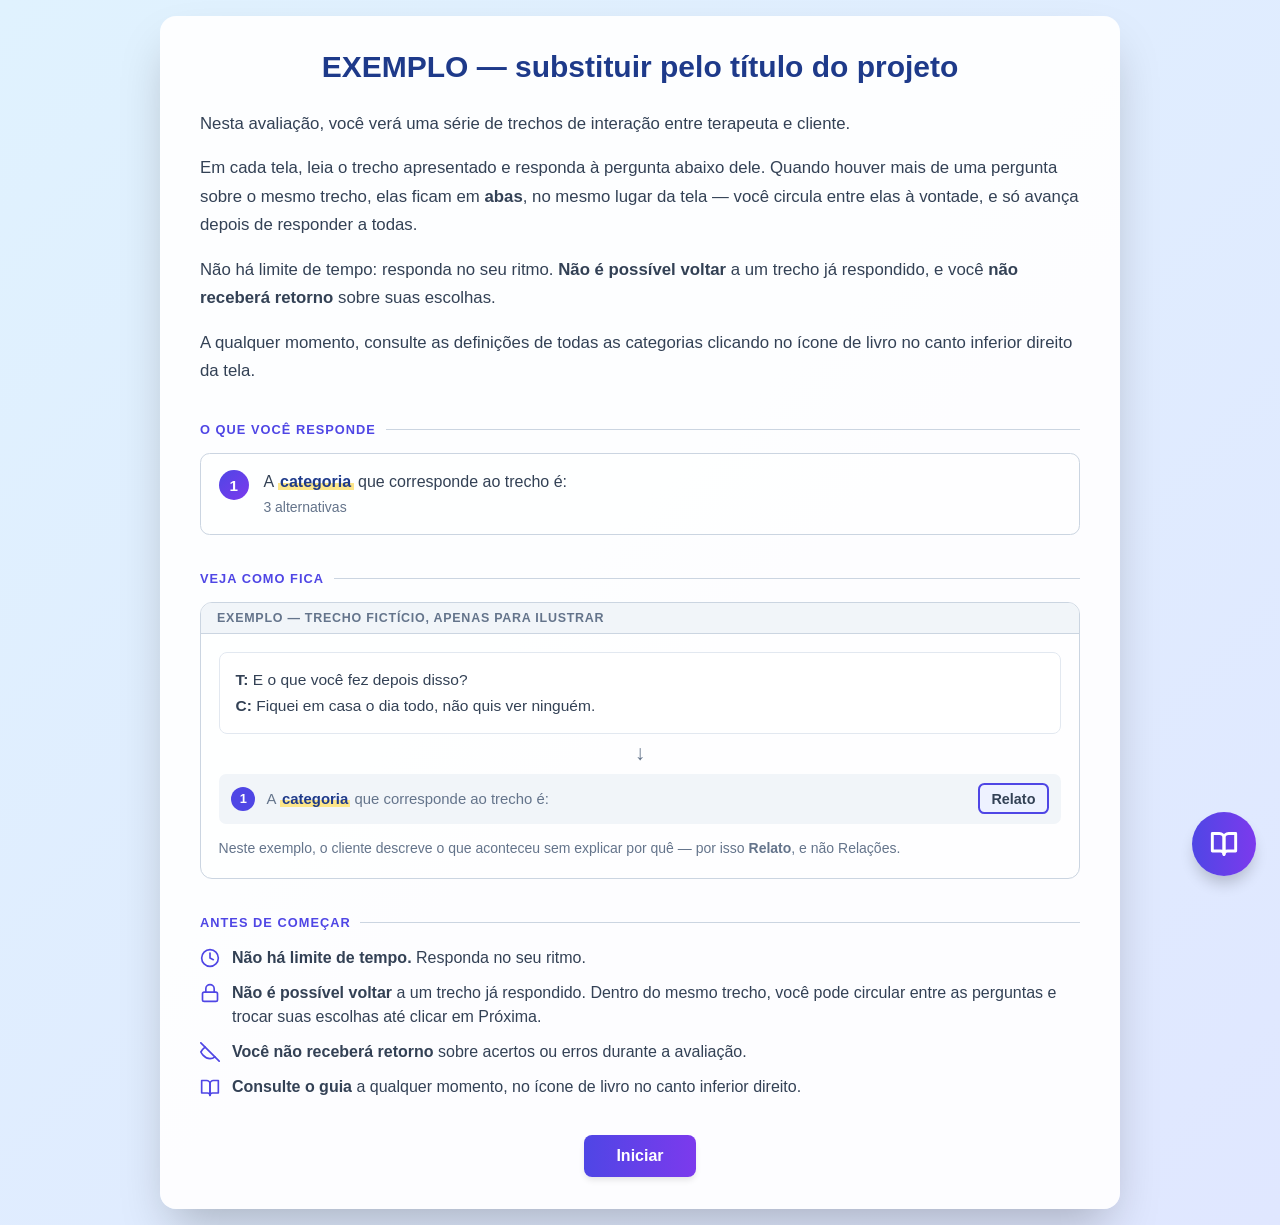
<file: Template/avaliacao.html>
<!DOCTYPE html>
<html lang="pt-BR">
<head>
<meta charset="UTF-8">
<meta name="viewport" content="width=device-width, initial-scale=1.0">
<meta name="robots" content="noindex, nofollow">
<title>Avaliação — SiMCCIT</title>

<!--
================================================================================

   SiMCCIT — TEMPLATE GERAL DE AVALIAÇÃO POR ENSAIOS

   Arquivo único, sem internet e sem instalação: abre com duplo clique.
   Cada projeto derivado (um eixo, um recorte de categorias) é uma CÓPIA deste
   arquivo com o bloco editável trocado.

   Para adaptar: role até "BLOCO EDITÁVEL" logo abaixo. É a única parte a mexer.
   Instruções completas de derivação estão no README.md da pasta principal.

================================================================================
-->

<script>
/* ============================================================================
   ██  BLOCO EDITÁVEL — INÍCIO  ███████████████████████████████████████████████

   Quatro seções, nesta ordem:
     1. CONFIG      — títulos e textos da sessão
     2. CATEGORIAS  — as alternativas principais E o conteúdo do guia
     3. DIMENSOES   — o que o participante responde em cada ensaio
     4. ENSAIOS     — os itens aplicados, na ordem

   MARCAÇÃO DISPONÍVEL NOS TEXTOS
     <br>                               quebra de linha
     <strong>texto</strong>             negrito
     <em>texto</em>                     itálico
     <span class="destaque">x</span>    realce amarelo
     <span class="destaque-a">x</span>  realce azul
     <span class="destaque-b">x</span>  realce verde
   ========================================================================= */


/* ---------------------------------------------------------------------------
   1. CONFIGURAÇÃO
   --------------------------------------------------------------------------- */

const CONFIG = {

  titulo: "EXEMPLO — substituir pelo título do projeto",

  // Embaralha a ordem dos botões dentro de cada dimensão, a cada ensaio.
  //   true  = a posição do botão não vira pista; permite medir viés de posição.
  //   false = ordem fixa em todos os ensaios, na sequência declarada em
  //           CATEGORIAS — use para espelhar a ordem do manual.
  embaralharOpcoes: true,

  // Exige que TODAS as dimensões sejam respondidas antes de liberar "Próxima".
  exigirResposta: true,

  mostrarProgresso: true,

  instrucoes: `
    <p>Nesta avaliação, você verá uma série de trechos de interação entre
    terapeuta e cliente.</p>

    <p>Em cada tela, leia o trecho apresentado e responda à pergunta abaixo
    dele. Quando houver mais de uma pergunta sobre o mesmo trecho, elas ficam
    em <strong>abas</strong>, no mesmo lugar da tela — você circula entre elas
    à vontade, e só avança depois de responder a todas.</p>

    <p>Não há limite de tempo: responda no seu ritmo. <strong>Não é possível
    voltar</strong> a um trecho já respondido, e você <strong>não receberá
    retorno</strong> sobre suas escolhas.</p>

    <p>A qualquer momento, consulte as definições de todas as categorias
    clicando no ícone de livro no canto inferior direito da tela.</p>
  `,

  // Miniatura mostrada na tela de instruções: um trecho FICTÍCIO com as
  // respostas certas já marcadas, só para o participante ver o formato.
  // As chaves de "respostas" são os id das DIMENSOES.
  exemplo: {
    enunciado: `<strong>T:</strong> E o que você fez depois disso?<br>
                <strong>C:</strong> Fiquei em casa o dia todo, não quis ver ninguém.`,
    respostas: { categoria: "Relato" },
    nota: `Neste exemplo, o cliente descreve o que aconteceu sem explicar por quê —
           por isso <strong>Relato</strong>, e não Relações.`
  },

  encerramento: `
    <p>Suas respostas foram registradas. Obrigado por participar!</p>
  `
};


/* ---------------------------------------------------------------------------
   2. CATEGORIAS

   Esta lista tem DUAS funções ao mesmo tempo:
     - é o conjunto de alternativas da dimensão que usar opcoes: "CATEGORIAS";
     - é o conteúdo do guia de consulta.
   Por isso o "rotulo" precisa ser escrito uma vez só e usado tal e qual no
   gabarito dos ensaios.

   CAMPOS
     rotulo     (obrigatório) Texto do botão e título no guia.
     definicao  (obrigatório) Caracterização da categoria, exibida no guia.
     criterio   (opcional)    Critérios de inclusão/exclusão.
     exemplos   (opcional)    Lista de exemplos exibidos no guia.
     grupo      (opcional)    Cria abas no guia (ex.: "Terapeuta"/"Cliente").
                              Com um grupo só, ou nenhum, o guia não usa abas.
   --------------------------------------------------------------------------- */

const CATEGORIAS = [
  {
    rotulo: "Relato",
    definicao: `Contempla verbalizações em que o cliente descreve ou informa o
                terapeuta sobre a ocorrência de eventos, respostas emocionais,
                estados motivacionais e/ou tendências a ações, sem estabelecer
                relações causais ou funcionais entre eles.`,
    exemplos: [
      `C: "Estou triste, T. To mal... To perdidinha de novo..."`,
      `C: "Naquela hora eu só queria gritar e sair correndo dali..."`
    ]
  },
  {
    rotulo: "Relações",
    definicao: `É caracterizada por verbalizações em que o cliente estabelece
                relações causais e/ou explicativas (funcionais, correlacionais
                ou de contiguidade) entre eventos.`,
    exemplos: [
      `C: "Eu acho que eu trabalho tanto porque assim eu evito discussões em casa."`
    ]
  },
  {
    rotulo: "Metas",
    definicao: `Contempla verbalizações do cliente nas quais ele descreve seus
                projetos, planos ou estratégias para a solução de problemas
                trazidos como queixas para a terapia.`,
    criterio: `Refere-se a ação futura. Ação já executada é Relato.`,
    exemplos: [
      `C: "Vou ligar para ela e conversar sobre o que aconteceu."`
    ]
  }
];


/* ---------------------------------------------------------------------------
   3. DIMENSÕES

   Cada dimensão é UMA pergunta respondida em TODO ensaio. A maioria dos
   projetos tem uma só (a categoria). Eixos com qualificadores têm mais — por
   exemplo, categoria + quem iniciou o assunto.

   As dimensões viram ABAS que dividem o mesmo espaço abaixo do enunciado, na
   ordem declarada aqui. O enunciado fica visível o tempo todo. Ao responder,
   o app pula sozinho para a próxima pergunta pendente; respondidas todas, ele
   fica parado para o participante poder revisar. "Próxima" só libera com as
   TRÊS respondidas (com CONFIG.exigirResposta).

   Circular entre abas e trocar respostas é permitido até confirmar o ensaio —
   o que não é permitido é voltar a um ensaio já confirmado.

   Cada dimensão tem sua própria latência no CSV (Latencia_<id>): o tempo
   acumulado com aquela aba aberta. Latencia_total_s é o ensaio inteiro.

   CAMPOS
     id             (obrigatório) Identificador curto, sem espaços nem acentos.
                                  Vira nome de coluna no CSV: Escolha_<id>,
                                  Gabarito_<id>, Resultado_<id>, Posicao_<id>.
     pergunta       (obrigatório) Texto da pergunta. Aceita HTML.
     opcoes         (obrigatório) Uma das três formas:
                                    ["A", "B"]           lista literal
                                    "CATEGORIAS"          todos os rótulos da seção 2
                                    { grupo: "Tempo" }    só as categorias desse
                                                          grupo — use quando o
                                                          projeto tiver mais de um
                                                          conjunto de alternativas
     larguraMinima  (opcional)    Largura mínima de cada botão. Menor = mais
                                  colunas. Padrão "15rem".
     altura         (opcional)    Altura fixa dos botões desta dimensão.
                                  Padrão "4.75rem". Todos os botões ficam com
                                  exatamente este tamanho, e a letra encolhe
                                  sozinha até o texto mais longo caber.
     rotuloAba      (opcional)    Nome curto da aba (ex.: "Tema"). Padrão: o id.
     ajuda          (opcional)    Frase curta exibida no cartão das instruções.
     embaralhar     (opcional)    true/false só nesta dimensão. Use false quando
                                  a ordem for significativa (ex.: escalas).
   --------------------------------------------------------------------------- */

const DIMENSOES = [
  {
    id: "categoria",
    pergunta: 'A <span class="termo">categoria</span> que corresponde ao trecho é:',
    rotuloAba: "Categoria",
    opcoes: "CATEGORIAS",
    larguraMinima: "15rem"
  }
];


/* ---------------------------------------------------------------------------
   4. ENSAIOS

   Aplicados na ordem em que aparecem. Separe cada um com vírgula.

   CAMPOS
     id         (obrigatório) Código único, vai para o relatório.
     enunciado  (obrigatório) O material apresentado. Aceita HTML.
     gabarito   (obrigatório) Com UMA dimensão, basta o texto da resposta certa.
                              Com VÁRIAS, um objeto com uma chave por dimensão:
                                gabarito: { categoria: "Relato", iniciou: "Cliente" }
                              Omita uma chave para não corrigir aquela dimensão.
     opcoes     (opcional)    Sobrepõe as alternativas neste ensaio. Objeto com
                              uma chave por dimensão. Use só em ensaios atípicos.
   --------------------------------------------------------------------------- */

const ENSAIOS = [

  {
    id: "E01",
    enunciado: `T: E o que você fez depois disso?<br>
                <strong>C: Eu fiquei em casa o dia todo. Não quis ver ninguém,
                não atendi o telefone.</strong>`,
    gabarito: "Relato"
  },

  {
    id: "E02",
    enunciado: `T: Como você pretende resolver isso?<br>
                <strong>C: Vou ligar para ela e conversar sobre o que
                aconteceu.</strong>`,
    gabarito: "Metas"
  }

  /* ↓↓↓ Cole os próximos ensaios aqui. Não esqueça a vírgula acima. ↓↓↓ */

];

/* ██  BLOCO EDITÁVEL — FIM  ██████████████████████████████████████████████████
   Daqui para baixo é o funcionamento do aplicativo. Não altere.
   ========================================================================= */
</script>

<style>
:root {
  --primaria: #4f46e5;
  --secundaria: #7c3aed;
  --texto-escuro: #334155;
  --texto-claro: #64748b;
  --fundo-claro: #f1f5f9;
  --borda: #cbd5e1;
  --selecao: #4f46e5;
  --selecao-fundo: #eef2ff;
  --concluido: #10b981;
  --marca-termo: #fde68a;
}

*, *::before, *::after { box-sizing: border-box; }

body {
  font-family: -apple-system, BlinkMacSystemFont, "Segoe UI", Roboto, Helvetica, Arial, sans-serif;
  margin: 0; min-height: 100vh;
  display: flex; align-items: center; justify-content: center;
  background: linear-gradient(to bottom right, #e0f2fe, #e0e7ff);
  color: #1e293b; padding: 1rem;
}

#app { width: 100%; max-width: 60rem; margin: 0 auto; }
.oculto, .hidden { display: none !important; }

.cartao {
  background-color: rgba(255, 255, 255, 0.92);
  border-radius: 1rem; padding: 2rem 2.5rem;
  box-shadow: 0 25px 50px -12px rgba(0, 0, 0, 0.25);
}

h1.titulo {
  font-size: 1.875rem; line-height: 1.25; color: #1e3a8a;
  margin: 0 0 1.5rem; text-align: center;
}

.botao-primario {
  background: linear-gradient(to right, var(--primaria), var(--secundaria));
  color: white; font-weight: bold; font-size: 1rem;
  padding: 0.75rem 2rem; border-radius: 0.5rem; border: none; cursor: pointer;
  font-family: inherit;
  transition: transform 0.2s ease; box-shadow: 0 4px 6px -1px rgba(0,0,0,0.1);
}
.botao-primario:hover:not(:disabled) { transform: scale(1.04); }
.botao-primario:disabled { background: var(--borda); cursor: not-allowed; box-shadow: none; }

.barra-topo {
  display: flex; justify-content: space-between; align-items: center;
  margin-bottom: 1.25rem; color: var(--texto-claro);
  font-size: 0.95rem; font-weight: 500;
}
.barra-progresso {
  height: 6px; background: var(--fundo-claro);
  border-radius: 999px; overflow: hidden; margin-bottom: 1.5rem;
}
.barra-progresso > div {
  height: 100%;
  background: linear-gradient(to right, var(--primaria), var(--secundaria));
  transition: width 0.3s ease;
}

#enunciado {
  background-color: rgba(255,255,255,0.7); border: 1px solid #e2e8f0;
  padding: 1.5rem; border-radius: 0.5rem;
  font-size: 1.125rem; line-height: 1.75; text-align: left;
  box-shadow: inset 0 2px 4px 0 rgba(0,0,0,0.04);
}

/* --- Abas das perguntas ---
   As perguntas dividem o MESMO espaço da tela: cada aba mostra a sua, e o
   participante circula livremente entre elas antes de confirmar o ensaio. --- */
.abas-dimensao {
  display: flex; gap: 0.5rem; flex-wrap: wrap;
  margin-top: 1.75rem; border-bottom: 2px solid var(--borda);
}
.aba-btn {
  display: flex; align-items: center; gap: 0.5rem;
  padding: 0.7rem 1.1rem; border: none; background: none; cursor: pointer;
  font-family: inherit; font-size: 1rem; font-weight: 600;
  color: var(--texto-claro);
  border-bottom: 3px solid transparent; margin-bottom: -2px;
  transition: color 0.15s, border-color 0.15s;
}
.aba-btn:hover { color: var(--texto-escuro); }
.aba-btn.ativa { color: var(--primaria); border-bottom-color: var(--primaria); }
.aba-marca {
  width: 1.35rem; height: 1.35rem; border-radius: 50%; flex-shrink: 0;
  display: inline-flex; align-items: center; justify-content: center;
  font-size: 0.78rem; font-weight: 700;
  background: var(--borda); color: white; transition: background 0.15s;
}
.aba-btn.ativa .aba-marca { background: var(--primaria); }
.aba-btn.respondida .aba-marca { background: var(--concluido); }

.dimensao { margin-top: 1.5rem; animation: entrada 0.16s ease-out; }
@keyframes entrada { from { opacity: 0; } to { opacity: 1; } }
@media (prefers-reduced-motion: reduce) { .dimensao { animation: none; } }

.pergunta {
  margin: 0 0 1rem; font-weight: 600; font-size: 1.05rem;
  text-align: center; color: var(--texto-escuro);
}
/* Termo técnico destacado dentro da pergunta. */
.termo {
  background: linear-gradient(transparent 58%, var(--marca-termo) 58%);
  padding: 0 0.15em; font-weight: 700; color: #1e3a8a;
}

/* auto-fit acomoda de 2 a 16+ alternativas sem configuração manual */
.opcoes {
  display: grid; gap: 0.9rem;
  grid-template-columns: repeat(auto-fit, minmax(var(--largura-opcao, 15rem), 1fr));
  justify-content: center;
}

/* Todos os botões de uma dimensão têm EXATAMENTE o mesmo tamanho.
   A letra encolhe sozinha (ajustarFonte) até o texto mais longo caber. */
.opcao {
  background-color: white;
  border: 2px solid #e2e8f0;
  border-radius: 0.6rem;
  padding: 0.5rem 0.9rem;
  height: var(--altura-opcao, 4.75rem);
  display: flex; align-items: center; gap: 0.7rem;
  overflow: hidden;
  font-size: var(--fonte-opcao, 1rem);
  line-height: 1.3;
  font-family: inherit; color: var(--texto-escuro);
  text-align: left; cursor: pointer;
  box-shadow: 0 1px 2px rgba(15, 23, 42, 0.06);
  transition: border-color 0.15s, background-color 0.15s, box-shadow 0.15s, transform 0.15s;
}
/* Marcador redondo: deixa claro que é uma escolha, não um bloco cinza. */
.opcao::before {
  content: ""; flex-shrink: 0;
  width: 1.1rem; height: 1.1rem; border-radius: 50%;
  border: 2px solid var(--borda); background: white;
  transition: border-color 0.15s, background-color 0.15s;
}
.opcao:hover {
  border-color: #a5b4fc;
  box-shadow: 0 4px 10px -2px rgba(79, 70, 229, 0.18);
  transform: translateY(-1px);
}
.opcao:hover::before { border-color: var(--primaria); }

/* Seleção deliberadamente NEUTRA: indica escolha, não acerto. */
.opcao.selecionada {
  border-color: var(--selecao); background-color: var(--selecao-fundo);
  font-weight: 600;
  box-shadow: 0 4px 10px -2px rgba(79, 70, 229, 0.22);
}
.opcao.selecionada::before {
  border-color: var(--selecao); background: var(--selecao);
  box-shadow: inset 0 0 0 3px white;
}
.opcao:focus-visible { outline: 3px solid var(--secundaria); outline-offset: 2px; }

.rodape-ensaio { margin-top: 1.25rem; text-align: center; }

.destaque   { background-color: #fef08a; padding: 0.1em 0.2em; border-radius: 0.2em; }
.destaque-a { background-color: #bfdbfe; padding: 0.1em 0.2em; border-radius: 0.2em; }
.destaque-b { background-color: #bbf7d0; padding: 0.1em 0.2em; border-radius: 0.2em; }

#tela-final { text-align: center; }
#campo-codigo {
  width: 100%; max-width: 20rem; padding: 0.75rem 1rem;
  font-size: 1rem; font-family: inherit;
  border: 2px solid var(--borda); border-radius: 0.5rem; text-align: center;
}
#campo-codigo:focus { outline: none; border-color: var(--primaria); }
.caixa-pesquisador {
  margin-top: 2rem; padding: 1.5rem; background-color: var(--fundo-claro);
  border: 1px dashed var(--borda); border-radius: 0.75rem;
}
.rotulo-pesquisador {
  font-size: 0.8rem; text-transform: uppercase; letter-spacing: 0.06em;
  color: var(--texto-claro); font-weight: 700; margin: 0 0 0.75rem;
}
.aviso { margin-top: 1rem; font-size: 0.9rem; color: var(--texto-claro); min-height: 1.25rem; }

.guide-fab {
  position: fixed; bottom: 1.5rem; right: 1.5rem;
  width: 4rem; height: 4rem; border-radius: 50%;
  background: linear-gradient(to right, var(--primaria), var(--secundaria));
  color: white; border: none; cursor: pointer;
  box-shadow: 0 10px 15px -3px rgba(0,0,0,0.2);
  display: flex; align-items: center; justify-content: center;
  z-index: 1000; transition: transform 0.2s ease;
}
.guide-fab:hover { transform: scale(1.1); }
.guide-modal-overlay {
  position: fixed; inset: 0; background-color: rgba(0,0,0,0.6);
  display: flex; align-items: center; justify-content: center;
  z-index: 1001; padding: 1rem;
}
.guide-container {
  background-color: white; border-radius: 1rem; padding: 2rem;
  width: 100%; max-width: 50rem; max-height: 90vh;
  overflow-y: auto; position: relative; text-align: left;
}
.guide-close-btn {
  position: sticky; top: -1rem; float: right;
  background: white; border-radius: 50%; width: 40px; height: 40px;
  display: flex; align-items: center; justify-content: center;
  margin-right: -1rem; border: none; font-size: 2rem; cursor: pointer;
  color: var(--texto-claro); line-height: 1; z-index: 2;
}
.guide-tabs { display: flex; gap: 0.5rem; flex-wrap: wrap;
  border-bottom: 1px solid var(--borda); margin-bottom: 1.5rem; }
.guide-tab-btn {
  padding: 0.75rem 1.25rem; border: none; background: none; cursor: pointer;
  font-size: 1.125rem; font-weight: 600; font-family: inherit;
  color: var(--texto-claro); border-bottom: 3px solid transparent; transition: all 0.2s;
}
.guide-tab-btn.active { color: var(--primaria); border-bottom-color: var(--primaria); }
.guide-category {
  margin-bottom: 1.5rem; padding-bottom: 1.5rem;
  border-bottom: 1px solid var(--fundo-claro);
}
.guide-category:last-child { border-bottom: none; margin-bottom: 0; }
.guide-category h3 {
  font-size: 1.25rem; color: var(--texto-escuro); margin: 0 0 0.5rem;
}
.guide-category p { font-size: 1rem; line-height: 1.6; color: var(--texto-claro); margin: 0; }
.guide-criterio {
  margin-top: 0.75rem; padding: 0.75rem; border-radius: 0.375rem;
  background-color: #fffbeb; border-left: 3px solid #fbbf24;
  font-size: 0.95rem !important; color: var(--texto-escuro) !important;
}
.guide-criterio strong { display: block; margin-bottom: 0.25rem; font-size: 0.85rem;
  text-transform: uppercase; letter-spacing: 0.04em; color: #92400e; }
.guide-examples { margin-top: 1rem; padding-left: 1rem; border-left: 3px solid #e2e8f0; }
.guide-examples-title {
  font-weight: 600; color: var(--texto-escuro);
  font-size: 0.9rem; margin: 0 0 0.5rem;
}
.guide-example {
  background-color: var(--fundo-claro); padding: 0.75rem; border-radius: 0.375rem;
  margin-bottom: 0.5rem !important; font-style: italic;
  color: var(--texto-escuro) !important;
}
.guide-example:last-child { margin-bottom: 0 !important; }

/* --- Tela de instruções --- */
.instr-intro { color: var(--texto-escuro); font-size: 1.05rem; line-height: 1.7; }
.instr-intro p { margin: 0 0 1rem; }

.instr-secao { margin-top: 2.25rem; }
.instr-secao-titulo {
  font-size: 0.8rem; font-weight: 700; letter-spacing: 0.08em;
  text-transform: uppercase; color: var(--primaria);
  margin: 0 0 1rem; display: flex; align-items: center; gap: 0.6rem;
}
.instr-secao-titulo::after {
  content: ""; flex: 1; height: 1px; background: var(--borda);
}

.cartoes-pergunta { display: grid; gap: 0.75rem; }
.cartao-pergunta {
  display: flex; gap: 0.9rem; align-items: flex-start;
  padding: 1rem 1.1rem; border: 1px solid var(--borda);
  border-radius: 0.6rem; background: rgba(255,255,255,0.75);
}
.cartao-num {
  flex-shrink: 0; width: 1.9rem; height: 1.9rem; border-radius: 50%;
  background: linear-gradient(to bottom right, var(--primaria), var(--secundaria));
  color: white; font-weight: 700; font-size: 0.95rem;
  display: flex; align-items: center; justify-content: center;
}
.cartao-texto { color: var(--texto-escuro); line-height: 1.5; }
.cartao-texto .cartao-quantas {
  display: block; margin-top: 0.2rem;
  font-size: 0.875rem; color: var(--texto-claro);
}

/* Miniatura estática de um ensaio, só ilustrativa. */
.exemplo {
  border: 1px solid var(--borda); border-radius: 0.75rem;
  overflow: hidden; background: rgba(255,255,255,0.75);
}
.exemplo-etiqueta {
  background: var(--fundo-claro); padding: 0.5rem 1rem;
  font-size: 0.78rem; font-weight: 700; letter-spacing: 0.06em;
  text-transform: uppercase; color: var(--texto-claro);
  border-bottom: 1px solid var(--borda);
}
.exemplo-corpo { padding: 1.1rem; }
.exemplo-dialogo {
  background: white; border: 1px solid #e2e8f0; border-radius: 0.5rem;
  padding: 0.9rem 1rem; line-height: 1.65; color: var(--texto-escuro);
  font-size: 0.97rem;
}
.exemplo-seta {
  text-align: center; color: var(--texto-claro);
  font-size: 1.3rem; line-height: 1; margin: 0.6rem 0;
}
.exemplo-linhas { display: grid; gap: 0.5rem; }
.exemplo-linha {
  display: flex; align-items: center; gap: 0.7rem; flex-wrap: wrap;
  padding: 0.6rem 0.8rem; border-radius: 0.45rem; background: var(--fundo-claro);
}
.exemplo-num {
  flex-shrink: 0; width: 1.5rem; height: 1.5rem; border-radius: 50%;
  background: var(--primaria); color: white;
  font-size: 0.8rem; font-weight: 700;
  display: flex; align-items: center; justify-content: center;
}
.exemplo-pergunta { color: var(--texto-claro); font-size: 0.93rem; flex: 1; min-width: 11rem; }
.exemplo-resposta {
  border: 2px solid var(--selecao); background: var(--selecao-fundo);
  color: var(--texto-escuro); font-weight: 600; font-size: 0.9rem;
  padding: 0.35rem 0.7rem; border-radius: 0.4rem;
}
.exemplo-nota {
  margin: 0.9rem 0 0; font-size: 0.875rem; color: var(--texto-claro);
  line-height: 1.55;
}

.instr-regras { display: grid; gap: 0.7rem; }
.instr-regra {
  display: flex; gap: 0.75rem; align-items: flex-start;
  color: var(--texto-escuro); line-height: 1.5;
}
.instr-regra svg { flex-shrink: 0; margin-top: 0.15rem; color: var(--primaria); }

@media (max-width: 640px) {
  body { padding: 0.5rem; }
  .cartao { padding: 1.25rem 1rem; }
  h1.titulo { font-size: 1.375rem; }
  .opcoes { grid-template-columns: 1fr; }
  .aba-btn { padding: 0.6rem 0.7rem; font-size: 0.9rem; }
  .exemplo-linha { flex-direction: column; align-items: flex-start; }
  #enunciado { padding: 1rem; font-size: 1rem; }
  .guide-container { padding: 1.25rem; }
  .guide-fab { width: 3.25rem; height: 3.25rem; bottom: 1rem; right: 1rem; }
}
</style>
</head>
<body>

<div id="app">

  <section id="tela-instrucoes" class="cartao">
    <h1 class="titulo" id="titulo-instrucoes"></h1>
    <div id="texto-instrucoes" class="instr-intro"></div>
    <div id="instr-perguntas" class="instr-secao"></div>
    <div id="instr-exemplo" class="instr-secao"></div>
    <div id="instr-regras" class="instr-secao"></div>
    <div style="text-align: center; margin-top: 2.25rem;">
      <button id="btn-iniciar" class="botao-primario">Iniciar</button>
    </div>
  </section>

  <section id="tela-ensaio" class="cartao oculto">
    <div class="barra-topo"><span id="indicador-progresso"></span></div>
    <div class="barra-progresso"><div id="preenchimento-progresso" style="width: 0%"></div></div>
    <div id="enunciado"></div>
    <div id="abas-dimensao" class="abas-dimensao" role="tablist"></div>
    <div id="dimensoes"></div>
    <div class="rodape-ensaio">
      <button id="btn-proxima" class="botao-primario">Próxima</button>
      <p class="aviso" id="aviso-ensaio"></p>
    </div>
  </section>

  <section id="tela-final" class="cartao oculto">
    <h1 class="titulo" style="color: var(--primaria);">Avaliação concluída</h1>
    <div id="texto-encerramento" style="color: var(--texto-escuro); font-size: 1.1rem;"></div>
    <div class="caixa-pesquisador">
      <p class="rotulo-pesquisador">Para o pesquisador responsável</p>
      <label for="campo-codigo" style="display:block; margin-bottom:0.5rem; color:var(--texto-claro);">
        Código de identificação do participante
      </label>
      <input type="text" id="campo-codigo" placeholder="ex.: P07" autocomplete="off">
      <div style="margin-top: 1.25rem;">
        <button id="btn-baixar" class="botao-primario">Salvar respostas (.csv)</button>
      </div>
      <p class="aviso" id="aviso-final"></p>
    </div>
  </section>

</div>

<button id="btn-guia" class="guide-fab" aria-label="Abrir guia de categorias" title="Guia de categorias">
  <svg xmlns="http://www.w3.org/2000/svg" width="28" height="28" viewBox="0 0 24 24" fill="none" stroke="currentColor" stroke-width="2.5" stroke-linecap="round" stroke-linejoin="round"><path d="M2 3h6a4 4 0 0 1 4 4v14a3 3 0 0 0-3-3H2z"></path><path d="M22 3h-6a4 4 0 0 0-4 4v14a3 3 0 0 1 3-3h7z"></path></svg>
</button>

<div id="modal-guia" class="guide-modal-overlay oculto">
  <div class="guide-container">
    <button id="fechar-guia" class="guide-close-btn" aria-label="Fechar guia">&times;</button>
    <div class="guide-tabs" id="guia-abas"></div>
    <div id="guia-conteudo"></div>
  </div>
</div>

<script>
(function () {
  "use strict";

  const CHAVE_ARMAZENAMENTO = "simccit_avaliacao_v1";

  let indice = 0;
  let aba = 0;              // qual DIMENSÃO está visível agora
  let escolhas = {};        // { idDaDimensao: textoEscolhido }
  let ordemExibida = {};    // { idDaDimensao: [opções na ordem em que apareceram] }
  let latencias = {};       // { idDaDimensao: segundos acumulados com a aba aberta }
  let inicioEnsaio = 0;
  let inicioAba = 0;
  let respostas = [];
  let emAndamento = false;

  const el = (id) => document.getElementById(id);
  const telaInstrucoes = el("tela-instrucoes");
  const telaEnsaio     = el("tela-ensaio");
  const telaFinal      = el("tela-final");
  const caixaDimensoes = el("dimensoes");
  const caixaAbas      = el("abas-dimensao");
  const btnProxima     = el("btn-proxima");
  const avisoEnsaio    = el("aviso-ensaio");

  /* --------------------------------------------------------------------
     ACESSO ÀS DIMENSÕES
     -------------------------------------------------------------------- */

  /* Alternativas de uma dimensão num dado ensaio: as do próprio ensaio, se
     declaradas; senão as da dimensão; e "CATEGORIAS" resolve para os rótulos
     da seção 2 — é o que dispensa repetir as opções em cada ensaio. */
  function opcoesDe(dim, ensaio) {
    if (ensaio && ensaio.opcoes && ensaio.opcoes[dim.id]) return ensaio.opcoes[dim.id];
    if (dim.opcoes === "CATEGORIAS") return CATEGORIAS.map((c) => c.rotulo);
    // { grupo: "Tempo" } → só as categorias daquele grupo. É o que permite a
    // um projeto ter várias dimensões, cada uma com seu conjunto próprio,
    // todas documentadas no mesmo guia.
    if (dim.opcoes && typeof dim.opcoes === "object" && !Array.isArray(dim.opcoes) && dim.opcoes.grupo) {
      return CATEGORIAS.filter((c) => (c.grupo || "") === dim.opcoes.grupo).map((c) => c.rotulo);
    }
    return dim.opcoes;
  }

  /* Com uma única dimensão, gabarito pode ser só o texto da resposta certa.
     Com várias, é um objeto com uma chave por dimensão. */
  function gabaritoDe(ensaio, idDim) {
    const g = ensaio.gabarito;
    if (g === undefined || g === null) return undefined;
    if (typeof g === "string") return DIMENSOES[0].id === idDim ? g : undefined;
    return g[idDim];
  }

  function embaralhar(lista) {
    const copia = lista.slice();
    for (let i = copia.length - 1; i > 0; i--) {
      const j = Math.floor(Math.random() * (i + 1));
      [copia[i], copia[j]] = [copia[j], copia[i]];
    }
    return copia;
  }

  function mostrarTela(tela) {
    [telaInstrucoes, telaEnsaio, telaFinal].forEach((t) => {
      t.classList.toggle("oculto", t !== tela);
    });
    window.scrollTo(0, 0);
  }

  function agoraISO() {
    const d = new Date();
    const p = (n) => String(n).padStart(2, "0");
    return `${d.getFullYear()}-${p(d.getMonth() + 1)}-${p(d.getDate())} ` +
           `${p(d.getHours())}:${p(d.getMinutes())}:${p(d.getSeconds())}`;
  }

  /* --------------------------------------------------------------------
     VALIDAÇÃO
     Roda antes de qualquer coisa. Erros de digitação no bloco editável
     aparecem aqui, e não no meio de uma coleta.
     -------------------------------------------------------------------- */
  function validar() {
    const problemas = [];

    if (!Array.isArray(CATEGORIAS) || CATEGORIAS.length < 2) {
      problemas.push("CATEGORIAS precisa ter pelo menos 2 categorias.");
    } else {
      const rotulos = new Set();
      CATEGORIAS.forEach((c, i) => {
        const onde = `Categoria ${i + 1} (${c && c.rotulo ? c.rotulo : "sem rotulo"})`;
        if (!c.rotulo) problemas.push(`${onde}: falta o campo "rotulo".`);
        else if (rotulos.has(c.rotulo)) problemas.push(`${onde}: rótulo repetido.`);
        else rotulos.add(c.rotulo);
        if (!c.definicao) problemas.push(`${onde}: falta o campo "definicao" (usado no guia).`);
      });
    }

    if (!Array.isArray(DIMENSOES) || DIMENSOES.length === 0) {
      problemas.push("DIMENSOES precisa ter pelo menos uma dimensão.");
      return problemas;
    }
    const idsDim = new Set();
    DIMENSOES.forEach((dim, i) => {
      const onde = `Dimensão ${i + 1} (${dim && dim.id ? dim.id : "sem id"})`;
      if (!dim.id) problemas.push(`${onde}: falta o campo "id".`);
      else if (!/^[A-Za-z][A-Za-z0-9_]*$/.test(dim.id)) {
        problemas.push(`${onde}: o id "${dim.id}" precisa começar com letra e ` +
          `conter apenas letras, números e _ (vira nome de coluna no CSV).`);
      } else if (idsDim.has(dim.id)) problemas.push(`${onde}: id repetido.`);
      else idsDim.add(dim.id);
      if (!dim.pergunta) problemas.push(`${onde}: falta o campo "pergunta".`);
      const ops = opcoesDe(dim, null);
      const grupoPedido = dim.opcoes && dim.opcoes.grupo;
      if (grupoPedido && (!Array.isArray(ops) || ops.length === 0)) {
        const existentes = [...new Set(CATEGORIAS.map((c) => c.grupo || "(sem grupo)"))];
        problemas.push(`${onde}: nenhuma categoria tem grupo "${grupoPedido}". ` +
          `Grupos existentes: ${existentes.join(", ")}.`);
      } else if (!Array.isArray(ops) || ops.length < 2) {
        problemas.push(`${onde}: precisa de pelo menos 2 alternativas em "opcoes".`);
      } else if (new Set(ops).size !== ops.length) {
        problemas.push(`${onde}: há alternativas repetidas em "opcoes".`);
      }
    });

    if (!Array.isArray(ENSAIOS) || ENSAIOS.length === 0) {
      problemas.push("A lista ENSAIOS está vazia.");
      return problemas;
    }

    const ids = new Set();
    ENSAIOS.forEach((e, i) => {
      const onde = `Ensaio ${i + 1} (id: ${e && e.id ? e.id : "sem id"})`;
      if (!e.id) problemas.push(`${onde}: falta o campo "id".`);
      else if (ids.has(e.id)) problemas.push(`${onde}: o id "${e.id}" está repetido.`);
      else ids.add(e.id);

      if (!e.enunciado) problemas.push(`${onde}: falta o campo "enunciado".`);

      if (e.gabarito && typeof e.gabarito === "object") {
        Object.keys(e.gabarito).forEach((k) => {
          if (!idsDim.has(k)) {
            problemas.push(`${onde}: o gabarito tem a chave "${k}", que não é ` +
              `id de nenhuma dimensão (${[...idsDim].join(", ")}).`);
          }
        });
      } else if (typeof e.gabarito === "string" && DIMENSOES.length > 1) {
        problemas.push(`${onde}: há ${DIMENSOES.length} dimensões, então o ` +
          `gabarito precisa ser um objeto com uma chave por dimensão, não um texto.`);
      }

      DIMENSOES.forEach((dim) => {
        const g = gabaritoDe(e, dim.id);
        if (g === undefined) return;
        const ops = opcoesDe(dim, e);
        if (!Array.isArray(ops) || !ops.includes(g)) {
          problemas.push(`${onde}, dimensão "${dim.id}": o gabarito "${g}" não ` +
            `corresponde exatamente a nenhuma alternativa. Confira acentos e espaços.`);
        }
      });
    });

    return problemas;
  }

  function exibirErros(problemas) {
    telaInstrucoes.innerHTML =
      `<h1 class="titulo" style="color:#b91c1c;">Erro na configuração</h1>
       <p style="color:var(--texto-escuro);">Corrija os pontos abaixo no bloco
       editável do arquivo e recarregue a página. A avaliação não foi iniciada.</p>
       <ul style="color:#b91c1c; line-height:1.8; text-align:left;">
         ${problemas.map((p) => `<li>${p}</li>`).join("")}
       </ul>`;
    mostrarTela(telaInstrucoes);
  }

  /* --------------------------------------------------------------------
     PERSISTÊNCIA
     -------------------------------------------------------------------- */
  function salvar() {
    try {
      localStorage.setItem(CHAVE_ARMAZENAMENTO, JSON.stringify({
        indice: indice, respostas: respostas, atualizadoEm: agoraISO()
      }));
    } catch (erro) { /* modo privativo: segue sem retomada automática */ }
  }
  function limparSalvo() {
    try { localStorage.removeItem(CHAVE_ARMAZENAMENTO); } catch (erro) {}
  }
  function lerSalvo() {
    try {
      const bruto = localStorage.getItem(CHAVE_ARMAZENAMENTO);
      if (!bruto) return null;
      const d = JSON.parse(bruto);
      if (!d || !Array.isArray(d.respostas) || d.respostas.length === 0) return null;
      return d;
    } catch (erro) { return null; }
  }

  /* --------------------------------------------------------------------
     TAMANHO UNIFORME DOS BOTÕES

     Todos os botões de uma dimensão têm altura fixa e idêntica. A letra
     encolhe até o rótulo mais longo caber — assim nenhum texto é cortado e
     nenhum botão fica maior que os outros.
     Depende de medição real; em ambientes sem layout (jsdom) mantém o padrão.
     -------------------------------------------------------------------- */
  function ajustarFonte(grade) {
    const botoes = [...grade.querySelectorAll(".opcao")];
    if (!botoes.length) return;

    const MAX = 1.0, MIN = 0.62, PASSO = 0.02;
    let tamanho = MAX;
    grade.style.setProperty("--fonte-opcao", MAX + "rem");

    const naoCabe = () => botoes.some((b) => b.scrollHeight > b.clientHeight + 1);
    let guarda = 0;
    while (tamanho > MIN && guarda++ < 40 && naoCabe()) {
      tamanho -= PASSO;
      grade.style.setProperty("--fonte-opcao", tamanho.toFixed(2) + "rem");
    }
    grade.dataset.fonte = tamanho.toFixed(2);
  }

  /* --------------------------------------------------------------------
     ENSAIO
     -------------------------------------------------------------------- */
  function renderizarEnsaio() {
    const ensaio = ENSAIOS[indice];
    aba = 0;
    escolhas = {};
    ordemExibida = {};
    latencias = {};
    DIMENSOES.forEach((d) => { latencias[d.id] = 0; });

    el("enunciado").innerHTML = ensaio.enunciado;
    el("indicador-progresso").textContent = CONFIG.mostrarProgresso
      ? `Ensaio ${indice + 1} de ${ENSAIOS.length}` : "";
    el("preenchimento-progresso").style.width = `${(indice / ENSAIOS.length) * 100}%`;

    montarAbas();
    inicioEnsaio = Date.now();
    mostrarAba(0);
  }

  function rotuloAba(dim, i) {
    return dim.rotuloAba || dim.id.charAt(0).toUpperCase() + dim.id.slice(1);
  }

  function montarAbas() {
    caixaAbas.innerHTML = "";
    caixaAbas.classList.toggle("oculto", DIMENSOES.length < 2);
    DIMENSOES.forEach((dim, i) => {
      const b = document.createElement("button");
      b.type = "button";
      b.className = "aba-btn";
      b.setAttribute("role", "tab");
      b.innerHTML = `<span class="aba-marca">${i + 1}</span><span>${rotuloAba(dim, i)}</span>`;
      b.addEventListener("click", () => mostrarAba(i));
      caixaAbas.appendChild(b);
    });
  }

  /* Marca visualmente quais perguntas já foram respondidas. */
  function atualizarAbas() {
    [...caixaAbas.children].forEach((b, i) => {
      const dim = DIMENSOES[i];
      const respondida = escolhas[dim.id] !== undefined;
      b.classList.toggle("ativa", i === aba);
      b.classList.toggle("respondida", respondida && i !== aba);
      b.setAttribute("aria-selected", i === aba ? "true" : "false");
      const marca = b.querySelector(".aba-marca");
      marca.textContent = respondida ? "\u2713" : String(i + 1);
    });
  }

  /* Troca a pergunta visível. O tempo de cada uma é acumulado enquanto a
     respectiva aba está aberta — com abas, o participante vai e volta. */
  function mostrarAba(i) {
    if (inicioAba && DIMENSOES[aba]) {
      latencias[DIMENSOES[aba].id] += (Date.now() - inicioAba) / 1000;
    }
    aba = i;
    inicioAba = Date.now();
    renderizarDimensao();
    atualizarAbas();
  }

  function renderizarDimensao() {
    const ensaio = ENSAIOS[indice];
    const dim = DIMENSOES[aba];
    avisoEnsaio.textContent = "";

    const bloco = document.createElement("div");
    bloco.className = "dimensao";
    bloco.dataset.dim = dim.id;

    const p = document.createElement("p");
    p.className = "pergunta";
    p.innerHTML = dim.pergunta;
    bloco.appendChild(p);

    const grade = document.createElement("div");
    grade.className = "opcoes";
    grade.setAttribute("role", "radiogroup");
    grade.setAttribute("aria-label", dim.pergunta.replace(/<[^>]*>/g, ""));
    grade.style.setProperty("--largura-opcao", dim.larguraMinima || "15rem");
    grade.style.setProperty("--altura-opcao", dim.altura || "4.75rem");

    // A ordem sorteada é mantida enquanto o ensaio durar: trocar de aba e
    // voltar não pode reembaralhar os botões sob o participante.
    if (!ordemExibida[dim.id]) {
      const deveEmbaralhar = dim.embaralhar !== undefined ? dim.embaralhar : CONFIG.embaralharOpcoes;
      const base = opcoesDe(dim, ensaio);
      ordemExibida[dim.id] = deveEmbaralhar ? embaralhar(base) : base.slice();
    }

    ordemExibida[dim.id].forEach((texto) => {
      const botao = document.createElement("button");
      botao.type = "button";
      botao.className = "opcao";
      botao.innerHTML = `<span>${texto}</span>`;
      botao.setAttribute("role", "radio");
      const marcado = escolhas[dim.id] === texto;
      botao.classList.toggle("selecionada", marcado);
      botao.setAttribute("aria-checked", marcado ? "true" : "false");
      botao.addEventListener("click", () => selecionar(dim.id, texto, botao, grade));
      grade.appendChild(botao);
    });

    bloco.appendChild(grade);
    caixaDimensoes.innerHTML = "";
    caixaDimensoes.appendChild(bloco);
    ajustarFonte(grade);
    atualizarBotaoProxima();
  }

  /* Seleção SEM feedback: marca a escolha daquela dimensão e permite trocar. */
  function selecionar(idDim, texto, botao, grade) {
    escolhas[idDim] = texto;
    grade.querySelectorAll(".opcao").forEach((b) => {
      const ativo = b === botao;
      b.classList.toggle("selecionada", ativo);
      b.setAttribute("aria-checked", ativo ? "true" : "false");
    });
    avisoEnsaio.textContent = "";
    atualizarAbas();
    atualizarBotaoProxima();

    // Vai sozinho para a próxima pergunta ainda sem resposta. Se todas já
    // foram respondidas, fica onde está, para o participante poder revisar.
    const pendente = DIMENSOES.findIndex((d) => escolhas[d.id] === undefined);
    if (pendente !== -1) setTimeout(() => mostrarAba(pendente), 140);
  }

  function faltando() {
    return DIMENSOES.filter((d) => escolhas[d.id] === undefined);
  }

  function atualizarBotaoProxima() {
    btnProxima.disabled = CONFIG.exigirResposta && faltando().length > 0;
    btnProxima.textContent = (indice === ENSAIOS.length - 1) ? "Finalizar" : "Próxima";
  }

  function avancar() {
    const pendentes = faltando();
    if (CONFIG.exigirResposta && pendentes.length > 0) {
      avisoEnsaio.textContent = pendentes.length === 1
        ? `Falta responder a pergunta "${rotuloAba(pendentes[0])}".`
        : `Faltam responder: ${pendentes.map((d) => rotuloAba(d)).join(", ")}.`;
      mostrarAba(DIMENSOES.indexOf(pendentes[0]));
      return;
    }
    // fecha a contagem de tempo da aba aberta
    if (inicioAba && DIMENSOES[aba]) {
      latencias[DIMENSOES[aba].id] += (Date.now() - inicioAba) / 1000;
      inicioAba = 0;
    }
    registrarEnsaio();
  }

  function registrarEnsaio() {
    const ensaio = ENSAIOS[indice];
    const registro = { Ordem: indice + 1, EnsaioID: ensaio.id };

    DIMENSOES.forEach((dim) => {
      const escolha = escolhas[dim.id];
      const gab = gabaritoDe(ensaio, dim.id);
      let resultado;
      if (gab === undefined)          resultado = "sem gabarito";
      else if (escolha === undefined) resultado = "sem resposta";
      else if (escolha === gab)       resultado = "Certo";
      else                            resultado = "Errado";

      registro["Escolha_" + dim.id]   = escolha === undefined ? "" : escolha;
      registro["Gabarito_" + dim.id]  = gab === undefined ? "" : gab;
      registro["Resultado_" + dim.id] = resultado;
      registro["Posicao_" + dim.id]   = escolha === undefined
        ? "" : (ordemExibida[dim.id].indexOf(escolha) + 1);
      // Tempo acumulado com a aba daquela pergunta aberta.
      registro["Latencia_" + dim.id]  = (latencias[dim.id] || 0).toFixed(2);
    });

    registro.Latencia_total_s = ((Date.now() - inicioEnsaio) / 1000).toFixed(2);
    registro.DataHora = agoraISO();
    respostas.push(registro);

    indice++;
    salvar();   // grava já apontando para o PRÓXIMO ensaio

    if (indice >= ENSAIOS.length) finalizar();
    else renderizarEnsaio();
  }

  function finalizar() {
    emAndamento = false;
    el("preenchimento-progresso").style.width = "100%";
    /* Nenhum escore é exibido: mostrar desempenho aqui seria feedback. */
    mostrarTela(telaFinal);
    el("campo-codigo").focus();
  }

  /* --------------------------------------------------------------------
     EXPORTAÇÃO
     -------------------------------------------------------------------- */
  function campoCsv(valor) {
    const t = String(valor === undefined || valor === null ? "" : valor);
    return /[",;\n\r]/.test(t) ? '"' + t.replace(/"/g, '""') + '"' : t;
  }

  function sanitizarNome(t) {
    return t.normalize("NFD").replace(/[\u0300-\u036f]/g, "")
            .replace(/[^a-zA-Z0-9_-]+/g, "_")
            .replace(/^_+|_+$/g, "").slice(0, 40);
  }

  function colunasCsv() {
    const cols = ["Participante", "Ordem", "EnsaioID"];
    DIMENSOES.forEach((d) => {
      cols.push("Escolha_" + d.id, "Gabarito_" + d.id, "Resultado_" + d.id,
                "Posicao_" + d.id, "Latencia_" + d.id);
    });
    cols.push("Latencia_total_s", "DataHora");
    return cols;
  }

  function baixarCsv() {
    const bruto = el("campo-codigo").value.trim();
    if (!bruto) {
      el("aviso-final").textContent = "Informe o código do participante antes de salvar.";
      el("campo-codigo").focus();
      return;
    }
    const codigo = sanitizarNome(bruto) || "participante";
    const colunas = colunasCsv();

    const linhas = [colunas.join(",")];
    respostas.forEach((r) => {
      linhas.push(colunas.map((c) =>
        campoCsv(c === "Participante" ? bruto : r[c])).join(","));
    });

    const blob = new Blob(["\uFEFF" + linhas.join("\r\n")],
                          { type: "text/csv;charset=utf-8;" });
    const url = URL.createObjectURL(blob);
    const data = new Date().toISOString().slice(0, 10);
    const link = document.createElement("a");
    link.href = url;
    link.download = `${codigo}_${data}.csv`;
    document.body.appendChild(link);
    link.click();
    document.body.removeChild(link);
    setTimeout(() => URL.revokeObjectURL(url), 1000);

    el("aviso-final").textContent = `Arquivo salvo como ${codigo}_${data}.csv`;
    limparSalvo();
  }

  /* --------------------------------------------------------------------
     TELA DE INSTRUÇÕES

     O texto de CONFIG.instrucoes é a abertura. O resto — cartões das
     perguntas, exemplo ilustrado e regras — é gerado a partir de DIMENSOES,
     para que a explicação nunca fique fora de sincronia com a tarefa real.
     -------------------------------------------------------------------- */
  function montarInstrucoes() {
    el("texto-instrucoes").innerHTML = CONFIG.instrucoes || "";

    // --- cartões: uma linha por pergunta ---
    const secP = el("instr-perguntas");
    secP.innerHTML = "";
    if (DIMENSOES.length) {
      const t = document.createElement("p");
      t.className = "instr-secao-titulo";
      t.textContent = DIMENSOES.length > 1
        ? `Em cada trecho você responde a ${DIMENSOES.length} perguntas`
        : "O que você responde";
      secP.appendChild(t);

      const grade = document.createElement("div");
      grade.className = "cartoes-pergunta";
      DIMENSOES.forEach((dim, i) => {
        const c = document.createElement("div");
        c.className = "cartao-pergunta";
        const n = document.createElement("div");
        n.className = "cartao-num";
        n.textContent = String(i + 1);
        const tx = document.createElement("div");
        tx.className = "cartao-texto";
        const quantas = (opcoesDe(dim, null) || []).length;
        tx.innerHTML = dim.pergunta +
          `<span class="cartao-quantas">${quantas} alternativas${dim.ajuda ? " — " + dim.ajuda : ""}</span>`;
        c.appendChild(n); c.appendChild(tx);
        grade.appendChild(c);
      });
      secP.appendChild(grade);
    }

    // --- exemplo ilustrado ---
    const secE = el("instr-exemplo");
    secE.innerHTML = "";
    const ex = CONFIG.exemplo;
    if (ex && ex.enunciado) {
      const t = document.createElement("p");
      t.className = "instr-secao-titulo";
      t.textContent = "Veja como fica";
      secE.appendChild(t);

      const cx = document.createElement("div");
      cx.className = "exemplo";
      const etq = document.createElement("div");
      etq.className = "exemplo-etiqueta";
      etq.textContent = "Exemplo — trecho fictício, apenas para ilustrar";
      cx.appendChild(etq);

      const corpo = document.createElement("div");
      corpo.className = "exemplo-corpo";

      const dlg = document.createElement("div");
      dlg.className = "exemplo-dialogo";
      dlg.innerHTML = ex.enunciado;
      corpo.appendChild(dlg);

      const seta = document.createElement("div");
      seta.className = "exemplo-seta";
      seta.textContent = "\u2193";
      corpo.appendChild(seta);

      const linhas = document.createElement("div");
      linhas.className = "exemplo-linhas";
      DIMENSOES.forEach((dim, i) => {
        const resp = ex.respostas ? ex.respostas[dim.id] : undefined;
        if (resp === undefined) return;
        const l = document.createElement("div");
        l.className = "exemplo-linha";
        l.innerHTML =
          `<span class="exemplo-num">${i + 1}</span>` +
          `<span class="exemplo-pergunta">${dim.pergunta}</span>` +
          `<span class="exemplo-resposta">${resp}</span>`;
        linhas.appendChild(l);
      });
      corpo.appendChild(linhas);

      if (ex.nota) {
        const n = document.createElement("p");
        n.className = "exemplo-nota";
        n.innerHTML = ex.nota;
        corpo.appendChild(n);
      }
      cx.appendChild(corpo);
      secE.appendChild(cx);
    }

    // --- regras: invariantes do desenho, iguais em todo projeto ---
    const secR = el("instr-regras");
    secR.innerHTML = "";
    const t = document.createElement("p");
    t.className = "instr-secao-titulo";
    t.textContent = "Antes de começar";
    secR.appendChild(t);

    const ic = {
      relogio: '<circle cx="12" cy="12" r="10"></circle><polyline points="12 6 12 12 16 14"></polyline>',
      bloqueio: '<rect x="3" y="11" width="18" height="11" rx="2"></rect><path d="M7 11V7a5 5 0 0 1 10 0v4"></path>',
      olho: '<path d="M17.94 17.94A10.07 10.07 0 0 1 12 20c-7 0-11-8-11-8a18.45 18.45 0 0 1 5.06-5.94"></path><line x1="1" y1="1" x2="23" y2="23"></line>',
      livro: '<path d="M2 3h6a4 4 0 0 1 4 4v14a3 3 0 0 0-3-3H2z"></path><path d="M22 3h-6a4 4 0 0 0-4 4v14a3 3 0 0 1 3-3h7z"></path>'
    };
    const regras = [
      [ic.relogio,  "<strong>Não há limite de tempo.</strong> Responda no seu ritmo."],
      [ic.bloqueio, "<strong>Não é possível voltar</strong> a um trecho já respondido. Dentro do mesmo trecho, você pode circular entre as perguntas e trocar suas escolhas até clicar em Próxima."],
      [ic.olho,     "<strong>Você não receberá retorno</strong> sobre acertos ou erros durante a avaliação."],
      [ic.livro,    "<strong>Consulte o guia</strong> a qualquer momento, no ícone de livro no canto inferior direito."]
    ];
    const lista = document.createElement("div");
    lista.className = "instr-regras";
    regras.forEach(([caminho, txt]) => {
      const d = document.createElement("div");
      d.className = "instr-regra";
      d.innerHTML =
        `<svg xmlns="http://www.w3.org/2000/svg" width="20" height="20" viewBox="0 0 24 24" ` +
        `fill="none" stroke="currentColor" stroke-width="2" stroke-linecap="round" ` +
        `stroke-linejoin="round">${caminho}</svg><span>${txt}</span>`;
      lista.appendChild(d);
    });
    secR.appendChild(lista);
  }

  /* --------------------------------------------------------------------
     GUIA — gerado a partir de CATEGORIAS, não escrito à mão.
     É o que permite ao mesmo template servir a qualquer eixo.
     -------------------------------------------------------------------- */
  function montarGuia() {
    const abas = el("guia-abas");
    const conteudo = el("guia-conteudo");
    const grupos = [];
    CATEGORIAS.forEach((c) => {
      const g = c.grupo || "";
      if (!grupos.includes(g)) grupos.push(g);
    });

    function secaoDe(grupo) {
      const div = document.createElement("div");
      div.className = "guide-section";
      CATEGORIAS.filter((c) => (c.grupo || "") === grupo).forEach((c) => {
        const bloco = document.createElement("div");
        bloco.className = "guide-category";

        const h = document.createElement("h3");
        h.textContent = c.rotulo;
        bloco.appendChild(h);

        const p = document.createElement("p");
        p.innerHTML = c.definicao;
        bloco.appendChild(p);

        if (c.criterio) {
          const cr = document.createElement("p");
          cr.className = "guide-criterio";
          cr.innerHTML = "<strong>Critérios de inclusão ou exclusão</strong>" + c.criterio;
          bloco.appendChild(cr);
        }
        if (Array.isArray(c.exemplos) && c.exemplos.length) {
          const cx = document.createElement("div");
          cx.className = "guide-examples";
          const t = document.createElement("h4");
          t.className = "guide-examples-title";
          t.textContent = "Exemplos:";
          cx.appendChild(t);
          c.exemplos.forEach((ex) => {
            const pe = document.createElement("p");
            pe.className = "guide-example";
            pe.innerHTML = ex;
            cx.appendChild(pe);
          });
          bloco.appendChild(cx);
        }
        div.appendChild(bloco);
      });
      return div;
    }

    const secoes = grupos.map(secaoDe);
    secoes.forEach((s, i) => {
      if (i > 0) s.classList.add("oculto");
      conteudo.appendChild(s);
    });

    // Abas só fazem sentido quando o eixo tem mais de um grupo.
    if (grupos.length > 1) {
      grupos.forEach((g, i) => {
        const b = document.createElement("button");
        b.className = "guide-tab-btn" + (i === 0 ? " active" : "");
        b.textContent = g || "Geral";
        b.addEventListener("click", () => {
          abas.querySelectorAll(".guide-tab-btn").forEach((x, j) =>
            x.classList.toggle("active", j === i));
          secoes.forEach((s, j) => s.classList.toggle("oculto", j !== i));
        });
        abas.appendChild(b);
      });
    } else {
      abas.classList.add("oculto");
    }
  }

  function configurarGuia() {
    const modal = el("modal-guia");
    montarGuia();
    el("btn-guia").addEventListener("click", () => modal.classList.remove("oculto"));
    el("fechar-guia").addEventListener("click", () => modal.classList.add("oculto"));
    modal.addEventListener("click", (e) => {
      if (e.target === modal) modal.classList.add("oculto");
    });
    document.addEventListener("keydown", (e) => {
      if (e.key === "Escape") modal.classList.add("oculto");
    });
  }

  /* Sem isto, o botão "voltar" do navegador burlaria a irreversibilidade. */
  function travarRetorno() {
    history.pushState(null, "", location.href);
    window.addEventListener("popstate", () => history.pushState(null, "", location.href));
    window.addEventListener("beforeunload", (e) => {
      if (!emAndamento) return;
      e.preventDefault();
      e.returnValue = "";
    });
  }

  function iniciarAvaliacao() {
    emAndamento = true;
    mostrarTela(telaEnsaio);
    renderizarEnsaio();
  }

  function inicializar() {
    const problemas = validar();
    if (problemas.length > 0) { exibirErros(problemas); return; }

    el("titulo-instrucoes").textContent = CONFIG.titulo;
    el("texto-encerramento").innerHTML = CONFIG.encerramento;
    montarInstrucoes();
    document.title = CONFIG.titulo;

    configurarGuia();
    travarRetorno();

    el("btn-iniciar").addEventListener("click", iniciarAvaliacao);
    btnProxima.addEventListener("click", avancar);
    el("btn-baixar").addEventListener("click", baixarCsv);
    el("campo-codigo").addEventListener("keydown", (e) => {
      if (e.key === "Enter") baixarCsv();
    });
    // Botões de tamanho fixo: recalcula a letra quando a janela muda.
    window.addEventListener("resize", () => {
      document.querySelectorAll("#dimensoes .opcoes").forEach(ajustarFonte);
    });

    const salvo = lerSalvo();
    if (salvo) {
      const feitos = salvo.respostas.length;
      const texto = `Foi encontrada uma sessão interrompida, com ${feitos} ` +
        `${feitos === 1 ? "ensaio respondido" : "ensaios respondidos"} ` +
        `(${salvo.atualizadoEm}).\n\n` +
        `OK = retomar do ensaio ${Math.min(feitos + 1, ENSAIOS.length)}.\n` +
        `Cancelar = descartar e começar do zero.`;
      if (window.confirm(texto)) {
        respostas = salvo.respostas;
        // A contagem de respostas é a fonte de verdade: sobrevive a um
        // rascunho antigo ou corrompido, ao contrário do índice gravado.
        indice = Math.min(salvo.respostas.length, ENSAIOS.length);
        if (indice >= ENSAIOS.length) finalizar();
        else iniciarAvaliacao();
        return;
      }
      limparSalvo();
    }

    mostrarTela(telaInstrucoes);
  }

  document.addEventListener("DOMContentLoaded", inicializar);
})();
</script>

</body>
</html>
</file>
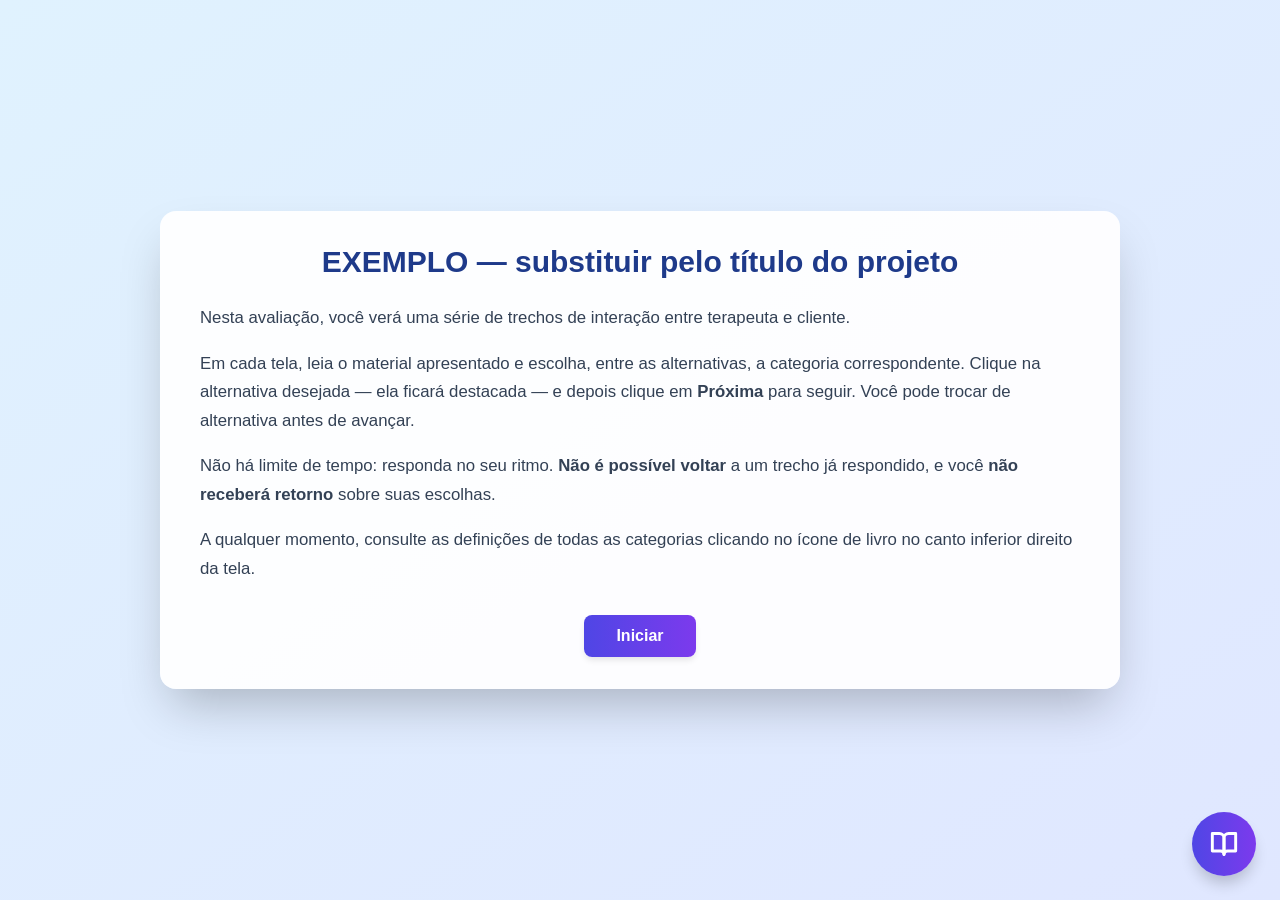
<file: Manual_SiMCCIT/Manual - SiMCCIT/Template/avaliacao.html>
<!DOCTYPE html>
<html lang="pt-BR">
<head>
<meta charset="UTF-8">
<meta name="viewport" content="width=device-width, initial-scale=1.0">
<meta name="robots" content="noindex, nofollow">
<title>Avaliação — SiMCCIT</title>

<!--
================================================================================

   SiMCCIT — TEMPLATE GERAL DE AVALIAÇÃO POR ENSAIOS

   Arquivo único, sem internet e sem instalação: abre com duplo clique.
   Cada projeto derivado (um eixo, um recorte de categorias) é uma CÓPIA deste
   arquivo com o bloco editável trocado.

   Para adaptar: role até "BLOCO EDITÁVEL" logo abaixo. É a única parte a mexer.
   Instruções completas de derivação estão no README.md da pasta principal.

================================================================================
-->

<script>
/* ============================================================================
   ██  BLOCO EDITÁVEL — INÍCIO  ███████████████████████████████████████████████

   Três seções, nesta ordem:
     1. CONFIG      — títulos e textos da sessão
     2. CATEGORIAS  — as alternativas E o conteúdo do guia (mesma fonte)
     3. ENSAIOS     — os itens aplicados, na ordem

   MARCAÇÃO DISPONÍVEL NOS TEXTOS
     <br>                               quebra de linha
     <strong>texto</strong>             negrito
     <em>texto</em>                     itálico
     <span class="destaque">x</span>    realce amarelo
     <span class="destaque-a">x</span>  realce azul
     <span class="destaque-b">x</span>  realce verde
   ========================================================================= */


/* ---------------------------------------------------------------------------
   1. CONFIGURAÇÃO
   --------------------------------------------------------------------------- */

const CONFIG = {

  titulo: "EXEMPLO — substituir pelo título do projeto",

  // Pergunta padrão de todos os ensaios. Um ensaio pode ter a sua própria,
  // se precisar (campo "pergunta").
  perguntaPadrao: "A categoria que corresponde ao trecho é:",

  // Embaralha a ordem dos botões dentro de cada ensaio.
  embaralharOpcoes: true,

  // Exige escolha antes de liberar "Próxima".
  exigirResposta: true,

  mostrarProgresso: true,

  // Largura mínima de cada botão. Define quantos cabem por linha:
  // valores menores = mais colunas. Útil quando o eixo tem muitas categorias.
  larguraMinimaOpcao: "15rem",

  instrucoes: `
    <p>Nesta avaliação, você verá uma série de trechos de interação entre
    terapeuta e cliente.</p>

    <p>Em cada tela, leia o material apresentado e escolha, entre as
    alternativas, a categoria correspondente. Clique na alternativa desejada —
    ela ficará destacada — e depois clique em <strong>Próxima</strong> para
    seguir. Você pode trocar de alternativa antes de avançar.</p>

    <p>Não há limite de tempo: responda no seu ritmo. <strong>Não é possível
    voltar</strong> a um trecho já respondido, e você <strong>não receberá
    retorno</strong> sobre suas escolhas.</p>

    <p>A qualquer momento, consulte as definições de todas as categorias
    clicando no ícone de livro no canto inferior direito da tela.</p>
  `,

  encerramento: `
    <p>Suas respostas foram registradas. Obrigado por participar!</p>
  `
};


/* ---------------------------------------------------------------------------
   2. CATEGORIAS

   Esta lista tem DUAS funções ao mesmo tempo:
     - é o conjunto de alternativas exibido em todo ensaio;
     - é o conteúdo do guia de consulta.
   Por isso o "rotulo" precisa ser escrito uma vez só e usado tal e qual no
   campo "gabarito" dos ensaios.

   CAMPOS
     rotulo     (obrigatório) Texto do botão e título no guia.
     definicao  (obrigatório) Caracterização da categoria, exibida no guia.
     criterio   (opcional)    Critérios de inclusão/exclusão.
     exemplos   (opcional)    Lista de exemplos exibidos no guia.
     grupo      (opcional)    Cria abas no guia (ex.: "Terapeuta"/"Cliente").
                              Com um grupo só, ou nenhum, o guia não usa abas.
   --------------------------------------------------------------------------- */

const CATEGORIAS = [
  {
    rotulo: "Relato (REL)",
    definicao: `Contempla verbalizações em que o cliente descreve ou informa o
                terapeuta sobre a ocorrência de eventos, respostas emocionais,
                estados motivacionais e/ou tendências a ações, sem estabelecer
                relações causais ou funcionais entre eles.`,
    exemplos: [
      `C: "Estou triste, T. To mal... To perdidinha de novo..."`,
      `C: "Naquela hora eu só queria gritar e sair correndo dali..."`
    ]
  },
  {
    rotulo: "Relações (CER)",
    definicao: `É caracterizada por verbalizações em que o cliente estabelece
                relações causais e/ou explicativas (funcionais, correlacionais
                ou de contiguidade) entre eventos.`,
    exemplos: [
      `C: "Eu acho que eu trabalho tanto porque assim eu evito discussões em casa."`
    ]
  },
  {
    rotulo: "Metas (MET)",
    definicao: `Contempla verbalizações do cliente nas quais ele descreve seus
                projetos, planos ou estratégias para a solução de problemas
                trazidos como queixas para a terapia.`,
    criterio: `Refere-se a ação futura. Ação já executada é Relato (REL).`,
    exemplos: [
      `C: "Vou ligar para ela e conversar sobre o que aconteceu."`
    ]
  }
];


/* ---------------------------------------------------------------------------
   3. ENSAIOS

   Aplicados na ordem em que aparecem. Separe cada um com vírgula.

   CAMPOS
     id         (obrigatório) Código único, vai para o relatório.
     enunciado  (obrigatório) O material apresentado. Aceita HTML.
     gabarito   (obrigatório) Igual, caractere por caractere, a um "rotulo"
                              de CATEGORIAS. Omita para não corrigir o ensaio.
     pergunta   (opcional)    Sobrepõe CONFIG.perguntaPadrao neste ensaio.
     opcoes     (opcional)    Sobrepõe a lista de CATEGORIAS neste ensaio.
                              Use só em ensaios de formato diferente.
     colunas    (opcional)    1, 2, 3... ou "auto" (padrão).
   --------------------------------------------------------------------------- */

const ENSAIOS = [

  {
    id: "E01",
    enunciado: `T: E o que você fez depois disso?<br>
                <strong>C: Eu fiquei em casa o dia todo. Não quis ver ninguém,
                não atendi o telefone.</strong>`,
    gabarito: "Relato (REL)"
  },

  {
    id: "E02",
    enunciado: `T: Como você pretende resolver isso?<br>
                <strong>C: Vou ligar para ela e conversar sobre o que
                aconteceu.</strong>`,
    gabarito: "Metas (MET)"
  }

  /* ↓↓↓ Cole os próximos ensaios aqui. Não esqueça a vírgula acima. ↓↓↓ */

];

/* ██  BLOCO EDITÁVEL — FIM  ██████████████████████████████████████████████████
   Daqui para baixo é o funcionamento do aplicativo. Não altere.
   ========================================================================= */
</script>

<style>
:root {
  --primaria: #4f46e5;
  --secundaria: #7c3aed;
  --texto-escuro: #334155;
  --texto-claro: #64748b;
  --fundo-claro: #f1f5f9;
  --borda: #cbd5e1;
  --selecao: #4f46e5;
  --selecao-fundo: #eef2ff;
  --largura-opcao: 15rem;
}

*, *::before, *::after { box-sizing: border-box; }

body {
  font-family: -apple-system, BlinkMacSystemFont, "Segoe UI", Roboto, Helvetica, Arial, sans-serif;
  margin: 0; min-height: 100vh;
  display: flex; align-items: center; justify-content: center;
  background: linear-gradient(to bottom right, #e0f2fe, #e0e7ff);
  color: #1e293b; padding: 1rem;
}

#app { width: 100%; max-width: 60rem; margin: 0 auto; }
.oculto, .hidden { display: none !important; }

.cartao {
  background-color: rgba(255, 255, 255, 0.92);
  border-radius: 1rem; padding: 2rem 2.5rem;
  box-shadow: 0 25px 50px -12px rgba(0, 0, 0, 0.25);
}

h1.titulo {
  font-size: 1.875rem; line-height: 1.25; color: #1e3a8a;
  margin: 0 0 1.5rem; text-align: center;
}

.botao-primario {
  background: linear-gradient(to right, var(--primaria), var(--secundaria));
  color: white; font-weight: bold; font-size: 1rem;
  padding: 0.75rem 2rem; border-radius: 0.5rem; border: none; cursor: pointer;
  font-family: inherit;
  transition: transform 0.2s ease; box-shadow: 0 4px 6px -1px rgba(0,0,0,0.1);
}
.botao-primario:hover:not(:disabled) { transform: scale(1.04); }
.botao-primario:disabled { background: var(--borda); cursor: not-allowed; box-shadow: none; }

.barra-topo {
  display: flex; justify-content: space-between; align-items: center;
  margin-bottom: 1.25rem; color: var(--texto-claro);
  font-size: 0.95rem; font-weight: 500;
}
.barra-progresso {
  height: 6px; background: var(--fundo-claro);
  border-radius: 999px; overflow: hidden; margin-bottom: 1.5rem;
}
.barra-progresso > div {
  height: 100%;
  background: linear-gradient(to right, var(--primaria), var(--secundaria));
  transition: width 0.3s ease;
}

#enunciado {
  background-color: rgba(255,255,255,0.7); border: 1px solid #e2e8f0;
  padding: 1.5rem; border-radius: 0.5rem;
  font-size: 1.125rem; line-height: 1.75; text-align: left;
  box-shadow: inset 0 2px 4px 0 rgba(0,0,0,0.04);
}
#pergunta {
  margin: 1.5rem 0 1rem; font-weight: 600; font-size: 1.05rem;
  text-align: center; color: var(--texto-escuro);
}

/* auto-fit acomoda de 2 a 16+ alternativas sem configuração manual */
#opcoes { display: grid; gap: 0.75rem;
  grid-template-columns: repeat(auto-fit, minmax(var(--largura-opcao), 1fr)); }
#opcoes.colunas-1 { grid-template-columns: 1fr; }
#opcoes.colunas-2 { grid-template-columns: repeat(2, 1fr); }
#opcoes.colunas-3 { grid-template-columns: repeat(3, 1fr); }

.opcao {
  background-color: white; border: 2px solid var(--borda);
  border-radius: 0.5rem; padding: 0.875rem 1rem;
  font-size: 1rem; font-family: inherit; line-height: 1.5;
  color: var(--texto-escuro); text-align: left; cursor: pointer;
  transition: border-color 0.15s, background-color 0.15s;
}
.opcao:hover { border-color: var(--primaria); }
/* Seleção deliberadamente NEUTRA: indica escolha, não acerto. */
.opcao.selecionada {
  border-color: var(--selecao); background-color: var(--selecao-fundo);
  font-weight: 600;
}
.opcao:focus-visible { outline: 3px solid var(--secundaria); outline-offset: 2px; }

.rodape-ensaio { margin-top: 1.75rem; text-align: center; }

.destaque   { background-color: #fef08a; padding: 0.1em 0.2em; border-radius: 0.2em; }
.destaque-a { background-color: #bfdbfe; padding: 0.1em 0.2em; border-radius: 0.2em; }
.destaque-b { background-color: #bbf7d0; padding: 0.1em 0.2em; border-radius: 0.2em; }

#tela-final { text-align: center; }
#campo-codigo {
  width: 100%; max-width: 20rem; padding: 0.75rem 1rem;
  font-size: 1rem; font-family: inherit;
  border: 2px solid var(--borda); border-radius: 0.5rem; text-align: center;
}
#campo-codigo:focus { outline: none; border-color: var(--primaria); }
.caixa-pesquisador {
  margin-top: 2rem; padding: 1.5rem; background-color: var(--fundo-claro);
  border: 1px dashed var(--borda); border-radius: 0.75rem;
}
.rotulo-pesquisador {
  font-size: 0.8rem; text-transform: uppercase; letter-spacing: 0.06em;
  color: var(--texto-claro); font-weight: 700; margin: 0 0 0.75rem;
}
.aviso { margin-top: 1rem; font-size: 0.9rem; color: var(--texto-claro); min-height: 1.25rem; }

.guide-fab {
  position: fixed; bottom: 1.5rem; right: 1.5rem;
  width: 4rem; height: 4rem; border-radius: 50%;
  background: linear-gradient(to right, var(--primaria), var(--secundaria));
  color: white; border: none; cursor: pointer;
  box-shadow: 0 10px 15px -3px rgba(0,0,0,0.2);
  display: flex; align-items: center; justify-content: center;
  z-index: 1000; transition: transform 0.2s ease;
}
.guide-fab:hover { transform: scale(1.1); }
.guide-modal-overlay {
  position: fixed; inset: 0; background-color: rgba(0,0,0,0.6);
  display: flex; align-items: center; justify-content: center;
  z-index: 1001; padding: 1rem;
}
.guide-container {
  background-color: white; border-radius: 1rem; padding: 2rem;
  width: 100%; max-width: 50rem; max-height: 90vh;
  overflow-y: auto; position: relative; text-align: left;
}
.guide-close-btn {
  position: sticky; top: -1rem; float: right;
  background: white; border-radius: 50%; width: 40px; height: 40px;
  display: flex; align-items: center; justify-content: center;
  margin-right: -1rem; border: none; font-size: 2rem; cursor: pointer;
  color: var(--texto-claro); line-height: 1; z-index: 2;
}
.guide-tabs { display: flex; gap: 0.5rem; flex-wrap: wrap;
  border-bottom: 1px solid var(--borda); margin-bottom: 1.5rem; }
.guide-tab-btn {
  padding: 0.75rem 1.25rem; border: none; background: none; cursor: pointer;
  font-size: 1.125rem; font-weight: 600; font-family: inherit;
  color: var(--texto-claro); border-bottom: 3px solid transparent; transition: all 0.2s;
}
.guide-tab-btn.active { color: var(--primaria); border-bottom-color: var(--primaria); }
.guide-category {
  margin-bottom: 1.5rem; padding-bottom: 1.5rem;
  border-bottom: 1px solid var(--fundo-claro);
}
.guide-category:last-child { border-bottom: none; margin-bottom: 0; }
.guide-category h3 {
  font-size: 1.25rem; color: var(--texto-escuro); margin: 0 0 0.5rem;
}
.guide-category p { font-size: 1rem; line-height: 1.6; color: var(--texto-claro); margin: 0; }
.guide-criterio {
  margin-top: 0.75rem; padding: 0.75rem; border-radius: 0.375rem;
  background-color: #fffbeb; border-left: 3px solid #fbbf24;
  font-size: 0.95rem !important; color: var(--texto-escuro) !important;
}
.guide-criterio strong { display: block; margin-bottom: 0.25rem; font-size: 0.85rem;
  text-transform: uppercase; letter-spacing: 0.04em; color: #92400e; }
.guide-examples { margin-top: 1rem; padding-left: 1rem; border-left: 3px solid #e2e8f0; }
.guide-examples-title {
  font-weight: 600; color: var(--texto-escuro);
  font-size: 0.9rem; margin: 0 0 0.5rem;
}
.guide-example {
  background-color: var(--fundo-claro); padding: 0.75rem; border-radius: 0.375rem;
  margin-bottom: 0.5rem !important; font-style: italic;
  color: var(--texto-escuro) !important;
}
.guide-example:last-child { margin-bottom: 0 !important; }

@media (max-width: 640px) {
  body { padding: 0.5rem; }
  .cartao { padding: 1.25rem 1rem; }
  h1.titulo { font-size: 1.375rem; }
  #opcoes, #opcoes.colunas-2, #opcoes.colunas-3 { grid-template-columns: 1fr; }
  #enunciado { padding: 1rem; font-size: 1rem; }
  .guide-container { padding: 1.25rem; }
  .guide-fab { width: 3.25rem; height: 3.25rem; bottom: 1rem; right: 1rem; }
}
</style>
</head>
<body>

<div id="app">

  <section id="tela-instrucoes" class="cartao">
    <h1 class="titulo" id="titulo-instrucoes"></h1>
    <div id="texto-instrucoes" style="color: var(--texto-escuro); font-size: 1.05rem; line-height: 1.7;"></div>
    <div style="text-align: center; margin-top: 2rem;">
      <button id="btn-iniciar" class="botao-primario">Iniciar</button>
    </div>
  </section>

  <section id="tela-ensaio" class="cartao oculto">
    <div class="barra-topo"><span id="indicador-progresso"></span></div>
    <div class="barra-progresso"><div id="preenchimento-progresso" style="width: 0%"></div></div>
    <div id="enunciado"></div>
    <p id="pergunta"></p>
    <div id="opcoes" role="radiogroup" aria-label="Alternativas"></div>
    <div class="rodape-ensaio">
      <button id="btn-proxima" class="botao-primario">Próxima</button>
      <p class="aviso" id="aviso-ensaio"></p>
    </div>
  </section>

  <section id="tela-final" class="cartao oculto">
    <h1 class="titulo" style="color: var(--primaria);">Avaliação concluída</h1>
    <div id="texto-encerramento" style="color: var(--texto-escuro); font-size: 1.1rem;"></div>
    <div class="caixa-pesquisador">
      <p class="rotulo-pesquisador">Para o pesquisador responsável</p>
      <label for="campo-codigo" style="display:block; margin-bottom:0.5rem; color:var(--texto-claro);">
        Código de identificação do participante
      </label>
      <input type="text" id="campo-codigo" placeholder="ex.: P07" autocomplete="off">
      <div style="margin-top: 1.25rem;">
        <button id="btn-baixar" class="botao-primario">Salvar respostas (.csv)</button>
      </div>
      <p class="aviso" id="aviso-final"></p>
    </div>
  </section>

</div>

<button id="btn-guia" class="guide-fab" aria-label="Abrir guia de categorias" title="Guia de categorias">
  <svg xmlns="http://www.w3.org/2000/svg" width="28" height="28" viewBox="0 0 24 24" fill="none" stroke="currentColor" stroke-width="2.5" stroke-linecap="round" stroke-linejoin="round"><path d="M2 3h6a4 4 0 0 1 4 4v14a3 3 0 0 0-3-3H2z"></path><path d="M22 3h-6a4 4 0 0 0-4 4v14a3 3 0 0 1 3-3h7z"></path></svg>
</button>

<div id="modal-guia" class="guide-modal-overlay oculto">
  <div class="guide-container">
    <button id="fechar-guia" class="guide-close-btn" aria-label="Fechar guia">&times;</button>
    <div class="guide-tabs" id="guia-abas"></div>
    <div id="guia-conteudo"></div>
  </div>
</div>

<script>
(function () {
  "use strict";

  const CHAVE_ARMAZENAMENTO = "simccit_avaliacao_v1";

  let indice = 0;
  let escolhaAtual = null;
  let inicioEnsaio = 0;
  let respostas = [];
  let opcoesEmOrdem = [];
  let emAndamento = false;

  const el = (id) => document.getElementById(id);
  const telaInstrucoes = el("tela-instrucoes");
  const telaEnsaio     = el("tela-ensaio");
  const telaFinal      = el("tela-final");
  const caixaOpcoes    = el("opcoes");
  const btnProxima     = el("btn-proxima");
  const avisoEnsaio    = el("aviso-ensaio");

  /* Alternativas de um ensaio: as próprias, se declaradas; senão, todas
     as CATEGORIAS do projeto. É a regra que dispensa repetir as opções
     em cada linha do CSV. */
  function opcoesDe(ensaio) {
    return ensaio.opcoes ? ensaio.opcoes : CATEGORIAS.map((c) => c.rotulo);
  }

  function embaralhar(lista) {
    const copia = lista.slice();
    for (let i = copia.length - 1; i > 0; i--) {
      const j = Math.floor(Math.random() * (i + 1));
      [copia[i], copia[j]] = [copia[j], copia[i]];
    }
    return copia;
  }

  function mostrarTela(tela) {
    [telaInstrucoes, telaEnsaio, telaFinal].forEach((t) => {
      t.classList.toggle("oculto", t !== tela);
    });
    window.scrollTo(0, 0);
  }

  function agoraISO() {
    const d = new Date();
    const p = (n) => String(n).padStart(2, "0");
    return `${d.getFullYear()}-${p(d.getMonth() + 1)}-${p(d.getDate())} ` +
           `${p(d.getHours())}:${p(d.getMinutes())}:${p(d.getSeconds())}`;
  }

  /* --------------------------------------------------------------------
     VALIDAÇÃO
     Roda antes de qualquer coisa. Erros de digitação no bloco editável
     aparecem aqui, e não no meio de uma coleta.
     -------------------------------------------------------------------- */
  function validar() {
    const problemas = [];

    if (!Array.isArray(CATEGORIAS) || CATEGORIAS.length < 2) {
      problemas.push("CATEGORIAS precisa ter pelo menos 2 categorias.");
    } else {
      const rotulos = new Set();
      CATEGORIAS.forEach((c, i) => {
        const onde = `Categoria ${i + 1} (${c && c.rotulo ? c.rotulo : "sem rotulo"})`;
        if (!c.rotulo) problemas.push(`${onde}: falta o campo "rotulo".`);
        else if (rotulos.has(c.rotulo)) problemas.push(`${onde}: rótulo repetido.`);
        else rotulos.add(c.rotulo);
        if (!c.definicao) problemas.push(`${onde}: falta o campo "definicao" (usado no guia).`);
      });
    }

    if (!Array.isArray(ENSAIOS) || ENSAIOS.length === 0) {
      problemas.push("A lista ENSAIOS está vazia.");
      return problemas;
    }

    const ids = new Set();
    ENSAIOS.forEach((e, i) => {
      const onde = `Ensaio ${i + 1} (id: ${e && e.id ? e.id : "sem id"})`;
      if (!e.id) problemas.push(`${onde}: falta o campo "id".`);
      else if (ids.has(e.id)) problemas.push(`${onde}: o id "${e.id}" está repetido.`);
      else ids.add(e.id);

      if (!e.enunciado) problemas.push(`${onde}: falta o campo "enunciado".`);

      const opcoes = opcoesDe(e);
      if (!Array.isArray(opcoes) || opcoes.length < 2) {
        problemas.push(`${onde}: precisa de pelo menos 2 alternativas.`);
        return;
      }
      if (new Set(opcoes).size !== opcoes.length) {
        problemas.push(`${onde}: há alternativas repetidas.`);
      }
      if (e.gabarito !== undefined && !opcoes.includes(e.gabarito)) {
        problemas.push(`${onde}: o gabarito "${e.gabarito}" não corresponde ` +
          `exatamente a nenhuma categoria. Confira acentos, espaços e a sigla.`);
      }
    });

    return problemas;
  }

  function exibirErros(problemas) {
    telaInstrucoes.innerHTML =
      `<h1 class="titulo" style="color:#b91c1c;">Erro na configuração</h1>
       <p style="color:var(--texto-escuro);">Corrija os pontos abaixo no bloco
       editável do arquivo e recarregue a página. A avaliação não foi iniciada.</p>
       <ul style="color:#b91c1c; line-height:1.8; text-align:left;">
         ${problemas.map((p) => `<li>${p}</li>`).join("")}
       </ul>`;
    mostrarTela(telaInstrucoes);
  }

  /* --------------------------------------------------------------------
     PERSISTÊNCIA
     -------------------------------------------------------------------- */
  function salvar() {
    try {
      localStorage.setItem(CHAVE_ARMAZENAMENTO, JSON.stringify({
        indice: indice, respostas: respostas, atualizadoEm: agoraISO()
      }));
    } catch (erro) { /* modo privativo: segue sem retomada automática */ }
  }
  function limparSalvo() {
    try { localStorage.removeItem(CHAVE_ARMAZENAMENTO); } catch (erro) {}
  }
  function lerSalvo() {
    try {
      const bruto = localStorage.getItem(CHAVE_ARMAZENAMENTO);
      if (!bruto) return null;
      const d = JSON.parse(bruto);
      if (!d || !Array.isArray(d.respostas) || d.respostas.length === 0) return null;
      return d;
    } catch (erro) { return null; }
  }

  /* --------------------------------------------------------------------
     ENSAIO
     -------------------------------------------------------------------- */
  function renderizarEnsaio() {
    const ensaio = ENSAIOS[indice];
    escolhaAtual = null;
    avisoEnsaio.textContent = "";

    el("enunciado").innerHTML = ensaio.enunciado;
    el("pergunta").innerHTML = ensaio.pergunta || CONFIG.perguntaPadrao;

    el("indicador-progresso").textContent = CONFIG.mostrarProgresso
      ? `Ensaio ${indice + 1} de ${ENSAIOS.length}` : "";
    el("preenchimento-progresso").style.width = `${(indice / ENSAIOS.length) * 100}%`;

    const deveEmbaralhar = ensaio.embaralharOpcoes !== undefined
      ? ensaio.embaralharOpcoes : CONFIG.embaralharOpcoes;
    const base = opcoesDe(ensaio);
    opcoesEmOrdem = deveEmbaralhar ? embaralhar(base) : base.slice();

    caixaOpcoes.className = (ensaio.colunas && ensaio.colunas !== "auto")
      ? `colunas-${ensaio.colunas}` : "";
    caixaOpcoes.innerHTML = "";

    opcoesEmOrdem.forEach((texto) => {
      const botao = document.createElement("button");
      botao.type = "button";
      botao.className = "opcao";
      botao.innerHTML = texto;
      botao.setAttribute("role", "radio");
      botao.setAttribute("aria-checked", "false");
      botao.addEventListener("click", () => selecionar(texto, botao));
      caixaOpcoes.appendChild(botao);
    });

    btnProxima.disabled = CONFIG.exigirResposta;
    btnProxima.textContent = (indice === ENSAIOS.length - 1) ? "Finalizar" : "Próxima";
    inicioEnsaio = Date.now();
  }

  /* Seleção SEM feedback: marca a escolha e permite trocar. */
  function selecionar(texto, botao) {
    escolhaAtual = texto;
    caixaOpcoes.querySelectorAll(".opcao").forEach((b) => {
      const ativo = b === botao;
      b.classList.toggle("selecionada", ativo);
      b.setAttribute("aria-checked", ativo ? "true" : "false");
    });
    btnProxima.disabled = false;
    avisoEnsaio.textContent = "";
  }

  function avancar() {
    if (CONFIG.exigirResposta && escolhaAtual === null) {
      avisoEnsaio.textContent = "Escolha uma alternativa para continuar.";
      return;
    }

    const ensaio = ENSAIOS[indice];
    const latencia = ((Date.now() - inicioEnsaio) / 1000).toFixed(2);
    const semResposta = escolhaAtual === null;

    let resultado;
    if (ensaio.gabarito === undefined)         resultado = "sem gabarito";
    else if (semResposta)                      resultado = "sem resposta";
    else if (escolhaAtual === ensaio.gabarito) resultado = "Certo";
    else                                       resultado = "Errado";

    respostas.push({
      Ordem: indice + 1,
      EnsaioID: ensaio.id,
      Escolha: semResposta ? "" : escolhaAtual,
      Gabarito: ensaio.gabarito === undefined ? "" : ensaio.gabarito,
      Resultado: resultado,
      PosicaoEscolhida: semResposta ? "" : (opcoesEmOrdem.indexOf(escolhaAtual) + 1),
      TotalOpcoes: opcoesEmOrdem.length,
      Latencia_s: latencia,
      DataHora: agoraISO()
    });

    indice++;
    salvar();   // grava já apontando para o PRÓXIMO ensaio

    if (indice >= ENSAIOS.length) finalizar();
    else renderizarEnsaio();
  }

  function finalizar() {
    emAndamento = false;
    el("preenchimento-progresso").style.width = "100%";
    /* Nenhum escore é exibido: mostrar desempenho aqui seria feedback. */
    mostrarTela(telaFinal);
    el("campo-codigo").focus();
  }

  /* --------------------------------------------------------------------
     EXPORTAÇÃO
     -------------------------------------------------------------------- */
  function campoCsv(valor) {
    const t = String(valor === undefined || valor === null ? "" : valor);
    return /[",;\n\r]/.test(t) ? '"' + t.replace(/"/g, '""') + '"' : t;
  }

  function sanitizarNome(t) {
    return t.normalize("NFD").replace(/[\u0300-\u036f]/g, "")
            .replace(/[^a-zA-Z0-9_-]+/g, "_")
            .replace(/^_+|_+$/g, "").slice(0, 40);
  }

  function baixarCsv() {
    const bruto = el("campo-codigo").value.trim();
    if (!bruto) {
      el("aviso-final").textContent = "Informe o código do participante antes de salvar.";
      el("campo-codigo").focus();
      return;
    }
    const codigo = sanitizarNome(bruto) || "participante";
    const colunas = ["Participante", "Ordem", "EnsaioID", "Escolha", "Gabarito",
                     "Resultado", "PosicaoEscolhida", "TotalOpcoes",
                     "Latencia_s", "DataHora"];

    const linhas = [colunas.join(",")];
    respostas.forEach((r) => {
      linhas.push(colunas.map((c) =>
        campoCsv(c === "Participante" ? bruto : r[c])).join(","));
    });

    const blob = new Blob(["\uFEFF" + linhas.join("\r\n")],
                          { type: "text/csv;charset=utf-8;" });
    const url = URL.createObjectURL(blob);
    const data = new Date().toISOString().slice(0, 10);
    const link = document.createElement("a");
    link.href = url;
    link.download = `${codigo}_${data}.csv`;
    document.body.appendChild(link);
    link.click();
    document.body.removeChild(link);
    setTimeout(() => URL.revokeObjectURL(url), 1000);

    el("aviso-final").textContent = `Arquivo salvo como ${codigo}_${data}.csv`;
    limparSalvo();
  }

  /* --------------------------------------------------------------------
     GUIA — gerado a partir de CATEGORIAS, não escrito à mão.
     É o que permite ao mesmo template servir a qualquer eixo.
     -------------------------------------------------------------------- */
  function montarGuia() {
    const abas = el("guia-abas");
    const conteudo = el("guia-conteudo");
    const grupos = [];
    CATEGORIAS.forEach((c) => {
      const g = c.grupo || "";
      if (!grupos.includes(g)) grupos.push(g);
    });

    function secaoDe(grupo) {
      const div = document.createElement("div");
      div.className = "guide-section";
      CATEGORIAS.filter((c) => (c.grupo || "") === grupo).forEach((c) => {
        const bloco = document.createElement("div");
        bloco.className = "guide-category";

        const h = document.createElement("h3");
        h.textContent = c.rotulo;
        bloco.appendChild(h);

        const p = document.createElement("p");
        p.innerHTML = c.definicao;
        bloco.appendChild(p);

        if (c.criterio) {
          const cr = document.createElement("p");
          cr.className = "guide-criterio";
          cr.innerHTML = "<strong>Critérios de inclusão ou exclusão</strong>" + c.criterio;
          bloco.appendChild(cr);
        }
        if (Array.isArray(c.exemplos) && c.exemplos.length) {
          const cx = document.createElement("div");
          cx.className = "guide-examples";
          const t = document.createElement("h4");
          t.className = "guide-examples-title";
          t.textContent = "Exemplos:";
          cx.appendChild(t);
          c.exemplos.forEach((ex) => {
            const pe = document.createElement("p");
            pe.className = "guide-example";
            pe.innerHTML = ex;
            cx.appendChild(pe);
          });
          bloco.appendChild(cx);
        }
        div.appendChild(bloco);
      });
      return div;
    }

    const secoes = grupos.map(secaoDe);
    secoes.forEach((s, i) => {
      if (i > 0) s.classList.add("oculto");
      conteudo.appendChild(s);
    });

    // Abas só fazem sentido quando o eixo tem mais de um grupo.
    if (grupos.length > 1) {
      grupos.forEach((g, i) => {
        const b = document.createElement("button");
        b.className = "guide-tab-btn" + (i === 0 ? " active" : "");
        b.textContent = g || "Geral";
        b.addEventListener("click", () => {
          abas.querySelectorAll(".guide-tab-btn").forEach((x, j) =>
            x.classList.toggle("active", j === i));
          secoes.forEach((s, j) => s.classList.toggle("oculto", j !== i));
        });
        abas.appendChild(b);
      });
    } else {
      abas.classList.add("oculto");
    }
  }

  function configurarGuia() {
    const modal = el("modal-guia");
    montarGuia();
    el("btn-guia").addEventListener("click", () => modal.classList.remove("oculto"));
    el("fechar-guia").addEventListener("click", () => modal.classList.add("oculto"));
    modal.addEventListener("click", (e) => {
      if (e.target === modal) modal.classList.add("oculto");
    });
    document.addEventListener("keydown", (e) => {
      if (e.key === "Escape") modal.classList.add("oculto");
    });
  }

  /* Sem isto, o botão "voltar" do navegador burlaria a irreversibilidade. */
  function travarRetorno() {
    history.pushState(null, "", location.href);
    window.addEventListener("popstate", () => history.pushState(null, "", location.href));
    window.addEventListener("beforeunload", (e) => {
      if (!emAndamento) return;
      e.preventDefault();
      e.returnValue = "";
    });
  }

  function iniciarAvaliacao() {
    emAndamento = true;
    mostrarTela(telaEnsaio);
    renderizarEnsaio();
  }

  function inicializar() {
    const problemas = validar();
    if (problemas.length > 0) { exibirErros(problemas); return; }

    el("titulo-instrucoes").textContent = CONFIG.titulo;
    el("texto-instrucoes").innerHTML = CONFIG.instrucoes;
    el("texto-encerramento").innerHTML = CONFIG.encerramento;
    document.title = CONFIG.titulo;
    if (CONFIG.larguraMinimaOpcao) {
      document.documentElement.style.setProperty("--largura-opcao", CONFIG.larguraMinimaOpcao);
    }

    configurarGuia();
    travarRetorno();

    el("btn-iniciar").addEventListener("click", iniciarAvaliacao);
    btnProxima.addEventListener("click", avancar);
    el("btn-baixar").addEventListener("click", baixarCsv);
    el("campo-codigo").addEventListener("keydown", (e) => {
      if (e.key === "Enter") baixarCsv();
    });

    const salvo = lerSalvo();
    if (salvo) {
      const feitos = salvo.respostas.length;
      const texto = `Foi encontrada uma sessão interrompida, com ${feitos} ` +
        `${feitos === 1 ? "ensaio respondido" : "ensaios respondidos"} ` +
        `(${salvo.atualizadoEm}).\n\n` +
        `OK = retomar do ensaio ${Math.min(feitos + 1, ENSAIOS.length)}.\n` +
        `Cancelar = descartar e começar do zero.`;
      if (window.confirm(texto)) {
        respostas = salvo.respostas;
        // A contagem de respostas é a fonte de verdade: sobrevive a um
        // rascunho antigo ou corrompido, ao contrário do índice gravado.
        indice = Math.min(salvo.respostas.length, ENSAIOS.length);
        if (indice >= ENSAIOS.length) finalizar();
        else iniciarAvaliacao();
        return;
      }
      limparSalvo();
    }

    mostrarTela(telaInstrucoes);
  }

  document.addEventListener("DOMContentLoaded", inicializar);
})();
</script>

</body>
</html>
</file>
